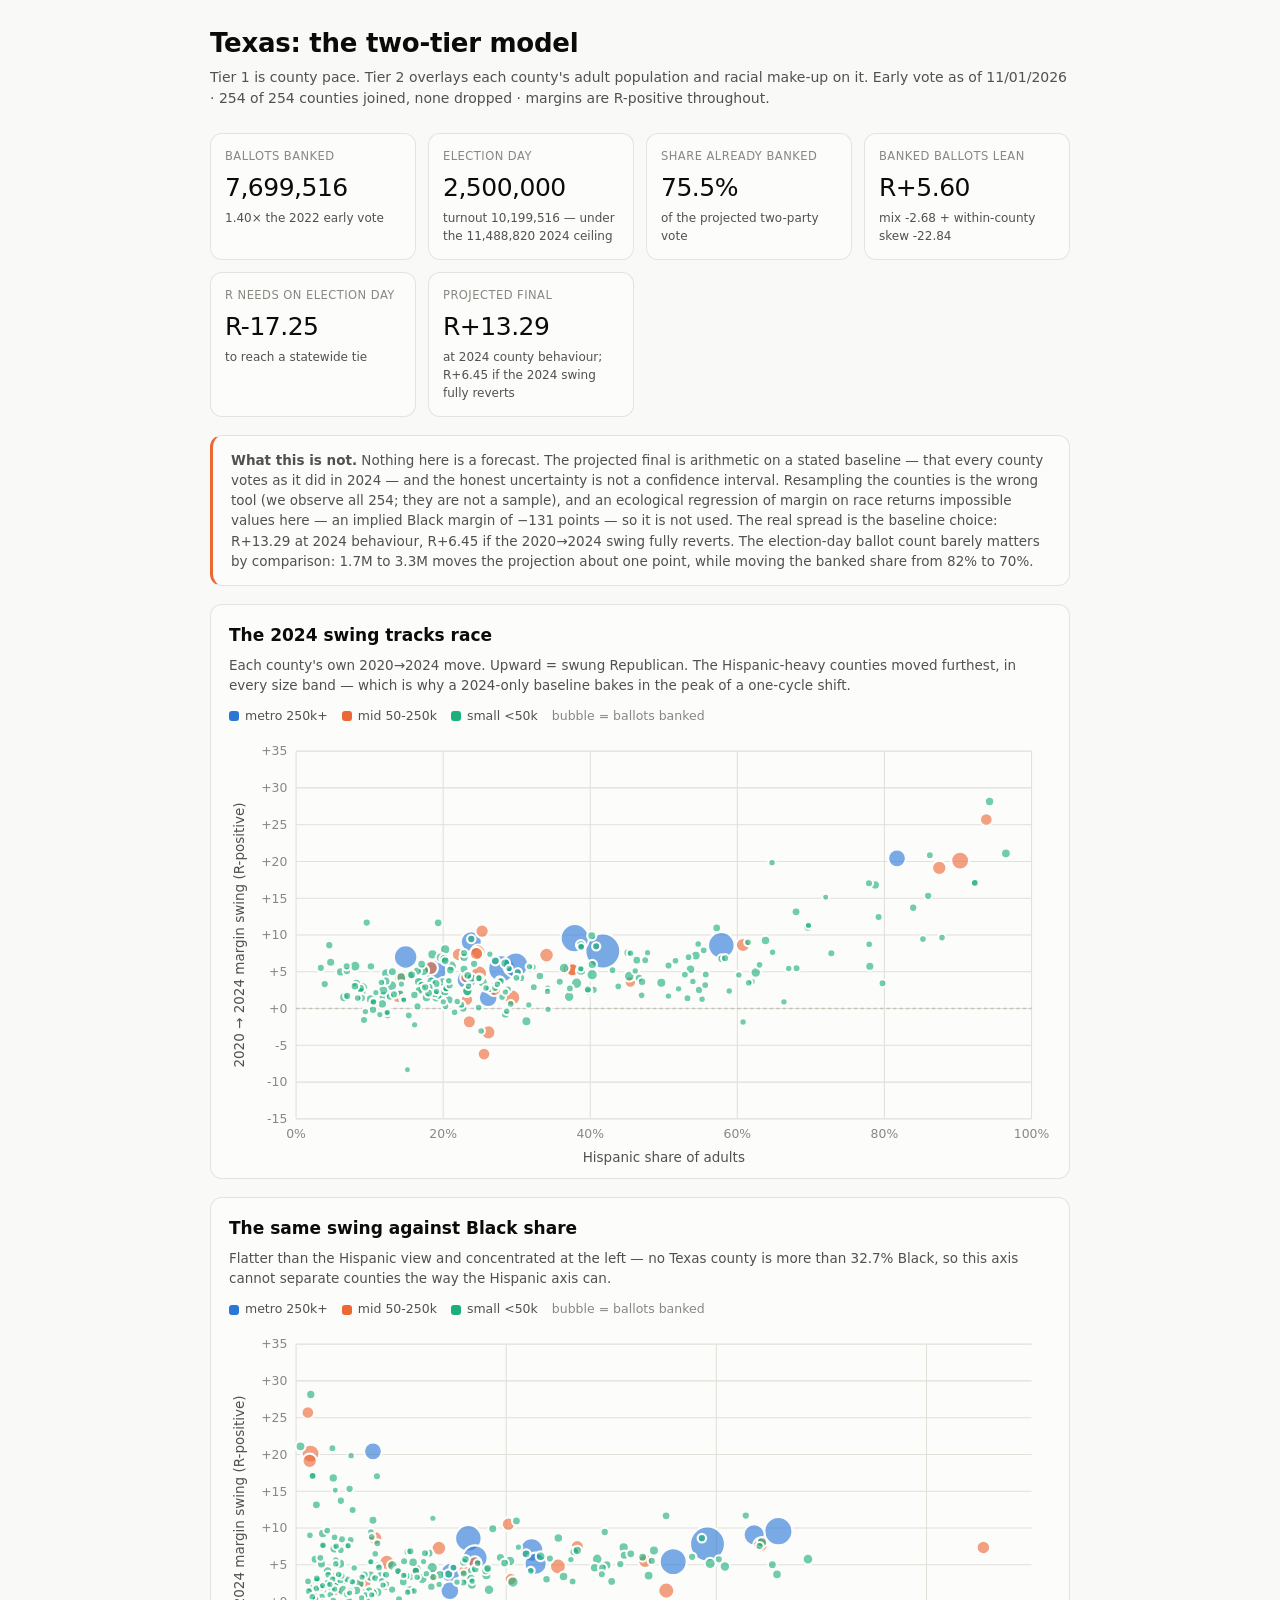
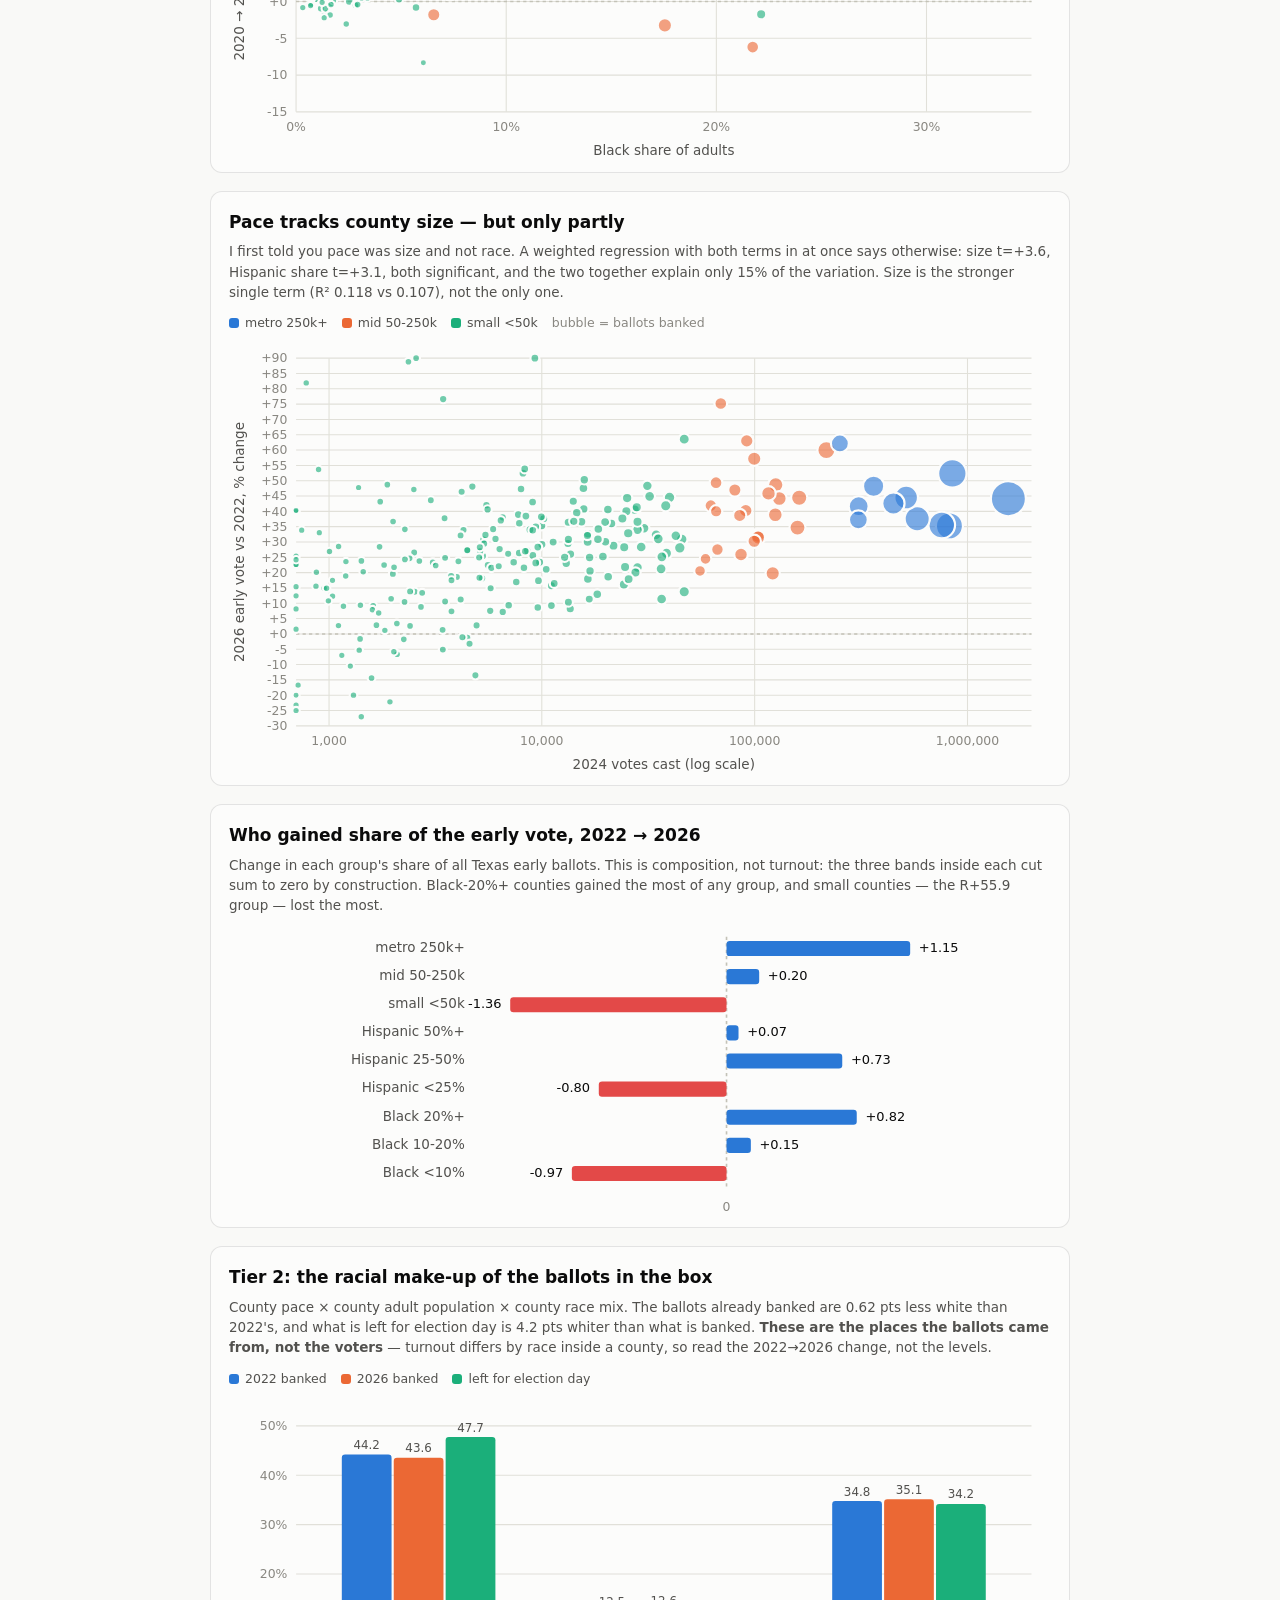
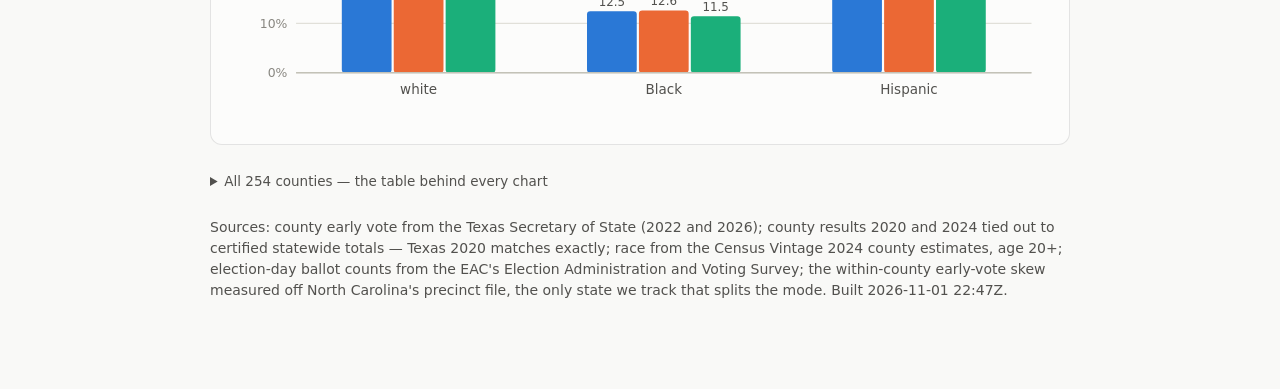
<file: tx-model.html>
<!doctype html>
<html lang="en"><head><meta charset="utf-8">
<meta name="viewport" content="width=device-width, initial-scale=1">
<title>Texas Two-Tier Model</title>
<style>
:root{color-scheme:light;--surface-1:#fcfcfb;--plane:#f9f9f7;--ink:#0b0b0b;
--ink2:#52514e;--muted:#898781;--grid:#e1e0d9;--base:#c3c2b7;
--s1:#2a78d6;--s2:#eb6834;--s3:#1baf7a;--pos:#2a78d6;--neg:#e34948;
--ring:rgba(11,11,11,.10)}
@media (prefers-color-scheme:dark){:root:where(:not([data-theme=light])){color-scheme:dark;
--surface-1:#1a1a19;--plane:#0d0d0d;--ink:#f0efec;--ink2:#c3c2b7;--muted:#898781;
--grid:#2c2c2a;--base:#383835;--s1:#3987e5;--s2:#d95926;--s3:#199e70;
--pos:#3987e5;--neg:#e66767;--ring:rgba(255,255,255,.10)}}
:root[data-theme=dark]{color-scheme:dark;--surface-1:#1a1a19;--plane:#0d0d0d;--ink:#f0efec;
--ink2:#c3c2b7;--muted:#898781;--grid:#2c2c2a;--base:#383835;--s1:#3987e5;--s2:#d95926;
--s3:#199e70;--pos:#3987e5;--neg:#e66767;--ring:rgba(255,255,255,.10)}
*{box-sizing:border-box}
body{margin:0;background:var(--plane);color:var(--ink);
font:15px/1.5 system-ui,-apple-system,"Segoe UI",sans-serif;padding:24px 16px 64px}
.wrap{max-width:860px;margin:0 auto}
h1{font-size:26px;margin:0 0 4px;letter-spacing:-.01em}
.sub{color:var(--ink2);margin:0 0 24px;font-size:14px}
.card{background:var(--surface-1);border:1px solid var(--ring);border-radius:12px;
padding:18px 18px 10px;margin:0 0 18px}
h3{font-size:17px;margin:0 0 6px}
.note{color:var(--ink2);font-size:13.5px;margin:0 0 12px}
svg{width:100%;height:auto;display:block;overflow:visible}
.grid{stroke:var(--grid);stroke-width:1}
.zero{stroke:var(--base);stroke-width:1.5;stroke-dasharray:3 3}
.base{stroke:var(--base);stroke-width:1.5}
.tick{fill:var(--muted);font-size:11.5px;font-variant-numeric:tabular-nums}
.axis{fill:var(--ink2);font-size:12.5px}
.rowlab{fill:var(--ink2);font-size:12.5px}
.val{fill:var(--ink);font-size:12px;font-variant-numeric:tabular-nums}
.val.sm{font-size:11px;fill:var(--ink2)}
.dot{fill-opacity:.62;stroke:var(--surface-1);stroke-width:2}
.dot:hover{fill-opacity:.95}
.s1{fill:var(--s1)} .s2{fill:var(--s2)} .s3{fill:var(--s3)}
.bar.pos{fill:var(--pos)} .bar.neg{fill:var(--neg)}
.legend{display:flex;flex-wrap:wrap;gap:14px;margin:0 0 10px;font-size:12.5px;color:var(--ink2)}
.key{display:inline-flex;align-items:center;gap:6px}
.key i{width:10px;height:10px;border-radius:3px;display:inline-block}
.key i.s1{background:var(--s1)} .key i.s2{background:var(--s2)} .key i.s3{background:var(--s3)}
.key.muted{color:var(--muted)}
.tiles{display:grid;grid-template-columns:repeat(auto-fit,minmax(170px,1fr));gap:12px;margin:0 0 18px}
.tile{background:var(--surface-1);border:1px solid var(--ring);border-radius:12px;padding:14px}
.tl{font-size:11.5px;text-transform:uppercase;letter-spacing:.04em;color:var(--muted)}
.tv{font-size:25px;margin:4px 0 2px;letter-spacing:-.02em}
.ts{font-size:12px;color:var(--ink2)}
#tip{position:fixed;pointer-events:none;opacity:0;transition:opacity .1s;
background:var(--ink);color:var(--surface-1);padding:7px 10px;border-radius:7px;
font-size:12.5px;max-width:300px;z-index:9}
details{margin:0 0 18px}
summary{cursor:pointer;color:var(--ink2);font-size:13.5px;padding:8px 0}
table{width:100%;border-collapse:collapse;font-size:12.5px;
font-variant-numeric:tabular-nums}
th,td{text-align:right;padding:5px 7px;border-bottom:1px solid var(--grid)}
th:first-child,td:first-child{text-align:left}
th{color:var(--muted);font-weight:600;position:sticky;top:0;background:var(--surface-1)}
.scroll{max-height:460px;overflow:auto;border:1px solid var(--ring);border-radius:10px}
.caveat{background:var(--surface-1);border:1px solid var(--ring);border-left:3px solid var(--s2);
border-radius:12px;padding:14px 18px;margin:0 0 18px;font-size:13.5px;color:var(--ink2)}
@media (max-width:640px){body{padding:16px 16px 48px} .tv{font-size:22px}}
</style></head><body><div class="wrap">
<h1>Texas: the two-tier model</h1>
<p class="sub">Tier 1 is county pace. Tier 2 overlays each county's adult population and racial
make-up on it. Early vote as of 11/01/2026 &#183; 254 of 254 counties
joined, none dropped &#183; margins are R-positive throughout.</p>
<div class="tiles"><div class="tile"><div class="tl">ballots banked</div><div class="tv">7,699,516</div><div class="ts">1.40× the 2022 early vote</div></div><div class="tile"><div class="tl">election day</div><div class="tv">2,500,000</div><div class="ts">turnout 10,199,516 — under the 11,488,820 2024 ceiling</div></div><div class="tile"><div class="tl">share already banked</div><div class="tv">75.5%</div><div class="ts">of the projected two-party vote</div></div><div class="tile"><div class="tl">banked ballots lean</div><div class="tv">R+5.60</div><div class="ts">mix -2.68 + within-county skew -22.84</div></div><div class="tile"><div class="tl">R needs on election day</div><div class="tv">R-17.25</div><div class="ts">to reach a statewide tie</div></div><div class="tile"><div class="tl">projected final</div><div class="tv">R+13.29</div><div class="ts">at 2024 county behaviour; R+6.45 if the 2024 swing fully reverts</div></div></div>
<div class="caveat"><strong>What this is not.</strong> Nothing here is a forecast. The projected
final is arithmetic on a stated baseline &mdash; that every county votes as it did in 2024 &mdash;
and the honest uncertainty is not a confidence interval. Resampling the counties is the wrong tool
(we observe all 254; they are not a sample), and an ecological regression of margin on race returns
impossible values here &mdash; an implied Black margin of &minus;131 points &mdash; so it is not
used. The real spread is the baseline choice: R+13.29 at 2024 behaviour, R+6.45 if the 2020&#8594;2024
swing fully reverts. The election-day ballot count barely matters by comparison: 1.7M to 3.3M moves
the projection about one point, while moving the banked share from 82% to 70%.</div>
<figure class="card"><h3>The 2024 swing tracks race</h3><p class="note">Each county's own 2020→2024 move. Upward = swung Republican. The Hispanic-heavy counties moved furthest, in every size band — which is why a 2024-only baseline bakes in the peak of a one-cycle shift.</p><div class="legend"><span class="key"><i class="s1"></i>metro 250k+</span> <span class="key"><i class="s2"></i>mid 50-250k</span> <span class="key"><i class="s3"></i>small &lt;50k</span><span class="key muted">bubble = ballots banked</span></div><svg viewBox="0 0 760 400" role="img" aria-label="The 2024 swing tracks race"><line class="grid" x1="62" x2="742" y1="354.0" y2="354.0"/><text class="tick" x="54" y="358.0" text-anchor="end">-15</text><line class="grid" x1="62" x2="742" y1="320.0" y2="320.0"/><text class="tick" x="54" y="324.0" text-anchor="end">-10</text><line class="grid" x1="62" x2="742" y1="286.0" y2="286.0"/><text class="tick" x="54" y="290.0" text-anchor="end">-5</text><line class="grid" x1="62" x2="742" y1="252.0" y2="252.0"/><text class="tick" x="54" y="256.0" text-anchor="end">+0</text><line class="grid" x1="62" x2="742" y1="218.0" y2="218.0"/><text class="tick" x="54" y="222.0" text-anchor="end">+5</text><line class="grid" x1="62" x2="742" y1="184.0" y2="184.0"/><text class="tick" x="54" y="188.0" text-anchor="end">+10</text><line class="grid" x1="62" x2="742" y1="150.0" y2="150.0"/><text class="tick" x="54" y="154.0" text-anchor="end">+15</text><line class="grid" x1="62" x2="742" y1="116.0" y2="116.0"/><text class="tick" x="54" y="120.0" text-anchor="end">+20</text><line class="grid" x1="62" x2="742" y1="82.0" y2="82.0"/><text class="tick" x="54" y="86.0" text-anchor="end">+25</text><line class="grid" x1="62" x2="742" y1="48.0" y2="48.0"/><text class="tick" x="54" y="52.0" text-anchor="end">+30</text><line class="grid" x1="62" x2="742" y1="14.0" y2="14.0"/><text class="tick" x="54" y="18.0" text-anchor="end">+35</text><line class="grid" x1="62.0" x2="62.0" y1="14" y2="354"/><text class="tick" x="62.0" y="372" text-anchor="middle">0%</text><line class="grid" x1="198.0" x2="198.0" y1="14" y2="354"/><text class="tick" x="198.0" y="372" text-anchor="middle">20%</text><line class="grid" x1="334.0" x2="334.0" y1="14" y2="354"/><text class="tick" x="334.0" y="372" text-anchor="middle">40%</text><line class="grid" x1="470.0" x2="470.0" y1="14" y2="354"/><text class="tick" x="470.0" y="372" text-anchor="middle">60%</text><line class="grid" x1="606.0" x2="606.0" y1="14" y2="354"/><text class="tick" x="606.0" y="372" text-anchor="middle">80%</text><line class="grid" x1="742.0" x2="742.0" y1="14" y2="354"/><text class="tick" x="742.0" y="372" text-anchor="middle">100%</text><line class="zero" x1="62" x2="742" y1="252.0" y2="252.0"/><circle class="dot s1" cx="345.6" cy="198.8" r="16.2" data-t="Harris County &#183; Hispanic share of adults 41.7 &#183; 2020 → 2024 margin swing (R-positive) +7.8 &#183; 1,081,010 banked &#183; pace 1.44"/><circle class="dot s1" cx="319.7" cy="186.9" r="13.1" data-t="Dallas County &#183; Hispanic share of adults 37.9 &#183; 2020 → 2024 margin swing (R-positive) +9.6 &#183; 623,386 banked &#183; pace 1.52"/><circle class="dot s1" cx="252.1" cy="215.1" r="12.5" data-t="Tarrant County &#183; Hispanic share of adults 27.9 &#183; 2020 → 2024 margin swing (R-positive) +5.4 &#183; 555,391 banked &#183; pace 1.35"/><circle class="dot s1" cx="455.2" cy="193.5" r="12.3" data-t="Bexar County &#183; Hispanic share of adults 57.8 &#183; 2020 → 2024 margin swing (R-positive) +8.6 &#183; 525,326 banked &#183; pace 1.36"/><circle class="dot s1" cx="265.1" cy="211.7" r="11.6" data-t="Travis County &#183; Hispanic share of adults 29.9 &#183; 2020 → 2024 margin swing (R-positive) +5.9 &#183; 453,642 banked &#183; pace 1.38"/><circle class="dot s1" cx="163.3" cy="204.3" r="10.9" data-t="Collin County &#183; Hispanic share of adults 14.9 &#183; 2020 → 2024 margin swing (R-positive) +7.0 &#183; 382,559 banked &#183; pace 1.45"/><circle class="dot s1" cx="191.0" cy="217.0" r="10.3" data-t="Denton County &#183; Hispanic share of adults 19.0 &#183; 2020 → 2024 margin swing (R-positive) +5.1 &#183; 324,506 banked &#183; pace 1.43"/><circle class="dot s1" cx="224.0" cy="190.2" r="9.8" data-t="Fort Bend County &#183; Hispanic share of adults 23.8 &#183; 2020 → 2024 margin swing (R-positive) +9.1 &#183; 277,280 banked &#183; pace 1.48"/><circle class="dot s1" cx="219.6" cy="225.3" r="9.2" data-t="Williamson County &#183; Hispanic share of adults 23.2 &#183; 2020 → 2024 margin swing (R-positive) +3.9 &#183; 232,693 banked &#183; pace 1.42"/><circle class="dot s1" cx="239.6" cy="242.0" r="8.7" data-t="Montgomery County &#183; Hispanic share of adults 26.1 &#183; 2020 → 2024 margin swing (R-positive) +1.5 &#183; 192,293 banked &#183; pace 1.37"/><circle class="dot s2" cx="676.0" cy="115.2" r="8.3" data-t="Hidalgo County &#183; Hispanic share of adults 90.3 &#183; 2020 → 2024 margin swing (R-positive) +20.1 &#183; 166,613 banked &#183; pace 1.60"/><circle class="dot s1" cx="617.6" cy="113.1" r="8.3" data-t="El Paso County &#183; Hispanic share of adults 81.7 &#183; 2020 → 2024 margin swing (R-positive) +20.4 &#183; 163,554 banked &#183; pace 1.62"/><circle class="dot s2" cx="261.9" cy="241.9" r="7.5" data-t="Brazoria County &#183; Hispanic share of adults 29.4 &#183; 2020 → 2024 margin swing (R-positive) +1.5 &#183; 117,056 banked &#183; pace 1.44"/><circle class="dot s2" cx="231.2" cy="219.5" r="7.4" data-t="Galveston County &#183; Hispanic share of adults 24.9 &#183; 2020 → 2024 margin swing (R-positive) +4.8 &#183; 110,859 banked &#183; pace 1.35"/><circle class="dot s2" cx="315.6" cy="215.8" r="7.1" data-t="Hays County &#183; Hispanic share of adults 37.3 &#183; 2020 → 2024 margin swing (R-positive) +5.3 &#183; 98,053 banked &#183; pace 1.49"/><circle class="dot s2" cx="230.4" cy="199.6" r="6.8" data-t="Bell County &#183; Hispanic share of adults 24.8 &#183; 2020 → 2024 margin swing (R-positive) +7.7 &#183; 83,393 banked &#183; pace 1.44"/><circle class="dot s2" cx="293.6" cy="202.6" r="6.8" data-t="Lubbock County &#183; Hispanic share of adults 34.1 &#183; 2020 → 2024 margin swing (R-positive) +7.3 &#183; 82,952 banked &#183; pace 1.39"/><circle class="dot s2" cx="656.7" cy="121.9" r="6.7" data-t="Cameron County &#183; Hispanic share of adults 87.5 &#183; 2020 → 2024 margin swing (R-positive) +19.1 &#183; 80,027 banked &#183; pace 1.46"/><circle class="dot s2" cx="475.2" cy="193.2" r="6.6" data-t="Nueces County &#183; Hispanic share of adults 60.8 &#183; 2020 → 2024 margin swing (R-positive) +8.6 &#183; 73,669 banked &#183; pace 1.20"/><circle class="dot s2" cx="239.8" cy="274.0" r="6.6" data-t="Ellis County &#183; Hispanic share of adults 26.1 &#183; 2020 → 2024 margin swing (R-positive) -3.2 &#183; 71,842 banked &#183; pace 1.57"/><circle class="dot s2" cx="245.3" cy="233.9" r="6.5" data-t="Comal County &#183; Hispanic share of adults 26.9 &#183; 2020 → 2024 margin swing (R-positive) +2.7 &#183; 70,334 banked &#183; pace 1.32"/><circle class="dot s2" cx="186.6" cy="214.5" r="6.5" data-t="Smith County &#183; Hispanic share of adults 18.3 &#183; 2020 → 2024 margin swing (R-positive) +5.5 &#183; 67,884 banked &#183; pace 1.31"/><circle class="dot s2" cx="212.3" cy="202.0" r="6.3" data-t="Jefferson County &#183; Hispanic share of adults 22.1 &#183; 2020 → 2024 margin swing (R-positive) +7.4 &#183; 59,938 banked &#183; pace 1.26"/><circle class="dot s2" cx="156.5" cy="240.8" r="6.2" data-t="Parker County &#183; Hispanic share of adults 13.9 &#183; 2020 → 2024 margin swing (R-positive) +1.6 &#183; 59,331 banked &#183; pace 1.40"/><circle class="dot s2" cx="234.0" cy="180.5" r="6.2" data-t="Brazos County &#183; Hispanic share of adults 25.3 &#183; 2020 → 2024 margin swing (R-positive) +10.5 &#183; 58,702 banked &#183; pace 1.63"/><circle class="dot s2" cx="228.8" cy="201.2" r="6.2" data-t="McLennan County &#183; Hispanic share of adults 24.5 &#183; 2020 → 2024 margin swing (R-positive) +7.5 &#183; 58,660 banked &#183; pace 1.30"/><circle class="dot s2" cx="222.2" cy="264.2" r="6.1" data-t="Johnson County &#183; Hispanic share of adults 23.6 &#183; 2020 → 2024 margin swing (R-positive) -1.8 &#183; 54,840 banked &#183; pace 1.47"/><circle class="dot s2" cx="317.7" cy="216.2" r="6.1" data-t="Guadalupe County &#183; Hispanic share of adults 37.6 &#183; 2020 → 2024 margin swing (R-positive) +5.3 &#183; 53,941 banked &#183; pace 1.39"/><circle class="dot s2" cx="235.8" cy="294.1" r="5.9" data-t="Kaufman County &#183; Hispanic share of adults 25.6 &#183; 2020 → 2024 margin swing (R-positive) -6.2 &#183; 47,422 banked &#183; pace 1.75"/><circle class="dot s2" cx="700.2" cy="77.2" r="5.9" data-t="Webb County &#183; Hispanic share of adults 93.9 &#183; 2020 → 2024 margin swing (R-positive) +25.7 &#183; 46,271 banked &#183; pace 1.49"/><circle class="dot s2" cx="196.0" cy="231.2" r="5.8" data-t="Rockwall County &#183; Hispanic share of adults 19.7 &#183; 2020 → 2024 margin swing (R-positive) +3.1 &#183; 43,557 banked &#183; pace 1.42"/><circle class="dot s2" cx="220.0" cy="243.8" r="5.8" data-t="Randall County &#183; Hispanic share of adults 23.2 &#183; 2020 → 2024 margin swing (R-positive) +1.2 &#183; 42,004 banked &#183; pace 1.28"/><circle class="dot s2" cx="158.2" cy="223.7" r="5.7" data-t="Grayson County &#183; Hispanic share of adults 14.2 &#183; 2020 → 2024 margin swing (R-positive) +4.2 &#183; 41,083 banked &#183; pace 1.40"/><circle class="dot s2" cx="219.2" cy="223.5" r="5.4" data-t="Taylor County &#183; Hispanic share of adults 23.1 &#183; 2020 → 2024 margin swing (R-positive) +4.2 &#183; 31,869 banked &#183; pace 1.21"/><circle class="dot s2" cx="371.1" cy="227.5" r="5.4" data-t="Midland County &#183; Hispanic share of adults 45.5 &#183; 2020 → 2024 margin swing (R-positive) +3.6 &#183; 31,740 banked &#183; pace 1.24"/><circle class="dot s3" cx="335.8" cy="220.7" r="5.3" data-t="Bastrop County &#183; Hispanic share of adults 40.3 &#183; 2020 → 2024 margin swing (R-positive) +4.6 &#183; 28,813 banked &#183; pace 1.45"/><circle class="dot s3" cx="321.4" cy="228.6" r="5.3" data-t="Tom Green County &#183; Hispanic share of adults 38.1 &#183; 2020 → 2024 margin swing (R-positive) +3.4 &#183; 27,087 banked &#183; pace 1.31"/><circle class="dot s3" cx="189.4" cy="234.0" r="5.3" data-t="Wichita County &#183; Hispanic share of adults 18.7 &#183; 2020 → 2024 margin swing (R-positive) +2.6 &#183; 26,926 banked &#183; pace 1.28"/><circle class="dot s3" cx="179.8" cy="216.8" r="5.2" data-t="Gregg County &#183; Hispanic share of adults 17.3 &#183; 2020 → 2024 margin swing (R-positive) +5.2 &#183; 26,620 banked &#183; pace 1.14"/><circle class="dot s3" cx="191.8" cy="241.3" r="5.2" data-t="Wise County &#183; Hispanic share of adults 19.1 &#183; 2020 → 2024 margin swing (R-positive) +1.6 &#183; 24,715 banked &#183; pace 1.42"/><circle class="dot s3" cx="195.9" cy="233.5" r="5.1" data-t="Hunt County &#183; Hispanic share of adults 19.7 &#183; 2020 → 2024 margin swing (R-positive) +2.7 &#183; 23,670 banked &#183; pace 1.64"/><circle class="dot s3" cx="150.4" cy="230.8" r="5.1" data-t="Henderson County &#183; Hispanic share of adults 13.0 &#183; 2020 → 2024 margin swing (R-positive) +3.1 &#183; 22,751 banked &#183; pace 1.26"/><circle class="dot s3" cx="205.8" cy="212.6" r="5.0" data-t="Angelina County &#183; Hispanic share of adults 21.1 &#183; 2020 → 2024 margin swing (R-positive) +5.8 &#183; 20,374 banked &#183; pace 1.32"/><circle class="dot s3" cx="219.8" cy="236.2" r="5.0" data-t="Kendall County &#183; Hispanic share of adults 23.2 &#183; 2020 → 2024 margin swing (R-positive) +2.3 &#183; 20,084 banked &#183; pace 1.28"/><circle class="dot s3" cx="143.3" cy="240.8" r="5.0" data-t="Hood County &#183; Hispanic share of adults 11.9 &#183; 2020 → 2024 margin swing (R-positive) +1.6 &#183; 19,977 banked &#183; pace 1.11"/><circle class="dot s3" cx="123.7" cy="232.5" r="5.0" data-t="Orange County &#183; Hispanic share of adults 9.1 &#183; 2020 → 2024 margin swing (R-positive) +2.9 &#183; 19,958 banked &#183; pace 1.21"/><circle class="dot s3" cx="370.1" cy="222.0" r="5.0" data-t="Victoria County &#183; Hispanic share of adults 45.3 &#183; 2020 → 2024 margin swing (R-positive) +4.4 &#183; 19,860 banked &#183; pace 1.31"/><circle class="dot s3" cx="309.8" cy="214.5" r="5.0" data-t="Potter County &#183; Hispanic share of adults 36.4 &#183; 2020 → 2024 margin swing (R-positive) +5.5 &#183; 19,632 banked &#183; pace 1.45"/><circle class="dot s3" cx="116.6" cy="212.8" r="5.0" data-t="Bowie County &#183; Hispanic share of adults 8.0 &#183; 2020 → 2024 margin swing (R-positive) +5.8 &#183; 19,613 banked &#183; pace 1.25"/><circle class="dot s3" cx="314.5" cy="241.1" r="4.9" data-t="Liberty County &#183; Hispanic share of adults 37.1 &#183; 2020 → 2024 margin swing (R-positive) +1.6 &#183; 19,578 banked &#183; pace 1.48"/><circle class="dot s3" cx="487.0" cy="218.7" r="4.9" data-t="Ector County &#183; Hispanic share of adults 62.5 &#183; 2020 → 2024 margin swing (R-positive) +4.9 &#183; 19,483 banked &#183; pace 1.32"/><circle class="dot s3" cx="145.4" cy="219.6" r="4.9" data-t="Harrison County &#183; Hispanic share of adults 12.3 &#183; 2020 → 2024 margin swing (R-positive) +4.8 &#183; 19,376 banked &#183; pace 1.34"/><circle class="dot s3" cx="200.0" cy="235.7" r="4.9" data-t="Burnet County &#183; Hispanic share of adults 20.3 &#183; 2020 → 2024 margin swing (R-positive) +2.4 &#183; 18,930 banked &#183; pace 1.34"/><circle class="dot s3" cx="220.4" cy="235.7" r="4.9" data-t="Kerr County &#183; Hispanic share of adults 23.3 &#183; 2020 → 2024 margin swing (R-positive) +2.4 &#183; 18,909 banked &#183; pace 1.22"/><circle class="dot s3" cx="199.8" cy="197.3" r="4.8" data-t="Walker County &#183; Hispanic share of adults 20.3 &#183; 2020 → 2024 margin swing (R-positive) +8.1 &#183; 16,578 banked &#183; pace 1.44"/><circle class="dot s3" cx="325.5" cy="217.0" r="4.8" data-t="Wilson County &#183; Hispanic share of adults 38.8 &#183; 2020 → 2024 margin swing (R-positive) +5.2 &#183; 16,562 banked &#183; pace 1.41"/><circle class="dot s3" cx="188.1" cy="202.0" r="4.8" data-t="Nacogdoches County &#183; Hispanic share of adults 18.6 &#183; 2020 → 2024 margin swing (R-positive) +7.4 &#183; 15,761 banked &#183; pace 1.33"/><circle class="dot s3" cx="234.5" cy="227.7" r="4.7" data-t="Chambers County &#183; Hispanic share of adults 25.4 &#183; 2020 → 2024 margin swing (R-positive) +3.6 &#183; 15,012 banked &#183; pace 1.40"/><circle class="dot s3" cx="106.5" cy="241.5" r="4.7" data-t="Hardin County &#183; Hispanic share of adults 6.5 &#183; 2020 → 2024 margin swing (R-positive) +1.6 &#183; 14,933 banked &#183; pace 1.37"/><circle class="dot s3" cx="399.7" cy="228.2" r="4.7" data-t="Medina County &#183; Hispanic share of adults 49.7 &#183; 2020 → 2024 margin swing (R-positive) +3.5 &#183; 14,882 banked &#183; pace 1.22"/><circle class="dot s3" cx="142.6" cy="235.3" r="4.7" data-t="Van Zandt County &#183; Hispanic share of adults 11.9 &#183; 2020 → 2024 margin swing (R-positive) +2.5 &#183; 14,317 banked &#183; pace 1.41"/><circle class="dot s3" cx="195.8" cy="204.9" r="4.7" data-t="Coryell County &#183; Hispanic share of adults 19.7 &#183; 2020 → 2024 margin swing (R-positive) +6.9 &#183; 14,167 banked &#183; pace 1.38"/><circle class="dot s3" cx="131.1" cy="243.4" r="4.7" data-t="Wood County &#183; Hispanic share of adults 10.2 &#183; 2020 → 2024 margin swing (R-positive) +1.3 &#183; 13,788 banked &#183; pace 1.28"/><circle class="dot s3" cx="275.0" cy="263.8" r="4.7" data-t="Waller County &#183; Hispanic share of adults 31.3 &#183; 2020 → 2024 margin swing (R-positive) -1.7 &#183; 13,673 banked &#183; pace 1.20"/><circle class="dot s3" cx="159.4" cy="223.0" r="4.7" data-t="Polk County &#183; Hispanic share of adults 14.3 &#183; 2020 → 2024 margin swing (R-positive) +4.3 &#183; 13,528 banked &#183; pace 1.16"/><circle class="dot s3" cx="431.6" cy="203.0" r="4.6" data-t="San Patricio County &#183; Hispanic share of adults 54.4 &#183; 2020 → 2024 margin swing (R-positive) +7.2 &#183; 13,010 banked &#183; pace 1.18"/><circle class="dot s3" cx="177.1" cy="228.0" r="4.6" data-t="Rusk County &#183; Hispanic share of adults 16.9 &#183; 2020 → 2024 margin swing (R-positive) +3.5 &#183; 12,020 banked &#183; pace 1.29"/><circle class="dot s3" cx="718.3" cy="108.5" r="4.6" data-t="Starr County &#183; Hispanic share of adults 96.5 &#183; 2020 → 2024 margin swing (R-positive) +21.1 &#183; 11,866 banked &#183; pace 1.30"/><circle class="dot s3" cx="117.6" cy="228.9" r="4.5" data-t="Lamar County &#183; Hispanic share of adults 8.2 &#183; 2020 → 2024 margin swing (R-positive) +3.4 &#183; 11,505 banked &#183; pace 1.36"/><circle class="dot s3" cx="426.7" cy="215.6" r="4.5" data-t="Caldwell County &#183; Hispanic share of adults 53.6 &#183; 2020 → 2024 margin swing (R-positive) +5.3 &#183; 11,233 banked &#183; pace 1.48"/><circle class="dot s3" cx="167.7" cy="220.8" r="4.5" data-t="Washington County &#183; Hispanic share of adults 15.6 &#183; 2020 → 2024 margin swing (R-positive) +4.6 &#183; 11,204 banked &#183; pace 1.13"/><circle class="dot s3" cx="194.6" cy="239.4" r="4.5" data-t="Gillespie County &#183; Hispanic share of adults 19.5 &#183; 2020 → 2024 margin swing (R-positive) +1.9 &#183; 11,018 banked &#183; pace 1.33"/><circle class="dot s3" cx="187.0" cy="226.9" r="4.5" data-t="Anderson County &#183; Hispanic share of adults 18.4 &#183; 2020 → 2024 margin swing (R-positive) +3.7 &#183; 10,906 banked &#183; pace 1.25"/><circle class="dot s3" cx="182.6" cy="241.8" r="4.5" data-t="Cooke County &#183; Hispanic share of adults 17.7 &#183; 2020 → 2024 margin swing (R-positive) +1.5 &#183; 10,739 banked &#183; pace 1.41"/><circle class="dot s3" cx="122.6" cy="236.7" r="4.5" data-t="Upshur County &#183; Hispanic share of adults 8.9 &#183; 2020 → 2024 margin swing (R-positive) +2.2 &#183; 10,667 banked &#183; pace 1.30"/><circle class="dot s3" cx="255.5" cy="210.1" r="4.5" data-t="Navarro County &#183; Hispanic share of adults 28.5 &#183; 2020 → 2024 margin swing (R-positive) +6.2 &#183; 10,521 banked &#183; pace 1.37"/><circle class="dot s3" cx="325.3" cy="193.2" r="4.5" data-t="Wharton County &#183; Hispanic share of adults 38.7 &#183; 2020 → 2024 margin swing (R-positive) +8.7 &#183; 10,480 banked &#183; pace 1.18"/><circle class="dot s3" cx="199.0" cy="205.9" r="4.5" data-t="Cherokee County &#183; Hispanic share of adults 20.1 &#183; 2020 → 2024 margin swing (R-positive) +6.8 &#183; 10,434 banked &#183; pace 1.19"/><circle class="dot s3" cx="496.0" cy="189.0" r="4.5" data-t="Atascosa County &#183; Hispanic share of adults 63.8 &#183; 2020 → 2024 margin swing (R-positive) +9.3 &#183; 10,381 banked &#183; pace 1.34"/><circle class="dot s3" cx="197.9" cy="227.4" r="4.5" data-t="Erath County &#183; Hispanic share of adults 20.0 &#183; 2020 → 2024 margin swing (R-positive) +3.6 &#183; 10,119 banked &#183; pace 1.31"/><circle class="dot s3" cx="141.8" cy="247.7" r="4.4" data-t="Llano County &#183; Hispanic share of adults 11.7 &#183; 2020 → 2024 margin swing (R-positive) +0.6 &#183; 9,878 banked &#183; pace 1.26"/><circle class="dot s3" cx="703.2" cy="60.6" r="4.4" data-t="Maverick County &#183; Hispanic share of adults 94.3 &#183; 2020 → 2024 margin swing (R-positive) +28.1 &#183; 9,705 banked &#183; pace 1.41"/><circle class="dot s3" cx="175.3" cy="227.2" r="4.4" data-t="Hopkins County &#183; Hispanic share of adults 16.7 &#183; 2020 → 2024 margin swing (R-positive) +3.6 &#183; 9,437 banked &#183; pace 1.25"/><circle class="dot s3" cx="231.5" cy="224.0" r="4.4" data-t="Austin County &#183; Hispanic share of adults 24.9 &#183; 2020 → 2024 margin swing (R-positive) +4.1 &#183; 9,392 banked &#183; pace 1.37"/><circle class="dot s3" cx="597.5" cy="137.7" r="4.4" data-t="Val Verde County &#183; Hispanic share of adults 78.8 &#183; 2020 → 2024 margin swing (R-positive) +16.8 &#183; 9,306 banked &#183; pace 1.40"/><circle class="dot s3" cx="203.3" cy="244.0" r="4.4" data-t="Brown County &#183; Hispanic share of adults 20.8 &#183; 2020 → 2024 margin swing (R-positive) +1.2 &#183; 9,025 banked &#183; pace 1.21"/><circle class="dot s3" cx="103.2" cy="218.1" r="4.4" data-t="Jasper County &#183; Hispanic share of adults 6.1 &#183; 2020 → 2024 margin swing (R-positive) +5.0 &#183; 8,938 banked &#183; pace 1.50"/><circle class="dot s3" cx="224.2" cy="223.7" r="4.4" data-t="Aransas County &#183; Hispanic share of adults 23.9 &#183; 2020 → 2024 margin swing (R-positive) +4.2 &#183; 8,526 banked &#183; pace 1.23"/><circle class="dot s3" cx="145.0" cy="226.6" r="4.3" data-t="Fannin County &#183; Hispanic share of adults 12.2 &#183; 2020 → 2024 margin swing (R-positive) +3.7 &#183; 8,433 banked &#183; pace 1.32"/><circle class="dot s3" cx="335.9" cy="211.3" r="4.3" data-t="Matagorda County &#183; Hispanic share of adults 40.3 &#183; 2020 → 2024 margin swing (R-positive) +6.0 &#183; 8,411 banked &#183; pace 1.36"/><circle class="dot s3" cx="199.6" cy="236.4" r="4.3" data-t="Bandera County &#183; Hispanic share of adults 20.2 &#183; 2020 → 2024 margin swing (R-positive) +2.3 &#183; 7,986 banked &#183; pace 1.08"/><circle class="dot s3" cx="94.0" cy="209.2" r="4.3" data-t="Cass County &#183; Hispanic share of adults 4.7 &#183; 2020 → 2024 margin swing (R-positive) +6.3 &#183; 7,699 banked &#183; pace 1.37"/><circle class="dot s3" cx="592.5" cy="212.9" r="4.3" data-t="Jim Wells County &#183; Hispanic share of adults 78.0 &#183; 2020 → 2024 margin swing (R-positive) +5.8 &#183; 7,674 banked &#183; pace 1.30"/><circle class="dot s3" cx="217.4" cy="204.7" r="4.3" data-t="Grimes County &#183; Hispanic share of adults 22.9 &#183; 2020 → 2024 margin swing (R-positive) +7.0 &#183; 7,330 banked &#183; pace 1.43"/><circle class="dot s3" cx="178.5" cy="230.6" r="4.3" data-t="San Jacinto County &#183; Hispanic share of adults 17.1 &#183; 2020 → 2024 margin swing (R-positive) +3.1 &#183; 7,151 banked &#183; pace 1.25"/><circle class="dot s3" cx="191.3" cy="228.8" r="4.3" data-t="Fayette County &#183; Hispanic share of adults 19.0 &#183; 2020 → 2024 margin swing (R-positive) +3.4 &#183; 7,150 banked &#183; pace 1.31"/><circle class="dot s3" cx="202.8" cy="228.3" r="4.2" data-t="Hill County &#183; Hispanic share of adults 20.7 &#183; 2020 → 2024 margin swing (R-positive) +3.5 &#183; 6,889 banked &#183; pace 1.11"/><circle class="dot s3" cx="190.2" cy="238.2" r="4.2" data-t="Lampasas County &#183; Hispanic share of adults 18.9 &#183; 2020 → 2024 margin swing (R-positive) +2.0 &#183; 6,702 banked &#183; pace 1.30"/><circle class="dot s3" cx="217.3" cy="215.7" r="4.2" data-t="Milam County &#183; Hispanic share of adults 22.8 &#183; 2020 → 2024 margin swing (R-positive) +5.3 &#183; 6,643 banked &#183; pace 1.16"/><circle class="dot s3" cx="246.2" cy="207.9" r="4.2" data-t="Colorado County &#183; Hispanic share of adults 27.1 &#183; 2020 → 2024 margin swing (R-positive) +6.5 &#183; 6,428 banked &#183; pace 1.35"/><circle class="dot s3" cx="335.4" cy="184.7" r="4.2" data-t="Titus County &#183; Hispanic share of adults 40.2 &#183; 2020 → 2024 margin swing (R-positive) +9.9 &#183; 6,418 banked &#183; pace 1.38"/><circle class="dot s3" cx="524.3" cy="162.6" r="4.2" data-t="Uvalde County &#183; Hispanic share of adults 68.0 &#183; 2020 → 2024 margin swing (R-positive) +13.2 &#183; 6,354 banked &#183; pace 1.23"/><circle class="dot s3" cx="535.2" cy="176.9" r="4.2" data-t="Kleberg County &#183; Hispanic share of adults 69.6 &#183; 2020 → 2024 margin swing (R-positive) +11.1 &#183; 6,233 banked &#183; pace 1.29"/><circle class="dot s3" cx="174.2" cy="217.3" r="4.2" data-t="Blanco County &#183; Hispanic share of adults 16.5 &#183; 2020 → 2024 margin swing (R-positive) +5.1 &#183; 6,143 banked &#183; pace 1.27"/><circle class="dot s3" cx="185.0" cy="232.5" r="4.2" data-t="Palo Pinto County &#183; Hispanic share of adults 18.1 &#183; 2020 → 2024 margin swing (R-positive) +2.9 &#183; 5,906 banked &#183; pace 1.10"/><circle class="dot s3" cx="133.9" cy="247.3" r="4.1" data-t="Montague County &#183; Hispanic share of adults 10.6 &#183; 2020 → 2024 margin swing (R-positive) +0.7 &#183; 5,581 banked &#183; pace 1.09"/><circle class="dot s3" cx="178.8" cy="233.9" r="4.1" data-t="Lavaca County &#183; Hispanic share of adults 17.2 &#183; 2020 → 2024 margin swing (R-positive) +2.7 &#183; 5,490 banked &#183; pace 1.21"/><circle class="dot s3" cx="455.5" cy="206.0" r="4.1" data-t="Hale County &#183; Hispanic share of adults 57.9 &#183; 2020 → 2024 margin swing (R-positive) +6.8 &#183; 5,427 banked &#183; pace 9.37"/><circle class="dot s3" cx="193.4" cy="172.7" r="4.1" data-t="Robertson County &#183; Hispanic share of adults 19.3 &#183; 2020 → 2024 margin swing (R-positive) +11.7 &#183; 5,405 banked &#183; pace 1.52"/><circle class="dot s3" cx="168.8" cy="220.8" r="4.1" data-t="Freestone County &#183; Hispanic share of adults 15.7 &#183; 2020 → 2024 margin swing (R-positive) +4.6 &#183; 5,386 banked &#183; pace 1.43"/><circle class="dot s3" cx="204.7" cy="216.4" r="4.1" data-t="Burleson County &#183; Hispanic share of adults 21.0 &#183; 2020 → 2024 margin swing (R-positive) +5.2 &#183; 5,361 banked &#183; pace 1.35"/><circle class="dot s3" cx="450.9" cy="177.5" r="4.1" data-t="Bee County &#183; Hispanic share of adults 57.2 &#183; 2020 → 2024 margin swing (R-positive) +11.0 &#183; 5,315 banked &#183; pace 1.34"/><circle class="dot s3" cx="379.1" cy="223.8" r="4.1" data-t="Howard County &#183; Hispanic share of adults 46.6 &#183; 2020 → 2024 margin swing (R-positive) +4.1 &#183; 5,215 banked &#183; pace 1.17"/><circle class="dot s3" cx="121.6" cy="233.4" r="4.1" data-t="Panola County &#183; Hispanic share of adults 8.8 &#183; 2020 → 2024 margin swing (R-positive) +2.7 &#183; 5,203 banked &#183; pace 1.16"/><circle class="dot s3" cx="377.0" cy="207.3" r="4.1" data-t="Gonzales County &#183; Hispanic share of adults 46.3 &#183; 2020 → 2024 margin swing (R-positive) +6.6 &#183; 5,199 banked &#183; pace 1.39"/><circle class="dot s3" cx="199.9" cy="207.9" r="4.1" data-t="Limestone County &#183; Hispanic share of adults 20.3 &#183; 2020 → 2024 margin swing (R-positive) +6.5 &#183; 5,005 banked &#183; pace 1.26"/><circle class="dot s3" cx="151.1" cy="217.9" r="4.1" data-t="Houston County &#183; Hispanic share of adults 13.1 &#183; 2020 → 2024 margin swing (R-positive) +5.0 &#183; 4,998 banked &#183; pace 1.23"/><circle class="dot s3" cx="184.5" cy="237.7" r="4.1" data-t="Young County &#183; Hispanic share of adults 18.0 &#183; 2020 → 2024 margin swing (R-positive) +2.1 &#183; 4,997 banked &#183; pace 1.54"/><circle class="dot s3" cx="220.8" cy="221.3" r="4.1" data-t="Lee County &#183; Hispanic share of adults 23.4 &#183; 2020 → 2024 margin swing (R-positive) +4.5 &#183; 4,989 banked &#183; pace 1.38"/><circle class="dot s3" cx="175.8" cy="235.2" r="4.1" data-t="Bosque County &#183; Hispanic share of adults 16.7 &#183; 2020 → 2024 margin swing (R-positive) +2.5 &#183; 4,820 banked &#183; pace 1.28"/><circle class="dot s3" cx="178.1" cy="211.0" r="4.1" data-t="Shelby County &#183; Hispanic share of adults 17.1 &#183; 2020 → 2024 margin swing (R-positive) +6.0 &#183; 4,683 banked &#183; pace 1.38"/><circle class="dot s3" cx="381.9" cy="227.2" r="4.0" data-t="Hockley County &#183; Hispanic share of adults 47.0 &#183; 2020 → 2024 margin swing (R-positive) +3.6 &#183; 4,569 banked &#183; pace 1.47"/><circle class="dot s3" cx="216.5" cy="251.9" r="4.0" data-t="Hutchinson County &#183; Hispanic share of adults 22.7 &#183; 2020 → 2024 margin swing (R-positive) +0.0 &#183; 4,449 banked &#183; pace 1.22"/><circle class="dot s3" cx="116.4" cy="231.3" r="4.0" data-t="Tyler County &#183; Hispanic share of adults 8.0 &#183; 2020 → 2024 margin swing (R-positive) +3.0 &#183; 4,345 banked &#183; pace 1.09"/><circle class="dot s3" cx="287.4" cy="221.8" r="4.0" data-t="DeWitt County &#183; Hispanic share of adults 33.1 &#183; 2020 → 2024 margin swing (R-positive) +4.4 &#183; 4,300 banked &#183; pace 1.26"/><circle class="dot s3" cx="368.6" cy="200.4" r="4.0" data-t="Calhoun County &#183; Hispanic share of adults 45.1 &#183; 2020 → 2024 margin swing (R-positive) +7.6 &#183; 4,188 banked &#183; pace 1.36"/><circle class="dot s3" cx="131.2" cy="213.0" r="4.0" data-t="Trinity County &#183; Hispanic share of adults 10.2 &#183; 2020 → 2024 margin swing (R-positive) +5.7 &#183; 4,187 banked &#183; pace 1.23"/><circle class="dot s3" cx="158.3" cy="238.2" r="4.0" data-t="Leon County &#183; Hispanic share of adults 14.2 &#183; 2020 → 2024 margin swing (R-positive) +2.0 &#183; 4,144 banked &#183; pace 1.34"/><circle class="dot s3" cx="255.5" cy="257.5" r="4.0" data-t="Gray County &#183; Hispanic share of adults 28.5 &#183; 2020 → 2024 margin swing (R-positive) -0.8 &#183; 3,930 banked &#183; pace 1.17"/><circle class="dot s3" cx="171.4" cy="239.5" r="4.0" data-t="Eastland County &#183; Hispanic share of adults 16.1 &#183; 2020 → 2024 margin swing (R-positive) +1.8 &#183; 3,873 banked &#183; pace 1.27"/><circle class="dot s3" cx="133.1" cy="253.2" r="4.0" data-t="Callahan County &#183; Hispanic share of adults 10.5 &#183; 2020 → 2024 margin swing (R-positive) -0.2 &#183; 3,631 banked &#183; pace 1.09"/><circle class="dot s3" cx="122.8" cy="242.3" r="3.9" data-t="Rains County &#183; Hispanic share of adults 8.9 &#183; 2020 → 2024 margin swing (R-positive) +1.4 &#183; 3,581 banked &#183; pace 1.07"/><circle class="dot s3" cx="240.6" cy="233.8" r="3.9" data-t="Comanche County &#183; Hispanic share of adults 26.3 &#183; 2020 → 2024 margin swing (R-positive) +2.7 &#183; 3,530 banked &#183; pace 1.38"/><circle class="dot s3" cx="337.1" cy="234.7" r="3.9" data-t="Gaines County &#183; Hispanic share of adults 40.5 &#183; 2020 → 2024 margin swing (R-positive) +2.5 &#183; 3,447 banked &#183; pace 1.37"/><circle class="dot s3" cx="181.3" cy="232.4" r="3.9" data-t="Somervell County &#183; Hispanic share of adults 17.5 &#183; 2020 → 2024 margin swing (R-positive) +2.9 &#183; 3,312 banked &#183; pace 1.25"/><circle class="dot s3" cx="224.0" cy="187.7" r="3.9" data-t="Camp County &#183; Hispanic share of adults 23.8 &#183; 2020 → 2024 margin swing (R-positive) +9.4 &#183; 3,243 banked &#183; pace 1.18"/><circle class="dot s3" cx="270.0" cy="223.7" r="3.9" data-t="Jackson County &#183; Hispanic share of adults 30.6 &#183; 2020 → 2024 margin swing (R-positive) +4.2 &#183; 3,060 banked &#183; pace 1.28"/><circle class="dot s3" cx="88.5" cy="229.4" r="3.9" data-t="Sabine County &#183; Hispanic share of adults 3.9 &#183; 2020 → 2024 margin swing (R-positive) +3.3 &#183; 3,016 banked &#183; pace 1.22"/><circle class="dot s3" cx="226.6" cy="210.6" r="3.9" data-t="Madison County &#183; Hispanic share of adults 24.2 &#183; 2020 → 2024 margin swing (R-positive) +6.1 &#183; 2,982 banked &#183; pace 1.42"/><circle class="dot s3" cx="148.8" cy="240.9" r="3.9" data-t="Franklin County &#183; Hispanic share of adults 12.8 &#183; 2020 → 2024 margin swing (R-positive) +1.6 &#183; 2,948 banked &#183; pace 1.31"/><circle class="dot s3" cx="434.6" cy="234.8" r="3.9" data-t="Andrews County &#183; Hispanic share of adults 54.8 &#183; 2020 → 2024 margin swing (R-positive) +2.5 &#183; 2,924 banked &#183; pace 1.31"/><circle class="dot s3" cx="109.0" cy="217.3" r="3.9" data-t="Red River County &#183; Hispanic share of adults 6.9 &#183; 2020 → 2024 margin swing (R-positive) +5.1 &#183; 2,857 banked &#183; pace 1.22"/><circle class="dot s3" cx="646.4" cy="147.8" r="3.9" data-t="Willacy County &#183; Hispanic share of adults 85.9 &#183; 2020 → 2024 margin swing (R-positive) +15.3 &#183; 2,838 banked &#183; pace 1.41"/><circle class="dot s3" cx="127.3" cy="172.5" r="3.9" data-t="Morris County &#183; Hispanic share of adults 9.6 &#183; 2020 → 2024 margin swing (R-positive) +11.7 &#183; 2,814 banked &#183; pace 1.32"/><circle class="dot s3" cx="332.1" cy="236.0" r="3.9" data-t="Scurry County &#183; Hispanic share of adults 39.7 &#183; 2020 → 2024 margin swing (R-positive) +2.4 &#183; 2,766 banked &#183; pace 1.08"/><circle class="dot s3" cx="92.7" cy="193.4" r="3.9" data-t="Marion County &#183; Hispanic share of adults 4.5 &#183; 2020 → 2024 margin swing (R-positive) +8.6 &#183; 2,712 banked &#183; pace 1.48"/><circle class="dot s3" cx="632.6" cy="158.8" r="3.9" data-t="Reeves County &#183; Hispanic share of adults 83.9 &#183; 2020 → 2024 margin swing (R-positive) +13.7 &#183; 2,708 banked &#183; pace 1.77"/><circle class="dot s3" cx="458.7" cy="205.5" r="3.8" data-t="Moore County &#183; Hispanic share of adults 58.3 &#183; 2020 → 2024 margin swing (R-positive) +6.8 &#183; 2,680 banked &#183; pace 1.29"/><circle class="dot s3" cx="250.2" cy="226.0" r="3.8" data-t="Wilbarger County &#183; Hispanic share of adults 27.7 &#183; 2020 → 2024 margin swing (R-positive) +3.8 &#183; 2,654 banked &#183; pace 1.27"/><circle class="dot s3" cx="124.8" cy="262.5" r="3.8" data-t="Archer County &#183; Hispanic share of adults 9.2 &#183; 2020 → 2024 margin swing (R-positive) -1.6 &#183; 2,650 banked &#183; pace 1.27"/><circle class="dot s3" cx="109.3" cy="240.3" r="3.8" data-t="Clay County &#183; Hispanic share of adults 7.0 &#183; 2020 → 2024 margin swing (R-positive) +1.7 &#183; 2,590 banked &#183; pace 1.34"/><circle class="dot s3" cx="600.6" cy="167.3" r="3.8" data-t="Duval County &#183; Hispanic share of adults 79.2 &#183; 2020 → 2024 margin swing (R-positive) +12.4 &#183; 2,576 banked &#183; pace 0.99"/><circle class="dot s3" cx="339.5" cy="194.5" r="3.8" data-t="Brewster County &#183; Hispanic share of adults 40.8 &#183; 2020 → 2024 margin swing (R-positive) +8.5 &#183; 2,566 banked &#183; pace 0.97"/><circle class="dot s3" cx="161.3" cy="242.7" r="3.8" data-t="Coleman County &#183; Hispanic share of adults 14.6 &#183; 2020 → 2024 margin swing (R-positive) +1.4 &#183; 2,555 banked &#183; pace 1.11"/><circle class="dot s3" cx="524.7" cy="214.8" r="3.8" data-t="Pecos County &#183; Hispanic share of adults 68.0 &#183; 2020 → 2024 margin swing (R-positive) +5.5 &#183; 2,537 banked &#183; pace 0.99"/><circle class="dot s3" cx="556.9" cy="200.8" r="3.8" data-t="Deaf Smith County &#183; Hispanic share of adults 72.8 &#183; 2020 → 2024 margin swing (R-positive) +7.5 &#183; 2,509 banked &#183; pace 1.34"/><circle class="dot s3" cx="217.4" cy="200.7" r="3.8" data-t="Falls County &#183; Hispanic share of adults 22.9 &#183; 2020 → 2024 margin swing (R-positive) +7.5 &#183; 2,429 banked &#183; pace 1.22"/><circle class="dot s3" cx="174.3" cy="250.0" r="3.8" data-t="Jack County &#183; Hispanic share of adults 16.5 &#183; 2020 → 2024 margin swing (R-positive) +0.3 &#183; 2,399 banked &#183; pace 1.46"/><circle class="dot s3" cx="267.0" cy="218.4" r="3.8" data-t="Goliad County &#183; Hispanic share of adults 30.1 &#183; 2020 → 2024 margin swing (R-positive) +4.9 &#183; 2,395 banked &#183; pace 1.19"/><circle class="dot s3" cx="152.6" cy="238.9" r="3.8" data-t="Hamilton County &#183; Hispanic share of adults 13.3 &#183; 2020 → 2024 margin swing (R-positive) +1.9 &#183; 2,384 banked &#183; pace 1.27"/><circle class="dot s3" cx="331.8" cy="234.3" r="3.8" data-t="Live Oak County &#183; Hispanic share of adults 39.7 &#183; 2020 → 2024 margin swing (R-positive) +2.6 &#183; 2,376 banked &#183; pace 1.18"/><circle class="dot s3" cx="251.3" cy="226.8" r="3.8" data-t="Jones County &#183; Hispanic share of adults 27.8 &#183; 2020 → 2024 margin swing (R-positive) +3.7 &#183; 2,372 banked &#183; pace 1.26"/><circle class="dot s3" cx="406.4" cy="212.3" r="3.8" data-t="Karnes County &#183; Hispanic share of adults 50.6 &#183; 2020 → 2024 margin swing (R-positive) +5.8 &#183; 2,368 banked &#183; pace 1.25"/><circle class="dot s3" cx="84.9" cy="214.4" r="3.8" data-t="Newton County &#183; Hispanic share of adults 3.4 &#183; 2020 → 2024 margin swing (R-positive) +5.5 &#183; 2,366 banked &#183; pace 1.15"/><circle class="dot s3" cx="689.0" cy="135.1" r="3.8" data-t="Zapata County &#183; Hispanic share of adults 92.2 &#183; 2020 → 2024 margin swing (R-positive) +17.2 &#183; 2,337 banked &#183; pace 0.86"/><circle class="dot s3" cx="305.8" cy="227.2" r="3.8" data-t="Nolan County &#183; Hispanic share of adults 35.9 &#183; 2020 → 2024 margin swing (R-positive) +3.6 &#183; 2,212 banked &#183; pace 1.28"/><circle class="dot s3" cx="591.7" cy="136.1" r="3.8" data-t="Frio County &#183; Hispanic share of adults 77.9 &#183; 2020 → 2024 margin swing (R-positive) +17.1 &#183; 1,994 banked &#183; pace 1.03"/><circle class="dot s3" cx="108.8" cy="213.0" r="3.8" data-t="San Augustine County &#183; Hispanic share of adults 6.9 &#183; 2020 → 2024 margin swing (R-positive) +5.7 &#183; 1,964 banked &#183; pace 1.19"/><circle class="dot s3" cx="281.8" cy="232.2" r="3.7" data-t="Runnels County &#183; Hispanic share of adults 32.3 &#183; 2020 → 2024 margin swing (R-positive) +2.9 &#183; 1,916 banked &#183; pace 1.24"/><circle class="dot s3" cx="689.6" cy="135.9" r="3.7" data-t="Zavala County &#183; Hispanic share of adults 92.3 &#183; 2020 → 2024 margin swing (R-positive) +17.1 &#183; 1,842 banked &#183; pace 1.38"/><circle class="dot s3" cx="246.0" cy="233.0" r="3.7" data-t="McCulloch County &#183; Hispanic share of adults 27.1 &#183; 2020 → 2024 margin swing (R-positive) +2.8 &#183; 1,835 banked &#183; pace 1.25"/><circle class="dot s3" cx="421.5" cy="220.6" r="3.7" data-t="Dawson County &#183; Hispanic share of adults 52.9 &#183; 2020 → 2024 margin swing (R-positive) +4.6 &#183; 1,767 banked &#183; pace 1.11"/><circle class="dot s3" cx="214.7" cy="248.4" r="3.7" data-t="Stephens County &#183; Hispanic share of adults 22.5 &#183; 2020 → 2024 margin swing (R-positive) +0.5 &#183; 1,761 banked &#183; pace 1.07"/><circle class="dot s3" cx="440.3" cy="230.3" r="3.7" data-t="Lamb County &#183; Hispanic share of adults 55.6 &#183; 2020 → 2024 margin swing (R-positive) +3.2 &#183; 1,673 banked &#183; pace 1.32"/><circle class="dot s3" cx="200.8" cy="233.3" r="3.7" data-t="Mason County &#183; Hispanic share of adults 20.4 &#183; 2020 → 2024 margin swing (R-positive) +2.8 &#183; 1,669 banked &#183; pace 1.14"/><circle class="dot s3" cx="438.9" cy="198.2" r="3.7" data-t="Terry County &#183; Hispanic share of adults 55.4 &#183; 2020 → 2024 margin swing (R-positive) +7.9 &#183; 1,666 banked &#183; pace 1.01"/><circle class="dot s3" cx="440.8" cy="220.4" r="3.7" data-t="Ward County &#183; Hispanic share of adults 55.7 &#183; 2020 → 2024 margin swing (R-positive) +4.6 &#183; 1,652 banked &#183; pace 1.18"/><circle class="dot s3" cx="604.2" cy="228.6" r="3.7" data-t="Presidio County &#183; Hispanic share of adults 79.7 &#183; 2020 → 2024 margin swing (R-positive) +3.4 &#183; 1,605 banked &#183; pace 1.20"/><circle class="dot s3" cx="384.8" cy="207.3" r="3.7" data-t="Refugio County &#183; Hispanic share of adults 47.5 &#183; 2020 → 2024 margin swing (R-positive) +6.6 &#183; 1,597 banked &#183; pace 1.23"/><circle class="dot s3" cx="166.2" cy="258.4" r="3.7" data-t="Mills County &#183; Hispanic share of adults 15.3 &#183; 2020 → 2024 margin swing (R-positive) -0.9 &#183; 1,538 banked &#183; pace 1.13"/><circle class="dot s3" cx="648.0" cy="110.2" r="3.7" data-t="Dimmit County &#183; Hispanic share of adults 86.2 &#183; 2020 → 2024 margin swing (R-positive) +20.9 &#183; 1,502 banked &#183; pace 0.95"/><circle class="dot s3" cx="423.9" cy="242.4" r="3.7" data-t="Ochiltree County &#183; Hispanic share of adults 53.2 &#183; 2020 → 2024 margin swing (R-positive) +1.4 &#183; 1,419 banked &#183; pace 1.44"/><circle class="dot s3" cx="204.0" cy="230.6" r="3.7" data-t="Kimble County &#183; Hispanic share of adults 20.9 &#183; 2020 → 2024 margin swing (R-positive) +3.1 &#183; 1,331 banked &#183; pace 1.14"/><circle class="dot s3" cx="315.2" cy="233.4" r="3.7" data-t="Mitchell County &#183; Hispanic share of adults 37.2 &#183; 2020 → 2024 margin swing (R-positive) +2.7 &#183; 1,301 banked &#183; pace 1.27"/><circle class="dot s3" cx="591.9" cy="192.6" r="3.6" data-t="La Salle County &#183; Hispanic share of adults 77.9 &#183; 2020 → 2024 margin swing (R-positive) +8.7 &#183; 1,284 banked &#183; pace 1.89"/><circle class="dot s3" cx="265.7" cy="223.6" r="3.6" data-t="Childress County &#183; Hispanic share of adults 29.9 &#183; 2020 → 2024 margin swing (R-positive) +4.2 &#183; 1,281 banked &#183; pace 1.34"/><circle class="dot s3" cx="133.5" cy="245.7" r="3.6" data-t="Carson County &#183; Hispanic share of adults 10.5 &#183; 2020 → 2024 margin swing (R-positive) +0.9 &#183; 1,271 banked &#183; pace 1.22"/><circle class="dot s3" cx="119.0" cy="242.3" r="3.6" data-t="Delta County &#183; Hispanic share of adults 8.4 &#183; 2020 → 2024 margin swing (R-positive) +1.4 &#183; 1,270 banked &#183; pace 1.24"/><circle class="dot s3" cx="252.5" cy="241.3" r="3.6" data-t="San Saba County &#183; Hispanic share of adults 28.0 &#183; 2020 → 2024 margin swing (R-positive) +1.6 &#183; 1,246 banked &#183; pace 1.09"/><circle class="dot s3" cx="483.5" cy="227.2" r="3.6" data-t="Yoakum County &#183; Hispanic share of adults 62.0 &#183; 2020 → 2024 margin swing (R-positive) +3.6 &#183; 1,238 banked &#183; pace 1.25"/><circle class="dot s3" cx="641.6" cy="187.8" r="3.6" data-t="Brooks County &#183; Hispanic share of adults 85.2 &#183; 2020 → 2024 margin swing (R-positive) +9.4 &#183; 1,224 banked &#183; pace 1.03"/><circle class="dot s3" cx="208.6" cy="255.4" r="3.6" data-t="Wheeler County &#183; Hispanic share of adults 21.6 &#183; 2020 → 2024 margin swing (R-positive) -0.5 &#183; 1,191 banked &#183; pace 1.24"/><circle class="dot s3" cx="230.8" cy="251.1" r="3.6" data-t="Real County &#183; Hispanic share of adults 24.8 &#183; 2020 → 2024 margin swing (R-positive) +0.1 &#183; 1,117 banked &#183; pace 1.11"/><circle class="dot s3" cx="325.6" cy="195.0" r="3.6" data-t="Lynn County &#183; Hispanic share of adults 38.8 &#183; 2020 → 2024 margin swing (R-positive) +8.4 &#183; 1,049 banked &#183; pace 1.91"/><circle class="dot s3" cx="424.9" cy="204.5" r="3.6" data-t="Kinney County &#183; Hispanic share of adults 53.4 &#183; 2020 → 2024 margin swing (R-positive) +7.0 &#183; 988 banked &#183; pace 1.24"/><circle class="dot s3" cx="354.6" cy="216.5" r="3.6" data-t="Swisher County &#183; Hispanic share of adults 43.0 &#183; 2020 → 2024 margin swing (R-positive) +5.2 &#183; 985 banked &#183; pace 1.10"/><circle class="dot s3" cx="359.9" cy="231.5" r="3.6" data-t="Martin County &#183; Hispanic share of adults 43.8 &#183; 2020 → 2024 margin swing (R-positive) +3.0 &#183; 939 banked &#183; pace 1.03"/><circle class="dot s3" cx="146.6" cy="258.5" r="3.6" data-t="Shackelford County &#183; Hispanic share of adults 12.4 &#183; 2020 → 2024 margin swing (R-positive) -1.0 &#183; 931 banked &#183; pace 1.28"/><circle class="dot s3" cx="200.1" cy="249.9" r="3.6" data-t="Coke County &#183; Hispanic share of adults 20.3 &#183; 2020 → 2024 margin swing (R-positive) +0.3 &#183; 921 banked &#183; pace 1.22"/><circle class="dot s3" cx="490.5" cy="211.6" r="3.6" data-t="Bailey County &#183; Hispanic share of adults 63.0 &#183; 2020 → 2024 margin swing (R-positive) +5.9 &#183; 909 banked &#183; pace 1.43"/><circle class="dot s3" cx="433.8" cy="192.3" r="3.6" data-t="Floyd County &#183; Hispanic share of adults 54.7 &#183; 2020 → 2024 margin swing (R-positive) +8.8 &#183; 900 banked &#183; pace 0.93"/><circle class="dot s3" cx="659.2" cy="186.4" r="3.6" data-t="Jim Hogg County &#183; Hispanic share of adults 87.8 &#183; 2020 → 2024 margin swing (R-positive) +9.7 &#183; 894 banked &#183; pace 0.86"/><circle class="dot s3" cx="381.5" cy="239.8" r="3.6" data-t="Hansford County &#183; Hispanic share of adults 47.0 &#183; 2020 → 2024 margin swing (R-positive) +1.8 &#183; 875 banked &#183; pace 1.37"/><circle class="dot s3" cx="412.8" cy="207.8" r="3.6" data-t="Crosby County &#183; Hispanic share of adults 51.6 &#183; 2020 → 2024 margin swing (R-positive) +6.5 &#183; 849 banked &#183; pace 1.49"/><circle class="dot s3" cx="479.9" cy="190.7" r="3.6" data-t="Sutton County &#183; Hispanic share of adults 61.5 &#183; 2020 → 2024 margin swing (R-positive) +9.0 &#183; 842 banked &#183; pace 0.98"/><circle class="dot s3" cx="480.5" cy="228.1" r="3.6" data-t="Castro County &#183; Hispanic share of adults 61.5 &#183; 2020 → 2024 margin swing (R-positive) +3.5 &#183; 839 banked &#183; pace 1.22"/><circle class="dot s3" cx="231.0" cy="223.9" r="3.6" data-t="Haskell County &#183; Hispanic share of adults 24.9 &#183; 2020 → 2024 margin swing (R-positive) +4.1 &#183; 837 banked &#183; pace 0.98"/><circle class="dot s3" cx="260.4" cy="247.7" r="3.6" data-t="Hemphill County &#183; Hispanic share of adults 29.2 &#183; 2020 → 2024 margin swing (R-positive) +0.6 &#183; 833 banked &#183; pace 1.09"/><circle class="dot s3" cx="146.0" cy="254.8" r="3.6" data-t="Baylor County &#183; Hispanic share of adults 12.3 &#183; 2020 → 2024 margin swing (R-positive) -0.4 &#183; 830 banked &#183; pace 1.03"/><circle class="dot s3" cx="258.1" cy="234.0" r="3.5" data-t="Hartley County &#183; Hispanic share of adults 28.8 &#183; 2020 → 2024 margin swing (R-positive) +2.6 &#183; 783 banked &#183; pace 0.94"/><circle class="dot s3" cx="502.6" cy="199.9" r="3.5" data-t="Parmer County &#183; Hispanic share of adults 64.8 &#183; 2020 → 2024 margin swing (R-positive) +7.7 &#183; 780 banked &#183; pace 1.47"/><circle class="dot s3" cx="237.6" cy="233.0" r="3.5" data-t="Fisher County &#183; Hispanic share of adults 25.8 &#183; 2020 → 2024 margin swing (R-positive) +2.8 &#183; 772 banked &#183; pace 1.01"/><circle class="dot s3" cx="437.4" cy="243.4" r="3.5" data-t="Garza County &#183; Hispanic share of adults 55.2 &#183; 2020 → 2024 margin swing (R-positive) +1.3 &#183; 763 banked &#183; pace 1.08"/><circle class="dot s3" cx="256.8" cy="254.4" r="3.5" data-t="Jeff Davis County &#183; Hispanic share of adults 28.6 &#183; 2020 → 2024 margin swing (R-positive) -0.3 &#183; 760 banked &#183; pace 1.09"/><circle class="dot s3" cx="502.1" cy="117.1" r="3.5" data-t="Culberson County &#183; Hispanic share of adults 64.7 &#183; 2020 → 2024 margin swing (R-positive) +19.8 &#183; 755 banked &#183; pace 1.82"/><circle class="dot s3" cx="140.9" cy="227.8" r="3.5" data-t="Donley County &#183; Hispanic share of adults 11.6 &#183; 2020 → 2024 margin swing (R-positive) +3.6 &#183; 749 banked &#183; pace 1.07"/><circle class="dot s3" cx="406.3" cy="240.5" r="3.5" data-t="Schleicher County &#183; Hispanic share of adults 50.6 &#183; 2020 → 2024 margin swing (R-positive) +1.7 &#183; 715 banked &#183; pace 1.03"/><circle class="dot s3" cx="517.5" cy="214.9" r="3.5" data-t="Crane County &#183; Hispanic share of adults 67.0 &#183; 2020 → 2024 margin swing (R-positive) +5.5 &#183; 678 banked &#183; pace 0.95"/><circle class="dot s3" cx="126.1" cy="254.8" r="3.5" data-t="Armstrong County &#183; Hispanic share of adults 9.4 &#183; 2020 → 2024 margin swing (R-positive) -0.4 &#183; 653 banked &#183; pace 1.29"/><circle class="dot s3" cx="248.1" cy="229.6" r="3.5" data-t="Collingsworth County &#183; Hispanic share of adults 27.4 &#183; 2020 → 2024 margin swing (R-positive) +3.3 &#183; 639 banked &#183; pace 1.24"/><circle class="dot s3" cx="415.7" cy="233.8" r="3.5" data-t="Upton County &#183; Hispanic share of adults 52.0 &#183; 2020 → 2024 margin swing (R-positive) +2.7 &#183; 621 banked &#183; pace 0.80"/><circle class="dot s3" cx="475.3" cy="264.4" r="3.5" data-t="Crockett County &#183; Hispanic share of adults 60.8 &#183; 2020 → 2024 margin swing (R-positive) -1.8 &#183; 618 banked &#183; pace 0.73"/><circle class="dot s3" cx="281.0" cy="213.6" r="3.5" data-t="Menard County &#183; Hispanic share of adults 32.2 &#183; 2020 → 2024 margin swing (R-positive) +5.7 &#183; 593 banked &#183; pace 1.12"/><circle class="dot s3" cx="375.6" cy="217.2" r="3.5" data-t="Edwards County &#183; Hispanic share of adults 46.1 &#183; 2020 → 2024 margin swing (R-positive) +5.1 &#183; 585 banked &#183; pace 1.27"/><circle class="dot s3" cx="428.9" cy="226.9" r="3.5" data-t="Dallam County &#183; Hispanic share of adults 54.0 &#183; 2020 → 2024 margin swing (R-positive) +3.7 &#183; 575 banked &#183; pace 1.20"/><circle class="dot s3" cx="203.3" cy="226.2" r="3.5" data-t="Hardeman County &#183; Hispanic share of adults 20.8 &#183; 2020 → 2024 margin swing (R-positive) +3.8 &#183; 562 banked &#183; pace 1.09"/><circle class="dot s3" cx="471.4" cy="220.9" r="3.5" data-t="Winkler County &#183; Hispanic share of adults 60.2 &#183; 2020 → 2024 margin swing (R-positive) +4.6 &#183; 516 banked &#183; pace 0.78"/><circle class="dot s3" cx="277.8" cy="213.2" r="3.5" data-t="Concho County &#183; Hispanic share of adults 31.7 &#183; 2020 → 2024 margin swing (R-positive) +5.7 &#183; 490 banked &#183; pace 1.19"/><circle class="dot s3" cx="513.1" cy="245.8" r="3.5" data-t="Reagan County &#183; Hispanic share of adults 66.3 &#183; 2020 → 2024 margin swing (R-positive) +0.9 &#183; 486 banked &#183; pace 1.15"/><circle class="dot s3" cx="462.5" cy="235.8" r="3.5" data-t="Cochran County &#183; Hispanic share of adults 58.9 &#183; 2020 → 2024 margin swing (R-positive) +2.4 &#183; 444 banked &#183; pace 1.54"/><circle class="dot s3" cx="233.1" cy="272.7" r="3.5" data-t="Dickens County &#183; Hispanic share of adults 25.2 &#183; 2020 → 2024 margin swing (R-positive) -3.0 &#183; 431 banked &#183; pace 1.11"/><circle class="dot s3" cx="221.4" cy="231.3" r="3.5" data-t="Irion County &#183; Hispanic share of adults 23.4 &#183; 2020 → 2024 margin swing (R-positive) +3.0 &#183; 430 banked &#183; pace 1.16"/><circle class="dot s3" cx="371.2" cy="200.8" r="3.5" data-t="Sherman County &#183; Hispanic share of adults 45.5 &#183; 2020 → 2024 margin swing (R-positive) +7.5 &#183; 418 banked &#183; pace 1.20"/><circle class="dot s3" cx="211.0" cy="245.5" r="3.5" data-t="Oldham County &#183; Hispanic share of adults 21.9 &#183; 2020 → 2024 margin swing (R-positive) +1.0 &#183; 417 banked &#183; pace 1.15"/><circle class="dot s3" cx="241.2" cy="201.7" r="3.4" data-t="Cottle County &#183; Hispanic share of adults 26.4 &#183; 2020 → 2024 margin swing (R-positive) +7.4 &#183; 389 banked &#183; pace 1.23"/><circle class="dot s3" cx="294.6" cy="233.2" r="3.4" data-t="Hall County &#183; Hispanic share of adults 34.2 &#183; 2020 → 2024 margin swing (R-positive) +2.8 &#183; 386 banked &#183; pace 0.93"/><circle class="dot s3" cx="277.2" cy="248.6" r="3.4" data-t="Glasscock County &#183; Hispanic share of adults 31.6 &#183; 2020 → 2024 margin swing (R-positive) +0.5 &#183; 379 banked &#183; pace 1.23"/><circle class="dot s3" cx="259.0" cy="215.0" r="3.4" data-t="Knox County &#183; Hispanic share of adults 29.0 &#183; 2020 → 2024 margin swing (R-positive) +5.4 &#183; 368 banked &#183; pace 1.48"/><circle class="dot s3" cx="255.5" cy="236.7" r="3.4" data-t="Briscoe County &#183; Hispanic share of adults 28.5 &#183; 2020 → 2024 margin swing (R-positive) +2.2 &#183; 360 banked &#183; pace 1.34"/><circle class="dot s3" cx="135.8" cy="237.2" r="3.4" data-t="Throckmorton County &#183; Hispanic share of adults 10.9 &#183; 2020 → 2024 margin swing (R-positive) +2.2 &#183; 314 banked &#183; pace 1.33"/><circle class="dot s3" cx="294.5" cy="236.2" r="3.4" data-t="Sterling County &#183; Hispanic share of adults 34.2 &#183; 2020 → 2024 margin swing (R-positive) +2.3 &#183; 311 banked &#183; pace 1.25"/><circle class="dot s3" cx="159.4" cy="229.4" r="3.4" data-t="Motley County &#183; Hispanic share of adults 14.3 &#183; 2020 → 2024 margin swing (R-positive) +3.3 &#183; 305 banked &#183; pace 1.08"/><circle class="dot s3" cx="191.9" cy="236.2" r="3.4" data-t="Foard County &#183; Hispanic share of adults 19.1 &#183; 2020 → 2024 margin swing (R-positive) +2.3 &#183; 278 banked &#183; pace 0.77"/><circle class="dot s3" cx="295.0" cy="252.7" r="3.4" data-t="Lipscomb County &#183; Hispanic share of adults 34.3 &#183; 2020 → 2024 margin swing (R-positive) -0.1 &#183; 265 banked &#183; pace 0.90"/><circle class="dot s3" cx="139.5" cy="257.6" r="3.4" data-t="Roberts County &#183; Hispanic share of adults 11.4 &#183; 2020 → 2024 margin swing (R-positive) -0.8 &#183; 262 banked &#183; pace 1.15"/><circle class="dot s3" cx="325.3" cy="215.2" r="3.4" data-t="McMullen County &#183; Hispanic share of adults 38.7 &#183; 2020 → 2024 margin swing (R-positive) +5.4 &#183; 251 banked &#183; pace 1.24"/><circle class="dot s3" cx="198.1" cy="245.7" r="3.4" data-t="Stonewall County &#183; Hispanic share of adults 20.0 &#183; 2020 → 2024 margin swing (R-positive) +0.9 &#183; 244 banked &#183; pace 0.83"/><circle class="dot s3" cx="387.0" cy="200.3" r="3.4" data-t="Terrell County &#183; Hispanic share of adults 47.8 &#183; 2020 → 2024 margin swing (R-positive) +7.6 &#183; 228 banked &#183; pace 0.75"/><circle class="dot s3" cx="146.3" cy="255.7" r="3.4" data-t="Borden County &#183; Hispanic share of adults 12.4 &#183; 2020 → 2024 margin swing (R-positive) -0.5 &#183; 226 banked &#183; pace 1.12"/><circle class="dot s3" cx="535.8" cy="175.0" r="3.4" data-t="Hudspeth County &#183; Hispanic share of adults 69.7 &#183; 2020 → 2024 margin swing (R-positive) +11.3 &#183; 215 banked &#183; pace 1.17"/><circle class="dot s3" cx="171.6" cy="267.0" r="3.4" data-t="Kent County &#183; Hispanic share of adults 16.1 &#183; 2020 → 2024 margin swing (R-positive) -2.2 &#183; 194 banked &#183; pace 1.02"/><circle class="dot s3" cx="551.7" cy="149.0" r="3.3" data-t="Kenedy County &#183; Hispanic share of adults 72.0 &#183; 2020 → 2024 margin swing (R-positive) +15.1 &#183; 126 banked &#183; pace 1.40"/><circle class="dot s3" cx="161.6" cy="244.0" r="3.3" data-t="King County &#183; Hispanic share of adults 14.7 &#183; 2020 → 2024 margin swing (R-positive) +1.2 &#183; 87 banked &#183; pace 1.40"/><circle class="dot s3" cx="165.0" cy="308.6" r="3.3" data-t="Loving County &#183; Hispanic share of adults 15.2 &#183; 2020 → 2024 margin swing (R-positive) -8.3 &#183; 40 banked &#183; pace 0.80"/><text class="axis" x="402" y="394" text-anchor="middle">Hispanic share of adults</text><text class="axis" transform="translate(14,184) rotate(-90)" text-anchor="middle">2020 → 2024 margin swing (R-positive)</text></svg></figure><figure class="card"><h3>The same swing against Black share</h3><p class="note">Flatter than the Hispanic view and concentrated at the left — no Texas county is more than 32.7% Black, so this axis cannot separate counties the way the Hispanic axis can.</p><div class="legend"><span class="key"><i class="s1"></i>metro 250k+</span> <span class="key"><i class="s2"></i>mid 50-250k</span> <span class="key"><i class="s3"></i>small &lt;50k</span><span class="key muted">bubble = ballots banked</span></div><svg viewBox="0 0 760 400" role="img" aria-label="The same swing against Black share"><line class="grid" x1="62" x2="742" y1="354.0" y2="354.0"/><text class="tick" x="54" y="358.0" text-anchor="end">-15</text><line class="grid" x1="62" x2="742" y1="320.0" y2="320.0"/><text class="tick" x="54" y="324.0" text-anchor="end">-10</text><line class="grid" x1="62" x2="742" y1="286.0" y2="286.0"/><text class="tick" x="54" y="290.0" text-anchor="end">-5</text><line class="grid" x1="62" x2="742" y1="252.0" y2="252.0"/><text class="tick" x="54" y="256.0" text-anchor="end">+0</text><line class="grid" x1="62" x2="742" y1="218.0" y2="218.0"/><text class="tick" x="54" y="222.0" text-anchor="end">+5</text><line class="grid" x1="62" x2="742" y1="184.0" y2="184.0"/><text class="tick" x="54" y="188.0" text-anchor="end">+10</text><line class="grid" x1="62" x2="742" y1="150.0" y2="150.0"/><text class="tick" x="54" y="154.0" text-anchor="end">+15</text><line class="grid" x1="62" x2="742" y1="116.0" y2="116.0"/><text class="tick" x="54" y="120.0" text-anchor="end">+20</text><line class="grid" x1="62" x2="742" y1="82.0" y2="82.0"/><text class="tick" x="54" y="86.0" text-anchor="end">+25</text><line class="grid" x1="62" x2="742" y1="48.0" y2="48.0"/><text class="tick" x="54" y="52.0" text-anchor="end">+30</text><line class="grid" x1="62" x2="742" y1="14.0" y2="14.0"/><text class="tick" x="54" y="18.0" text-anchor="end">+35</text><line class="grid" x1="62.0" x2="62.0" y1="14" y2="354"/><text class="tick" x="62.0" y="372" text-anchor="middle">0%</text><line class="grid" x1="256.3" x2="256.3" y1="14" y2="354"/><text class="tick" x="256.3" y="372" text-anchor="middle">10%</text><line class="grid" x1="450.6" x2="450.6" y1="14" y2="354"/><text class="tick" x="450.6" y="372" text-anchor="middle">20%</text><line class="grid" x1="644.9" x2="644.9" y1="14" y2="354"/><text class="tick" x="644.9" y="372" text-anchor="middle">30%</text><line class="zero" x1="62" x2="742" y1="252.0" y2="252.0"/><circle class="dot s1" cx="442.4" cy="198.8" r="16.2" data-t="Harris County &#183; Black share of adults 19.6 &#183; 2020 → 2024 margin swing (R-positive) +7.8 &#183; 1,081,010 banked &#183; pace 1.44"/><circle class="dot s1" cx="507.9" cy="186.9" r="13.1" data-t="Dallas County &#183; Black share of adults 22.9 &#183; 2020 → 2024 margin swing (R-positive) +9.6 &#183; 623,386 banked &#183; pace 1.52"/><circle class="dot s1" cx="410.7" cy="215.1" r="12.5" data-t="Tarrant County &#183; Black share of adults 17.9 &#183; 2020 → 2024 margin swing (R-positive) +5.4 &#183; 555,391 banked &#183; pace 1.35"/><circle class="dot s1" cx="221.3" cy="193.5" r="12.3" data-t="Bexar County &#183; Black share of adults 8.2 &#183; 2020 → 2024 margin swing (R-positive) +8.6 &#183; 525,326 banked &#183; pace 1.36"/><circle class="dot s1" cx="227.5" cy="211.7" r="11.6" data-t="Travis County &#183; Black share of adults 8.5 &#183; 2020 → 2024 margin swing (R-positive) +5.9 &#183; 453,642 banked &#183; pace 1.38"/><circle class="dot s1" cx="279.8" cy="204.3" r="10.9" data-t="Collin County &#183; Black share of adults 11.2 &#183; 2020 → 2024 margin swing (R-positive) +7.0 &#183; 382,559 banked &#183; pace 1.45"/><circle class="dot s1" cx="283.5" cy="217.0" r="10.3" data-t="Denton County &#183; Black share of adults 11.4 &#183; 2020 → 2024 margin swing (R-positive) +5.1 &#183; 324,506 banked &#183; pace 1.43"/><circle class="dot s1" cx="485.5" cy="190.2" r="9.8" data-t="Fort Bend County &#183; Black share of adults 21.8 &#183; 2020 → 2024 margin swing (R-positive) +9.1 &#183; 277,280 banked &#183; pace 1.48"/><circle class="dot s1" cx="204.8" cy="225.3" r="9.2" data-t="Williamson County &#183; Black share of adults 7.3 &#183; 2020 → 2024 margin swing (R-positive) +3.9 &#183; 232,693 banked &#183; pace 1.42"/><circle class="dot s1" cx="204.2" cy="242.0" r="8.7" data-t="Montgomery County &#183; Black share of adults 7.3 &#183; 2020 → 2024 margin swing (R-positive) +1.5 &#183; 192,293 banked &#183; pace 1.37"/><circle class="dot s2" cx="75.4" cy="115.2" r="8.3" data-t="Hidalgo County &#183; Black share of adults 0.7 &#183; 2020 → 2024 margin swing (R-positive) +20.1 &#183; 166,613 banked &#183; pace 1.60"/><circle class="dot s1" cx="133.1" cy="113.1" r="8.3" data-t="El Paso County &#183; Black share of adults 3.7 &#183; 2020 → 2024 margin swing (R-positive) +20.4 &#183; 163,554 banked &#183; pace 1.62"/><circle class="dot s2" cx="404.3" cy="241.9" r="7.5" data-t="Brazoria County &#183; Black share of adults 17.6 &#183; 2020 → 2024 margin swing (R-positive) +1.5 &#183; 117,056 banked &#183; pace 1.44"/><circle class="dot s2" cx="304.1" cy="219.5" r="7.4" data-t="Galveston County &#183; Black share of adults 12.5 &#183; 2020 → 2024 margin swing (R-positive) +4.8 &#183; 110,859 banked &#183; pace 1.35"/><circle class="dot s2" cx="145.9" cy="215.8" r="7.1" data-t="Hays County &#183; Black share of adults 4.3 &#183; 2020 → 2024 margin swing (R-positive) +5.3 &#183; 98,053 banked &#183; pace 1.49"/><circle class="dot s2" cx="491.6" cy="199.6" r="6.8" data-t="Bell County &#183; Black share of adults 22.1 &#183; 2020 → 2024 margin swing (R-positive) +7.7 &#183; 83,393 banked &#183; pace 1.44"/><circle class="dot s2" cx="194.1" cy="202.6" r="6.8" data-t="Lubbock County &#183; Black share of adults 6.8 &#183; 2020 → 2024 margin swing (R-positive) +7.3 &#183; 82,952 banked &#183; pace 1.39"/><circle class="dot s2" cx="74.6" cy="121.9" r="6.7" data-t="Cameron County &#183; Black share of adults 0.7 &#183; 2020 → 2024 margin swing (R-positive) +19.1 &#183; 80,027 banked &#183; pace 1.46"/><circle class="dot s2" cx="135.2" cy="193.2" r="6.6" data-t="Nueces County &#183; Black share of adults 3.8 &#183; 2020 → 2024 margin swing (R-positive) +8.6 &#183; 73,669 banked &#183; pace 1.20"/><circle class="dot s2" cx="403.0" cy="274.0" r="6.6" data-t="Ellis County &#183; Black share of adults 17.6 &#183; 2020 → 2024 margin swing (R-positive) -3.2 &#183; 71,842 banked &#183; pace 1.57"/><circle class="dot s2" cx="125.5" cy="233.9" r="6.5" data-t="Comal County &#183; Black share of adults 3.3 &#183; 2020 → 2024 margin swing (R-positive) +2.7 &#183; 70,334 banked &#183; pace 1.32"/><circle class="dot s2" cx="384.7" cy="214.5" r="6.5" data-t="Smith County &#183; Black share of adults 16.6 &#183; 2020 → 2024 margin swing (R-positive) +5.5 &#183; 67,884 banked &#183; pace 1.31"/><circle class="dot s2" cx="697.5" cy="202.0" r="6.3" data-t="Jefferson County &#183; Black share of adults 32.7 &#183; 2020 → 2024 margin swing (R-positive) +7.4 &#183; 59,938 banked &#183; pace 1.26"/><circle class="dot s2" cx="98.3" cy="240.8" r="6.2" data-t="Parker County &#183; Black share of adults 1.9 &#183; 2020 → 2024 margin swing (R-positive) +1.6 &#183; 59,331 banked &#183; pace 1.40"/><circle class="dot s2" cx="258.4" cy="180.5" r="6.2" data-t="Brazos County &#183; Black share of adults 10.1 &#183; 2020 → 2024 margin swing (R-positive) +10.5 &#183; 58,702 banked &#183; pace 1.63"/><circle class="dot s2" cx="322.0" cy="201.2" r="6.2" data-t="McLennan County &#183; Black share of adults 13.4 &#183; 2020 → 2024 margin swing (R-positive) +7.5 &#183; 58,660 banked &#183; pace 1.30"/><circle class="dot s2" cx="189.3" cy="264.2" r="6.1" data-t="Johnson County &#183; Black share of adults 6.5 &#183; 2020 → 2024 margin swing (R-positive) -1.8 &#183; 54,840 banked &#183; pace 1.47"/><circle class="dot s2" cx="227.3" cy="216.2" r="6.1" data-t="Guadalupe County &#183; Black share of adults 8.5 &#183; 2020 → 2024 margin swing (R-positive) +5.3 &#183; 53,941 banked &#183; pace 1.39"/><circle class="dot s2" cx="484.2" cy="294.1" r="5.9" data-t="Kaufman County &#183; Black share of adults 21.7 &#183; 2020 → 2024 margin swing (R-positive) -6.2 &#183; 47,422 banked &#183; pace 1.75"/><circle class="dot s2" cx="72.9" cy="77.2" r="5.9" data-t="Webb County &#183; Black share of adults 0.6 &#183; 2020 → 2024 margin swing (R-positive) +25.7 &#183; 46,271 banked &#183; pace 1.49"/><circle class="dot s2" cx="260.6" cy="231.2" r="5.8" data-t="Rockwall County &#183; Black share of adults 10.2 &#183; 2020 → 2024 margin swing (R-positive) +3.1 &#183; 43,557 banked &#183; pace 1.42"/><circle class="dot s2" cx="132.3" cy="243.8" r="5.8" data-t="Randall County &#183; Black share of adults 3.6 &#183; 2020 → 2024 margin swing (R-positive) +1.2 &#183; 42,004 banked &#183; pace 1.28"/><circle class="dot s2" cx="173.1" cy="223.7" r="5.7" data-t="Grayson County &#183; Black share of adults 5.7 &#183; 2020 → 2024 margin swing (R-positive) +4.2 &#183; 41,083 banked &#183; pace 1.40"/><circle class="dot s2" cx="217.4" cy="223.5" r="5.4" data-t="Taylor County &#183; Black share of adults 8.0 &#183; 2020 → 2024 margin swing (R-positive) +4.2 &#183; 31,869 banked &#183; pace 1.21"/><circle class="dot s2" cx="189.3" cy="227.5" r="5.4" data-t="Midland County &#183; Black share of adults 6.5 &#183; 2020 → 2024 margin swing (R-positive) +3.6 &#183; 31,740 banked &#183; pace 1.24"/><circle class="dot s3" cx="187.9" cy="220.7" r="5.3" data-t="Bastrop County &#183; Black share of adults 6.5 &#183; 2020 → 2024 margin swing (R-positive) +4.6 &#183; 28,813 banked &#183; pace 1.45"/><circle class="dot s3" cx="131.0" cy="228.6" r="5.3" data-t="Tom Green County &#183; Black share of adults 3.5 &#183; 2020 → 2024 margin swing (R-positive) +3.4 &#183; 27,087 banked &#183; pace 1.31"/><circle class="dot s3" cx="262.5" cy="234.0" r="5.3" data-t="Wichita County &#183; Black share of adults 10.3 &#183; 2020 → 2024 margin swing (R-positive) +2.6 &#183; 26,926 banked &#183; pace 1.28"/><circle class="dot s3" cx="444.9" cy="216.8" r="5.2" data-t="Gregg County &#183; Black share of adults 19.7 &#183; 2020 → 2024 margin swing (R-positive) +5.2 &#183; 26,620 banked &#183; pace 1.14"/><circle class="dot s3" cx="104.7" cy="241.3" r="5.2" data-t="Wise County &#183; Black share of adults 2.2 &#183; 2020 → 2024 margin swing (R-positive) +1.6 &#183; 24,715 banked &#183; pace 1.42"/><circle class="dot s3" cx="222.9" cy="233.5" r="5.1" data-t="Hunt County &#183; Black share of adults 8.3 &#183; 2020 → 2024 margin swing (R-positive) +2.7 &#183; 23,670 banked &#183; pace 1.64"/><circle class="dot s3" cx="178.6" cy="230.8" r="5.1" data-t="Henderson County &#183; Black share of adults 6.0 &#183; 2020 → 2024 margin swing (R-positive) +3.1 &#183; 22,751 banked &#183; pace 1.26"/><circle class="dot s3" cx="340.4" cy="212.6" r="5.0" data-t="Angelina County &#183; Black share of adults 14.3 &#183; 2020 → 2024 margin swing (R-positive) +5.8 &#183; 20,374 banked &#183; pace 1.32"/><circle class="dot s3" cx="93.7" cy="236.2" r="5.0" data-t="Kendall County &#183; Black share of adults 1.6 &#183; 2020 → 2024 margin swing (R-positive) +2.3 &#183; 20,084 banked &#183; pace 1.28"/><circle class="dot s3" cx="86.1" cy="240.8" r="5.0" data-t="Hood County &#183; Black share of adults 1.2 &#183; 2020 → 2024 margin swing (R-positive) +1.6 &#183; 19,977 banked &#183; pace 1.11"/><circle class="dot s3" cx="220.9" cy="232.5" r="5.0" data-t="Orange County &#183; Black share of adults 8.2 &#183; 2020 → 2024 margin swing (R-positive) +2.9 &#183; 19,958 banked &#183; pace 1.21"/><circle class="dot s3" cx="173.3" cy="222.0" r="5.0" data-t="Victoria County &#183; Black share of adults 5.7 &#183; 2020 → 2024 margin swing (R-positive) +4.4 &#183; 19,860 banked &#183; pace 1.31"/><circle class="dot s3" cx="259.8" cy="214.5" r="5.0" data-t="Potter County &#183; Black share of adults 10.2 &#183; 2020 → 2024 margin swing (R-positive) +5.5 &#183; 19,632 banked &#183; pace 1.45"/><circle class="dot s3" cx="535.3" cy="212.8" r="5.0" data-t="Bowie County &#183; Black share of adults 24.4 &#183; 2020 → 2024 margin swing (R-positive) +5.8 &#183; 19,613 banked &#183; pace 1.25"/><circle class="dot s3" cx="240.4" cy="241.1" r="4.9" data-t="Liberty County &#183; Black share of adults 9.2 &#183; 2020 → 2024 margin swing (R-positive) +1.6 &#183; 19,578 banked &#183; pace 1.48"/><circle class="dot s3" cx="151.0" cy="218.7" r="4.9" data-t="Ector County &#183; Black share of adults 4.6 &#183; 2020 → 2024 margin swing (R-positive) +4.9 &#183; 19,483 banked &#183; pace 1.32"/><circle class="dot s3" cx="458.5" cy="219.6" r="4.9" data-t="Harrison County &#183; Black share of adults 20.4 &#183; 2020 → 2024 margin swing (R-positive) +4.8 &#183; 19,376 banked &#183; pace 1.34"/><circle class="dot s3" cx="97.6" cy="235.7" r="4.9" data-t="Burnet County &#183; Black share of adults 1.8 &#183; 2020 → 2024 margin swing (R-positive) +2.4 &#183; 18,930 banked &#183; pace 1.34"/><circle class="dot s3" cx="91.9" cy="235.7" r="4.9" data-t="Kerr County &#183; Black share of adults 1.5 &#183; 2020 → 2024 margin swing (R-positive) +2.4 &#183; 18,909 banked &#183; pace 1.22"/><circle class="dot s3" cx="492.7" cy="197.3" r="4.8" data-t="Walker County &#183; Black share of adults 22.2 &#183; 2020 → 2024 margin swing (R-positive) +8.1 &#183; 16,578 banked &#183; pace 1.44"/><circle class="dot s3" cx="102.6" cy="217.0" r="4.8" data-t="Wilson County &#183; Black share of adults 2.1 &#183; 2020 → 2024 margin swing (R-positive) +5.2 &#183; 16,562 banked &#183; pace 1.41"/><circle class="dot s3" cx="364.9" cy="202.0" r="4.8" data-t="Nacogdoches County &#183; Black share of adults 15.6 &#183; 2020 → 2024 margin swing (R-positive) +7.4 &#183; 15,761 banked &#183; pace 1.33"/><circle class="dot s3" cx="238.0" cy="227.7" r="4.7" data-t="Chambers County &#183; Black share of adults 9.1 &#183; 2020 → 2024 margin swing (R-positive) +3.6 &#183; 15,012 banked &#183; pace 1.40"/><circle class="dot s3" cx="167.7" cy="241.5" r="4.7" data-t="Hardin County &#183; Black share of adults 5.4 &#183; 2020 → 2024 margin swing (R-positive) +1.6 &#183; 14,933 banked &#183; pace 1.37"/><circle class="dot s3" cx="140.7" cy="228.2" r="4.7" data-t="Medina County &#183; Black share of adults 4.0 &#183; 2020 → 2024 margin swing (R-positive) +3.5 &#183; 14,882 banked &#183; pace 1.22"/><circle class="dot s3" cx="120.7" cy="235.3" r="4.7" data-t="Van Zandt County &#183; Black share of adults 3.0 &#183; 2020 → 2024 margin swing (R-positive) +2.5 &#183; 14,317 banked &#183; pace 1.41"/><circle class="dot s3" cx="392.9" cy="204.9" r="4.7" data-t="Coryell County &#183; Black share of adults 17.0 &#183; 2020 → 2024 margin swing (R-positive) +6.9 &#183; 14,167 banked &#183; pace 1.38"/><circle class="dot s3" cx="137.2" cy="243.4" r="4.7" data-t="Wood County &#183; Black share of adults 3.9 &#183; 2020 → 2024 margin swing (R-positive) +1.3 &#183; 13,788 banked &#183; pace 1.28"/><circle class="dot s3" cx="492.0" cy="263.8" r="4.7" data-t="Waller County &#183; Black share of adults 22.1 &#183; 2020 → 2024 margin swing (R-positive) -1.7 &#183; 13,673 banked &#183; pace 1.20"/><circle class="dot s3" cx="237.8" cy="223.0" r="4.7" data-t="Polk County &#183; Black share of adults 9.1 &#183; 2020 → 2024 margin swing (R-positive) +4.3 &#183; 13,528 banked &#183; pace 1.16"/><circle class="dot s3" cx="97.4" cy="203.0" r="4.6" data-t="San Patricio County &#183; Black share of adults 1.8 &#183; 2020 → 2024 margin swing (R-positive) +7.2 &#183; 13,010 banked &#183; pace 1.18"/><circle class="dot s3" cx="388.0" cy="228.0" r="4.6" data-t="Rusk County &#183; Black share of adults 16.8 &#183; 2020 → 2024 margin swing (R-positive) +3.5 &#183; 12,020 banked &#183; pace 1.29"/><circle class="dot s3" cx="66.1" cy="108.5" r="4.6" data-t="Starr County &#183; Black share of adults 0.2 &#183; 2020 → 2024 margin swing (R-positive) +21.1 &#183; 11,866 banked &#183; pace 1.30"/><circle class="dot s3" cx="309.3" cy="228.9" r="4.5" data-t="Lamar County &#183; Black share of adults 12.7 &#183; 2020 → 2024 margin swing (R-positive) +3.4 &#183; 11,505 banked &#183; pace 1.36"/><circle class="dot s3" cx="170.2" cy="215.6" r="4.5" data-t="Caldwell County &#183; Black share of adults 5.6 &#183; 2020 → 2024 margin swing (R-positive) +5.3 &#183; 11,233 banked &#183; pace 1.48"/><circle class="dot s3" cx="338.1" cy="220.8" r="4.5" data-t="Washington County &#183; Black share of adults 14.2 &#183; 2020 → 2024 margin swing (R-positive) +4.6 &#183; 11,204 banked &#183; pace 1.13"/><circle class="dot s3" cx="75.8" cy="239.4" r="4.5" data-t="Gillespie County &#183; Black share of adults 0.7 &#183; 2020 → 2024 margin swing (R-positive) +1.9 &#183; 11,018 banked &#183; pace 1.33"/><circle class="dot s3" cx="506.7" cy="226.9" r="4.5" data-t="Anderson County &#183; Black share of adults 22.9 &#183; 2020 → 2024 margin swing (R-positive) +3.7 &#183; 10,906 banked &#183; pace 1.25"/><circle class="dot s3" cx="117.8" cy="241.8" r="4.5" data-t="Cooke County &#183; Black share of adults 2.9 &#183; 2020 → 2024 margin swing (R-positive) +1.5 &#183; 10,739 banked &#183; pace 1.41"/><circle class="dot s3" cx="224.6" cy="236.7" r="4.5" data-t="Upshur County &#183; Black share of adults 8.4 &#183; 2020 → 2024 margin swing (R-positive) +2.2 &#183; 10,667 banked &#183; pace 1.30"/><circle class="dot s3" cx="288.1" cy="210.1" r="4.5" data-t="Navarro County &#183; Black share of adults 11.6 &#183; 2020 → 2024 margin swing (R-positive) +6.2 &#183; 10,521 banked &#183; pace 1.37"/><circle class="dot s3" cx="304.5" cy="193.2" r="4.5" data-t="Wharton County &#183; Black share of adults 12.5 &#183; 2020 → 2024 margin swing (R-positive) +8.7 &#183; 10,480 banked &#183; pace 1.18"/><circle class="dot s3" cx="319.2" cy="205.9" r="4.5" data-t="Cherokee County &#183; Black share of adults 13.2 &#183; 2020 → 2024 margin swing (R-positive) +6.8 &#183; 10,434 banked &#183; pace 1.19"/><circle class="dot s3" cx="86.7" cy="189.0" r="4.5" data-t="Atascosa County &#183; Black share of adults 1.3 &#183; 2020 → 2024 margin swing (R-positive) +9.3 &#183; 10,381 banked &#183; pace 1.34"/><circle class="dot s3" cx="96.0" cy="227.4" r="4.5" data-t="Erath County &#183; Black share of adults 1.8 &#183; 2020 → 2024 margin swing (R-positive) +3.6 &#183; 10,119 banked &#183; pace 1.31"/><circle class="dot s3" cx="85.1" cy="247.7" r="4.4" data-t="Llano County &#183; Black share of adults 1.2 &#183; 2020 → 2024 margin swing (R-positive) +0.6 &#183; 9,878 banked &#183; pace 1.26"/><circle class="dot s3" cx="75.6" cy="60.6" r="4.4" data-t="Maverick County &#183; Black share of adults 0.7 &#183; 2020 → 2024 margin swing (R-positive) +28.1 &#183; 9,705 banked &#183; pace 1.41"/><circle class="dot s3" cx="195.1" cy="227.2" r="4.4" data-t="Hopkins County &#183; Black share of adults 6.8 &#183; 2020 → 2024 margin swing (R-positive) +3.6 &#183; 9,437 banked &#183; pace 1.25"/><circle class="dot s3" cx="224.2" cy="224.0" r="4.4" data-t="Austin County &#183; Black share of adults 8.3 &#183; 2020 → 2024 margin swing (R-positive) +4.1 &#183; 9,392 banked &#183; pace 1.37"/><circle class="dot s3" cx="96.4" cy="137.7" r="4.4" data-t="Val Verde County &#183; Black share of adults 1.8 &#183; 2020 → 2024 margin swing (R-positive) +16.8 &#183; 9,306 banked &#183; pace 1.40"/><circle class="dot s3" cx="133.1" cy="244.0" r="4.4" data-t="Brown County &#183; Black share of adults 3.7 &#183; 2020 → 2024 margin swing (R-positive) +1.2 &#183; 9,025 banked &#183; pace 1.21"/><circle class="dot s3" cx="349.3" cy="218.1" r="4.4" data-t="Jasper County &#183; Black share of adults 14.8 &#183; 2020 → 2024 margin swing (R-positive) +5.0 &#183; 8,938 banked &#183; pace 1.50"/><circle class="dot s3" cx="91.1" cy="223.7" r="4.4" data-t="Aransas County &#183; Black share of adults 1.5 &#183; 2020 → 2024 margin swing (R-positive) +4.2 &#183; 8,526 banked &#183; pace 1.23"/><circle class="dot s3" cx="203.1" cy="226.6" r="4.3" data-t="Fannin County &#183; Black share of adults 7.3 &#183; 2020 → 2024 margin swing (R-positive) +3.7 &#183; 8,433 banked &#183; pace 1.32"/><circle class="dot s3" cx="251.0" cy="211.3" r="4.3" data-t="Matagorda County &#183; Black share of adults 9.7 &#183; 2020 → 2024 margin swing (R-positive) +6.0 &#183; 8,411 banked &#183; pace 1.36"/><circle class="dot s3" cx="88.6" cy="236.4" r="4.3" data-t="Bandera County &#183; Black share of adults 1.4 &#183; 2020 → 2024 margin swing (R-positive) +2.3 &#183; 7,986 banked &#183; pace 1.08"/><circle class="dot s3" cx="365.5" cy="209.2" r="4.3" data-t="Cass County &#183; Black share of adults 15.6 &#183; 2020 → 2024 margin swing (R-positive) +6.3 &#183; 7,699 banked &#183; pace 1.37"/><circle class="dot s3" cx="79.7" cy="212.9" r="4.3" data-t="Jim Wells County &#183; Black share of adults 0.9 &#183; 2020 → 2024 margin swing (R-positive) +5.8 &#183; 7,674 banked &#183; pace 1.30"/><circle class="dot s3" cx="322.0" cy="204.7" r="4.3" data-t="Grimes County &#183; Black share of adults 13.4 &#183; 2020 → 2024 margin swing (R-positive) +7.0 &#183; 7,330 banked &#183; pace 1.43"/><circle class="dot s3" cx="223.8" cy="230.6" r="4.3" data-t="San Jacinto County &#183; Black share of adults 8.3 &#183; 2020 → 2024 margin swing (R-positive) +3.1 &#183; 7,151 banked &#183; pace 1.25"/><circle class="dot s3" cx="167.7" cy="228.8" r="4.3" data-t="Fayette County &#183; Black share of adults 5.4 &#183; 2020 → 2024 margin swing (R-positive) +3.4 &#183; 7,150 banked &#183; pace 1.31"/><circle class="dot s3" cx="163.6" cy="228.3" r="4.2" data-t="Hill County &#183; Black share of adults 5.2 &#183; 2020 → 2024 margin swing (R-positive) +3.5 &#183; 6,889 banked &#183; pace 1.11"/><circle class="dot s3" cx="144.6" cy="238.2" r="4.2" data-t="Lampasas County &#183; Black share of adults 4.2 &#183; 2020 → 2024 margin swing (R-positive) +2.0 &#183; 6,702 banked &#183; pace 1.30"/><circle class="dot s3" cx="217.0" cy="215.7" r="4.2" data-t="Milam County &#183; Black share of adults 8.0 &#183; 2020 → 2024 margin swing (R-positive) +5.3 &#183; 6,643 banked &#183; pace 1.16"/><circle class="dot s3" cx="274.7" cy="207.9" r="4.2" data-t="Colorado County &#183; Black share of adults 10.9 &#183; 2020 → 2024 margin swing (R-positive) +6.5 &#183; 6,428 banked &#183; pace 1.35"/><circle class="dot s3" cx="243.9" cy="184.7" r="4.2" data-t="Titus County &#183; Black share of adults 9.4 &#183; 2020 → 2024 margin swing (R-positive) +9.9 &#183; 6,418 banked &#183; pace 1.38"/><circle class="dot s3" cx="80.8" cy="162.6" r="4.2" data-t="Uvalde County &#183; Black share of adults 1.0 &#183; 2020 → 2024 margin swing (R-positive) +13.2 &#183; 6,354 banked &#183; pace 1.23"/><circle class="dot s3" cx="133.1" cy="176.9" r="4.2" data-t="Kleberg County &#183; Black share of adults 3.7 &#183; 2020 → 2024 margin swing (R-positive) +11.1 &#183; 6,233 banked &#183; pace 1.29"/><circle class="dot s3" cx="85.5" cy="217.3" r="4.2" data-t="Blanco County &#183; Black share of adults 1.2 &#183; 2020 → 2024 margin swing (R-positive) +5.1 &#183; 6,143 banked &#183; pace 1.27"/><circle class="dot s3" cx="106.3" cy="232.5" r="4.2" data-t="Palo Pinto County &#183; Black share of adults 2.3 &#183; 2020 → 2024 margin swing (R-positive) +2.9 &#183; 5,906 banked &#183; pace 1.10"/><circle class="dot s3" cx="78.9" cy="247.3" r="4.1" data-t="Montague County &#183; Black share of adults 0.9 &#183; 2020 → 2024 margin swing (R-positive) +0.7 &#183; 5,581 banked &#183; pace 1.09"/><circle class="dot s3" cx="161.1" cy="233.9" r="4.1" data-t="Lavaca County &#183; Black share of adults 5.1 &#183; 2020 → 2024 margin swing (R-positive) +2.7 &#183; 5,490 banked &#183; pace 1.21"/><circle class="dot s3" cx="165.4" cy="206.0" r="4.1" data-t="Hale County &#183; Black share of adults 5.3 &#183; 2020 → 2024 margin swing (R-positive) +6.8 &#183; 5,427 banked &#183; pace 9.37"/><circle class="dot s3" cx="404.1" cy="172.7" r="4.1" data-t="Robertson County &#183; Black share of adults 17.6 &#183; 2020 → 2024 margin swing (R-positive) +11.7 &#183; 5,405 banked &#183; pace 1.52"/><circle class="dot s3" cx="345.3" cy="220.8" r="4.1" data-t="Freestone County &#183; Black share of adults 14.6 &#183; 2020 → 2024 margin swing (R-positive) +4.6 &#183; 5,386 banked &#183; pace 1.43"/><circle class="dot s3" cx="254.7" cy="216.4" r="4.1" data-t="Burleson County &#183; Black share of adults 9.9 &#183; 2020 → 2024 margin swing (R-positive) +5.2 &#183; 5,361 banked &#183; pace 1.35"/><circle class="dot s3" cx="265.8" cy="177.5" r="4.1" data-t="Bee County &#183; Black share of adults 10.5 &#183; 2020 → 2024 margin swing (R-positive) +11.0 &#183; 5,315 banked &#183; pace 1.34"/><circle class="dot s3" cx="155.6" cy="223.8" r="4.1" data-t="Howard County &#183; Black share of adults 4.8 &#183; 2020 → 2024 margin swing (R-positive) +4.1 &#183; 5,215 banked &#183; pace 1.17"/><circle class="dot s3" cx="353.8" cy="233.4" r="4.1" data-t="Panola County &#183; Black share of adults 15.0 &#183; 2020 → 2024 margin swing (R-positive) +2.7 &#183; 5,203 banked &#183; pace 1.16"/><circle class="dot s3" cx="185.0" cy="207.3" r="4.1" data-t="Gonzales County &#183; Black share of adults 6.3 &#183; 2020 → 2024 margin swing (R-positive) +6.6 &#183; 5,199 banked &#183; pace 1.39"/><circle class="dot s3" cx="371.5" cy="207.9" r="4.1" data-t="Limestone County &#183; Black share of adults 15.9 &#183; 2020 → 2024 margin swing (R-positive) +6.5 &#183; 5,005 banked &#183; pace 1.26"/><circle class="dot s3" cx="502.4" cy="217.9" r="4.1" data-t="Houston County &#183; Black share of adults 22.7 &#183; 2020 → 2024 margin swing (R-positive) +5.0 &#183; 4,998 banked &#183; pace 1.23"/><circle class="dot s3" cx="93.7" cy="237.7" r="4.1" data-t="Young County &#183; Black share of adults 1.6 &#183; 2020 → 2024 margin swing (R-positive) +2.1 &#183; 4,997 banked &#183; pace 1.54"/><circle class="dot s3" cx="239.2" cy="221.3" r="4.1" data-t="Lee County &#183; Black share of adults 9.1 &#183; 2020 → 2024 margin swing (R-positive) +4.5 &#183; 4,989 banked &#183; pace 1.38"/><circle class="dot s3" cx="99.5" cy="235.2" r="4.1" data-t="Bosque County &#183; Black share of adults 1.9 &#183; 2020 → 2024 margin swing (R-positive) +2.5 &#183; 4,820 banked &#183; pace 1.28"/><circle class="dot s3" cx="382.4" cy="211.0" r="4.1" data-t="Shelby County &#183; Black share of adults 16.5 &#183; 2020 → 2024 margin swing (R-positive) +6.0 &#183; 4,683 banked &#183; pace 1.38"/><circle class="dot s3" cx="125.1" cy="227.2" r="4.0" data-t="Hockley County &#183; Black share of adults 3.2 &#183; 2020 → 2024 margin swing (R-positive) +3.6 &#183; 4,569 banked &#183; pace 1.47"/><circle class="dot s3" cx="111.2" cy="251.9" r="4.0" data-t="Hutchinson County &#183; Black share of adults 2.5 &#183; 2020 → 2024 margin swing (R-positive) +0.0 &#183; 4,449 banked &#183; pace 1.22"/><circle class="dot s3" cx="293.6" cy="231.3" r="4.0" data-t="Tyler County &#183; Black share of adults 11.9 &#183; 2020 → 2024 margin swing (R-positive) +3.0 &#183; 4,345 banked &#183; pace 1.09"/><circle class="dot s3" cx="227.7" cy="221.8" r="4.0" data-t="DeWitt County &#183; Black share of adults 8.5 &#183; 2020 → 2024 margin swing (R-positive) +4.4 &#183; 4,300 banked &#183; pace 1.26"/><circle class="dot s3" cx="108.8" cy="200.4" r="4.0" data-t="Calhoun County &#183; Black share of adults 2.4 &#183; 2020 → 2024 margin swing (R-positive) +7.6 &#183; 4,188 banked &#183; pace 1.36"/><circle class="dot s3" cx="218.6" cy="213.0" r="4.0" data-t="Trinity County &#183; Black share of adults 8.1 &#183; 2020 → 2024 margin swing (R-positive) +5.7 &#183; 4,187 banked &#183; pace 1.23"/><circle class="dot s3" cx="187.1" cy="238.2" r="4.0" data-t="Leon County &#183; Black share of adults 6.4 &#183; 2020 → 2024 margin swing (R-positive) +2.0 &#183; 4,144 banked &#183; pace 1.34"/><circle class="dot s3" cx="172.9" cy="257.5" r="4.0" data-t="Gray County &#183; Black share of adults 5.7 &#183; 2020 → 2024 margin swing (R-positive) -0.8 &#183; 3,930 banked &#183; pace 1.17"/><circle class="dot s3" cx="95.0" cy="239.5" r="4.0" data-t="Eastland County &#183; Black share of adults 1.7 &#183; 2020 → 2024 margin swing (R-positive) +1.8 &#183; 3,873 banked &#183; pace 1.27"/><circle class="dot s3" cx="94.4" cy="253.2" r="4.0" data-t="Callahan County &#183; Black share of adults 1.7 &#183; 2020 → 2024 margin swing (R-positive) -0.2 &#183; 3,631 banked &#183; pace 1.09"/><circle class="dot s3" cx="111.9" cy="242.3" r="3.9" data-t="Rains County &#183; Black share of adults 2.6 &#183; 2020 → 2024 margin swing (R-positive) +1.4 &#183; 3,581 banked &#183; pace 1.07"/><circle class="dot s3" cx="80.5" cy="233.8" r="3.9" data-t="Comanche County &#183; Black share of adults 0.9 &#183; 2020 → 2024 margin swing (R-positive) +2.7 &#183; 3,530 banked &#183; pace 1.38"/><circle class="dot s3" cx="98.9" cy="234.7" r="3.9" data-t="Gaines County &#183; Black share of adults 1.9 &#183; 2020 → 2024 margin swing (R-positive) +2.5 &#183; 3,447 banked &#183; pace 1.37"/><circle class="dot s3" cx="82.0" cy="232.4" r="3.9" data-t="Somervell County &#183; Black share of adults 1.0 &#183; 2020 → 2024 margin swing (R-positive) +2.9 &#183; 3,312 banked &#183; pace 1.25"/><circle class="dot s3" cx="347.4" cy="187.7" r="3.9" data-t="Camp County &#183; Black share of adults 14.7 &#183; 2020 → 2024 margin swing (R-positive) +9.4 &#183; 3,243 banked &#183; pace 1.18"/><circle class="dot s3" cx="172.7" cy="223.7" r="3.9" data-t="Jackson County &#183; Black share of adults 5.7 &#183; 2020 → 2024 margin swing (R-positive) +4.2 &#183; 3,060 banked &#183; pace 1.28"/><circle class="dot s3" cx="188.9" cy="229.4" r="3.9" data-t="Sabine County &#183; Black share of adults 6.5 &#183; 2020 → 2024 margin swing (R-positive) +3.3 &#183; 3,016 banked &#183; pace 1.22"/><circle class="dot s3" cx="428.2" cy="210.6" r="3.9" data-t="Madison County &#183; Black share of adults 18.9 &#183; 2020 → 2024 margin swing (R-positive) +6.1 &#183; 2,982 banked &#183; pace 1.42"/><circle class="dot s3" cx="150.8" cy="240.9" r="3.9" data-t="Franklin County &#183; Black share of adults 4.6 &#183; 2020 → 2024 margin swing (R-positive) +1.6 &#183; 2,948 banked &#183; pace 1.31"/><circle class="dot s3" cx="91.3" cy="234.8" r="3.9" data-t="Andrews County &#183; Black share of adults 1.5 &#183; 2020 → 2024 margin swing (R-positive) +2.5 &#183; 2,924 banked &#183; pace 1.31"/><circle class="dot s3" cx="361.8" cy="217.3" r="3.9" data-t="Red River County &#183; Black share of adults 15.4 &#183; 2020 → 2024 margin swing (R-positive) +5.1 &#183; 2,857 banked &#183; pace 1.22"/><circle class="dot s3" cx="111.5" cy="147.8" r="3.9" data-t="Willacy County &#183; Black share of adults 2.5 &#183; 2020 → 2024 margin swing (R-positive) +15.3 &#183; 2,838 banked &#183; pace 1.41"/><circle class="dot s3" cx="477.8" cy="172.5" r="3.9" data-t="Morris County &#183; Black share of adults 21.4 &#183; 2020 → 2024 margin swing (R-positive) +11.7 &#183; 2,814 banked &#183; pace 1.32"/><circle class="dot s3" cx="143.0" cy="236.0" r="3.9" data-t="Scurry County &#183; Black share of adults 4.2 &#183; 2020 → 2024 margin swing (R-positive) +2.4 &#183; 2,766 banked &#183; pace 1.08"/><circle class="dot s3" cx="437.2" cy="193.4" r="3.9" data-t="Marion County &#183; Black share of adults 19.3 &#183; 2020 → 2024 margin swing (R-positive) +8.6 &#183; 2,712 banked &#183; pace 1.48"/><circle class="dot s3" cx="103.4" cy="158.8" r="3.9" data-t="Reeves County &#183; Black share of adults 2.1 &#183; 2020 → 2024 margin swing (R-positive) +13.7 &#183; 2,708 banked &#183; pace 1.77"/><circle class="dot s3" cx="167.7" cy="205.5" r="3.8" data-t="Moore County &#183; Black share of adults 5.4 &#183; 2020 → 2024 margin swing (R-positive) +6.8 &#183; 2,680 banked &#183; pace 1.29"/><circle class="dot s3" cx="217.0" cy="226.0" r="3.8" data-t="Wilbarger County &#183; Black share of adults 8.0 &#183; 2020 → 2024 margin swing (R-positive) +3.8 &#183; 2,654 banked &#183; pace 1.27"/><circle class="dot s3" cx="88.6" cy="262.5" r="3.8" data-t="Archer County &#183; Black share of adults 1.4 &#183; 2020 → 2024 margin swing (R-positive) -1.6 &#183; 2,650 banked &#183; pace 1.27"/><circle class="dot s3" cx="84.5" cy="240.3" r="3.8" data-t="Clay County &#183; Black share of adults 1.2 &#183; 2020 → 2024 margin swing (R-positive) +1.7 &#183; 2,590 banked &#183; pace 1.34"/><circle class="dot s3" cx="114.3" cy="167.3" r="3.8" data-t="Duval County &#183; Black share of adults 2.7 &#183; 2020 → 2024 margin swing (R-positive) +12.4 &#183; 2,576 banked &#183; pace 0.99"/><circle class="dot s3" cx="104.4" cy="194.5" r="3.8" data-t="Brewster County &#183; Black share of adults 2.2 &#183; 2020 → 2024 margin swing (R-positive) +8.5 &#183; 2,566 banked &#183; pace 0.97"/><circle class="dot s3" cx="126.5" cy="242.7" r="3.8" data-t="Coleman County &#183; Black share of adults 3.3 &#183; 2020 → 2024 margin swing (R-positive) +1.4 &#183; 2,555 banked &#183; pace 1.11"/><circle class="dot s3" cx="161.9" cy="214.8" r="3.8" data-t="Pecos County &#183; Black share of adults 5.1 &#183; 2020 → 2024 margin swing (R-positive) +5.5 &#183; 2,537 banked &#183; pace 0.99"/><circle class="dot s3" cx="86.7" cy="200.8" r="3.8" data-t="Deaf Smith County &#183; Black share of adults 1.3 &#183; 2020 → 2024 margin swing (R-positive) +7.5 &#183; 2,509 banked &#183; pace 1.34"/><circle class="dot s3" cx="490.6" cy="200.7" r="3.8" data-t="Falls County &#183; Black share of adults 22.1 &#183; 2020 → 2024 margin swing (R-positive) +7.5 &#183; 2,429 banked &#183; pace 1.22"/><circle class="dot s3" cx="157.2" cy="250.0" r="3.8" data-t="Jack County &#183; Black share of adults 4.9 &#183; 2020 → 2024 margin swing (R-positive) +0.3 &#183; 2,399 banked &#183; pace 1.46"/><circle class="dot s3" cx="137.8" cy="218.4" r="3.8" data-t="Goliad County &#183; Black share of adults 3.9 &#183; 2020 → 2024 margin swing (R-positive) +4.9 &#183; 2,395 banked &#183; pace 1.19"/><circle class="dot s3" cx="84.5" cy="238.9" r="3.8" data-t="Hamilton County &#183; Black share of adults 1.2 &#183; 2020 → 2024 margin swing (R-positive) +1.9 &#183; 2,384 banked &#183; pace 1.27"/><circle class="dot s3" cx="216.7" cy="234.3" r="3.8" data-t="Live Oak County &#183; Black share of adults 8.0 &#183; 2020 → 2024 margin swing (R-positive) +2.6 &#183; 2,376 banked &#183; pace 1.18"/><circle class="dot s3" cx="344.7" cy="226.8" r="3.8" data-t="Jones County &#183; Black share of adults 14.6 &#183; 2020 → 2024 margin swing (R-positive) +3.7 &#183; 2,372 banked &#183; pace 1.26"/><circle class="dot s3" cx="296.7" cy="212.3" r="3.8" data-t="Karnes County &#183; Black share of adults 12.1 &#183; 2020 → 2024 margin swing (R-positive) +5.8 &#183; 2,368 banked &#183; pace 1.25"/><circle class="dot s3" cx="390.9" cy="214.4" r="3.8" data-t="Newton County &#183; Black share of adults 16.9 &#183; 2020 → 2024 margin swing (R-positive) +5.5 &#183; 2,366 banked &#183; pace 1.15"/><circle class="dot s3" cx="77.3" cy="135.1" r="3.8" data-t="Zapata County &#183; Black share of adults 0.8 &#183; 2020 → 2024 margin swing (R-positive) +17.2 &#183; 2,337 banked &#183; pace 0.86"/><circle class="dot s3" cx="145.2" cy="227.2" r="3.8" data-t="Nolan County &#183; Black share of adults 4.3 &#183; 2020 → 2024 margin swing (R-positive) +3.6 &#183; 2,212 banked &#183; pace 1.28"/><circle class="dot s3" cx="136.8" cy="136.1" r="3.8" data-t="Frio County &#183; Black share of adults 3.9 &#183; 2020 → 2024 margin swing (R-positive) +17.1 &#183; 1,994 banked &#183; pace 1.03"/><circle class="dot s3" cx="452.9" cy="213.0" r="3.8" data-t="San Augustine County &#183; Black share of adults 20.1 &#183; 2020 → 2024 margin swing (R-positive) +5.7 &#183; 1,964 banked &#183; pace 1.19"/><circle class="dot s3" cx="103.0" cy="232.2" r="3.7" data-t="Runnels County &#183; Black share of adults 2.1 &#183; 2020 → 2024 margin swing (R-positive) +2.9 &#183; 1,916 banked &#183; pace 1.24"/><circle class="dot s3" cx="77.3" cy="135.9" r="3.7" data-t="Zavala County &#183; Black share of adults 0.8 &#183; 2020 → 2024 margin swing (R-positive) +17.1 &#183; 1,842 banked &#183; pace 1.38"/><circle class="dot s3" cx="113.3" cy="233.0" r="3.7" data-t="McCulloch County &#183; Black share of adults 2.6 &#183; 2020 → 2024 margin swing (R-positive) +2.8 &#183; 1,835 banked &#183; pace 1.25"/><circle class="dot s3" cx="207.5" cy="220.6" r="3.7" data-t="Dawson County &#183; Black share of adults 7.5 &#183; 2020 → 2024 margin swing (R-positive) +4.6 &#183; 1,767 banked &#183; pace 1.11"/><circle class="dot s3" cx="127.9" cy="248.4" r="3.7" data-t="Stephens County &#183; Black share of adults 3.4 &#183; 2020 → 2024 margin swing (R-positive) +0.5 &#183; 1,761 banked &#183; pace 1.07"/><circle class="dot s3" cx="135.1" cy="230.3" r="3.7" data-t="Lamb County &#183; Black share of adults 3.8 &#183; 2020 → 2024 margin swing (R-positive) +3.2 &#183; 1,673 banked &#183; pace 1.32"/><circle class="dot s3" cx="73.1" cy="233.3" r="3.7" data-t="Mason County &#183; Black share of adults 0.6 &#183; 2020 → 2024 margin swing (R-positive) +2.8 &#183; 1,669 banked &#183; pace 1.14"/><circle class="dot s3" cx="137.2" cy="198.2" r="3.7" data-t="Terry County &#183; Black share of adults 3.9 &#183; 2020 → 2024 margin swing (R-positive) +7.9 &#183; 1,666 banked &#183; pace 1.01"/><circle class="dot s3" cx="138.7" cy="220.4" r="3.7" data-t="Ward County &#183; Black share of adults 4.0 &#183; 2020 → 2024 margin swing (R-positive) +4.6 &#183; 1,652 banked &#183; pace 1.18"/><circle class="dot s3" cx="97.7" cy="228.6" r="3.7" data-t="Presidio County &#183; Black share of adults 1.8 &#183; 2020 → 2024 margin swing (R-positive) +3.4 &#183; 1,605 banked &#183; pace 1.20"/><circle class="dot s3" cx="181.1" cy="207.3" r="3.7" data-t="Refugio County &#183; Black share of adults 6.1 &#183; 2020 → 2024 margin swing (R-positive) +6.6 &#183; 1,597 banked &#183; pace 1.23"/><circle class="dot s3" cx="84.9" cy="258.4" r="3.7" data-t="Mills County &#183; Black share of adults 1.2 &#183; 2020 → 2024 margin swing (R-positive) -0.9 &#183; 1,538 banked &#183; pace 1.13"/><circle class="dot s3" cx="95.6" cy="110.2" r="3.7" data-t="Dimmit County &#183; Black share of adults 1.7 &#183; 2020 → 2024 margin swing (R-positive) +20.9 &#183; 1,502 banked &#183; pace 0.95"/><circle class="dot s3" cx="73.9" cy="242.4" r="3.7" data-t="Ochiltree County &#183; Black share of adults 0.6 &#183; 2020 → 2024 margin swing (R-positive) +1.4 &#183; 1,419 banked &#183; pace 1.44"/><circle class="dot s3" cx="81.2" cy="230.6" r="3.7" data-t="Kimble County &#183; Black share of adults 1.0 &#183; 2020 → 2024 margin swing (R-positive) +3.1 &#183; 1,331 banked &#183; pace 1.14"/><circle class="dot s3" cx="317.7" cy="233.4" r="3.7" data-t="Mitchell County &#183; Black share of adults 13.2 &#183; 2020 → 2024 margin swing (R-positive) +2.7 &#183; 1,301 banked &#183; pace 1.27"/><circle class="dot s3" cx="97.6" cy="192.6" r="3.6" data-t="La Salle County &#183; Black share of adults 1.8 &#183; 2020 → 2024 margin swing (R-positive) +8.7 &#183; 1,284 banked &#183; pace 1.89"/><circle class="dot s3" cx="279.0" cy="223.6" r="3.6" data-t="Childress County &#183; Black share of adults 11.2 &#183; 2020 → 2024 margin swing (R-positive) +4.2 &#183; 1,281 banked &#183; pace 1.34"/><circle class="dot s3" cx="93.7" cy="245.7" r="3.6" data-t="Carson County &#183; Black share of adults 1.6 &#183; 2020 → 2024 margin swing (R-positive) +0.9 &#183; 1,271 banked &#183; pace 1.22"/><circle class="dot s3" cx="171.0" cy="242.3" r="3.6" data-t="Delta County &#183; Black share of adults 5.6 &#183; 2020 → 2024 margin swing (R-positive) +1.4 &#183; 1,270 banked &#183; pace 1.24"/><circle class="dot s3" cx="129.6" cy="241.3" r="3.6" data-t="San Saba County &#183; Black share of adults 3.5 &#183; 2020 → 2024 margin swing (R-positive) +1.6 &#183; 1,246 banked &#183; pace 1.09"/><circle class="dot s3" cx="91.7" cy="227.2" r="3.6" data-t="Yoakum County &#183; Black share of adults 1.5 &#183; 2020 → 2024 margin swing (R-positive) +3.6 &#183; 1,238 banked &#183; pace 1.25"/><circle class="dot s3" cx="131.2" cy="187.8" r="3.6" data-t="Brooks County &#183; Black share of adults 3.6 &#183; 2020 → 2024 margin swing (R-positive) +9.4 &#183; 1,224 banked &#183; pace 1.03"/><circle class="dot s3" cx="117.0" cy="255.4" r="3.6" data-t="Wheeler County &#183; Black share of adults 2.8 &#183; 2020 → 2024 margin swing (R-positive) -0.5 &#183; 1,191 banked &#183; pace 1.24"/><circle class="dot s3" cx="96.4" cy="251.1" r="3.6" data-t="Real County &#183; Black share of adults 1.8 &#183; 2020 → 2024 margin swing (R-positive) +0.1 &#183; 1,117 banked &#183; pace 1.11"/><circle class="dot s3" cx="112.5" cy="195.0" r="3.6" data-t="Lynn County &#183; Black share of adults 2.6 &#183; 2020 → 2024 margin swing (R-positive) +8.4 &#183; 1,049 banked &#183; pace 1.91"/><circle class="dot s3" cx="103.4" cy="204.5" r="3.6" data-t="Kinney County &#183; Black share of adults 2.1 &#183; 2020 → 2024 margin swing (R-positive) +7.0 &#183; 988 banked &#183; pace 1.24"/><circle class="dot s3" cx="229.9" cy="216.5" r="3.6" data-t="Swisher County &#183; Black share of adults 8.6 &#183; 2020 → 2024 margin swing (R-positive) +5.2 &#183; 985 banked &#183; pace 1.10"/><circle class="dot s3" cx="109.4" cy="231.5" r="3.6" data-t="Martin County &#183; Black share of adults 2.4 &#183; 2020 → 2024 margin swing (R-positive) +3.0 &#183; 939 banked &#183; pace 1.03"/><circle class="dot s3" cx="89.2" cy="258.5" r="3.6" data-t="Shackelford County &#183; Black share of adults 1.4 &#183; 2020 → 2024 margin swing (R-positive) -1.0 &#183; 931 banked &#183; pace 1.28"/><circle class="dot s3" cx="79.9" cy="249.9" r="3.6" data-t="Coke County &#183; Black share of adults 0.9 &#183; 2020 → 2024 margin swing (R-positive) +0.3 &#183; 921 banked &#183; pace 1.22"/><circle class="dot s3" cx="84.5" cy="211.6" r="3.6" data-t="Bailey County &#183; Black share of adults 1.2 &#183; 2020 → 2024 margin swing (R-positive) +5.9 &#183; 909 banked &#183; pace 1.43"/><circle class="dot s3" cx="131.9" cy="192.3" r="3.6" data-t="Floyd County &#183; Black share of adults 3.6 &#183; 2020 → 2024 margin swing (R-positive) +8.8 &#183; 900 banked &#183; pace 0.93"/><circle class="dot s3" cx="90.9" cy="186.4" r="3.6" data-t="Jim Hogg County &#183; Black share of adults 1.5 &#183; 2020 → 2024 margin swing (R-positive) +9.7 &#183; 894 banked &#183; pace 0.86"/><circle class="dot s3" cx="80.8" cy="239.8" r="3.6" data-t="Hansford County &#183; Black share of adults 1.0 &#183; 2020 → 2024 margin swing (R-positive) +1.8 &#183; 875 banked &#183; pace 1.37"/><circle class="dot s3" cx="135.2" cy="207.8" r="3.6" data-t="Crosby County &#183; Black share of adults 3.8 &#183; 2020 → 2024 margin swing (R-positive) +6.5 &#183; 849 banked &#183; pace 1.49"/><circle class="dot s3" cx="74.8" cy="190.7" r="3.6" data-t="Sutton County &#183; Black share of adults 0.7 &#183; 2020 → 2024 margin swing (R-positive) +9.0 &#183; 842 banked &#183; pace 0.98"/><circle class="dot s3" cx="104.2" cy="228.1" r="3.6" data-t="Castro County &#183; Black share of adults 2.2 &#183; 2020 → 2024 margin swing (R-positive) +3.5 &#183; 839 banked &#183; pace 1.22"/><circle class="dot s3" cx="156.4" cy="223.9" r="3.6" data-t="Haskell County &#183; Black share of adults 4.9 &#183; 2020 → 2024 margin swing (R-positive) +4.1 &#183; 837 banked &#183; pace 0.98"/><circle class="dot s3" cx="77.0" cy="247.7" r="3.6" data-t="Hemphill County &#183; Black share of adults 0.8 &#183; 2020 → 2024 margin swing (R-positive) +0.6 &#183; 833 banked &#183; pace 1.09"/><circle class="dot s3" cx="118.9" cy="254.8" r="3.6" data-t="Baylor County &#183; Black share of adults 2.9 &#183; 2020 → 2024 margin swing (R-positive) -0.4 &#183; 830 banked &#183; pace 1.03"/><circle class="dot s3" cx="210.8" cy="234.0" r="3.5" data-t="Hartley County &#183; Black share of adults 7.7 &#183; 2020 → 2024 margin swing (R-positive) +2.6 &#183; 783 banked &#183; pace 0.94"/><circle class="dot s3" cx="86.9" cy="199.9" r="3.5" data-t="Parmer County &#183; Black share of adults 1.3 &#183; 2020 → 2024 margin swing (R-positive) +7.7 &#183; 780 banked &#183; pace 1.47"/><circle class="dot s3" cx="141.3" cy="233.0" r="3.5" data-t="Fisher County &#183; Black share of adults 4.1 &#183; 2020 → 2024 margin swing (R-positive) +2.8 &#183; 772 banked &#183; pace 1.01"/><circle class="dot s3" cx="165.2" cy="243.4" r="3.5" data-t="Garza County &#183; Black share of adults 5.3 &#183; 2020 → 2024 margin swing (R-positive) +1.3 &#183; 763 banked &#183; pace 1.08"/><circle class="dot s3" cx="76.0" cy="254.4" r="3.5" data-t="Jeff Davis County &#183; Black share of adults 0.7 &#183; 2020 → 2024 margin swing (R-positive) -0.3 &#183; 760 banked &#183; pace 1.09"/><circle class="dot s3" cx="112.9" cy="117.1" r="3.5" data-t="Culberson County &#183; Black share of adults 2.6 &#183; 2020 → 2024 margin swing (R-positive) +19.8 &#183; 755 banked &#183; pace 1.82"/><circle class="dot s3" cx="161.5" cy="227.8" r="3.5" data-t="Donley County &#183; Black share of adults 5.1 &#183; 2020 → 2024 margin swing (R-positive) +3.6 &#183; 749 banked &#183; pace 1.07"/><circle class="dot s3" cx="97.7" cy="240.5" r="3.5" data-t="Schleicher County &#183; Black share of adults 1.8 &#183; 2020 → 2024 margin swing (R-positive) +1.7 &#183; 715 banked &#183; pace 1.03"/><circle class="dot s3" cx="130.2" cy="214.9" r="3.5" data-t="Crane County &#183; Black share of adults 3.5 &#183; 2020 → 2024 margin swing (R-positive) +5.5 &#183; 678 banked &#183; pace 0.95"/><circle class="dot s3" cx="94.3" cy="254.8" r="3.5" data-t="Armstrong County &#183; Black share of adults 1.7 &#183; 2020 → 2024 margin swing (R-positive) -0.4 &#183; 653 banked &#183; pace 1.29"/><circle class="dot s3" cx="173.9" cy="229.6" r="3.5" data-t="Collingsworth County &#183; Black share of adults 5.8 &#183; 2020 → 2024 margin swing (R-positive) +3.3 &#183; 639 banked &#183; pace 1.24"/><circle class="dot s3" cx="114.1" cy="233.8" r="3.5" data-t="Upton County &#183; Black share of adults 2.7 &#183; 2020 → 2024 margin swing (R-positive) +2.7 &#183; 621 banked &#183; pace 0.80"/><circle class="dot s3" cx="93.5" cy="264.4" r="3.5" data-t="Crockett County &#183; Black share of adults 1.6 &#183; 2020 → 2024 margin swing (R-positive) -1.8 &#183; 618 banked &#183; pace 0.73"/><circle class="dot s3" cx="98.7" cy="213.6" r="3.5" data-t="Menard County &#183; Black share of adults 1.9 &#183; 2020 → 2024 margin swing (R-positive) +5.7 &#183; 593 banked &#183; pace 1.12"/><circle class="dot s3" cx="98.7" cy="217.2" r="3.5" data-t="Edwards County &#183; Black share of adults 1.9 &#183; 2020 → 2024 margin swing (R-positive) +5.1 &#183; 585 banked &#183; pace 1.27"/><circle class="dot s3" cx="101.4" cy="226.9" r="3.5" data-t="Dallam County &#183; Black share of adults 2.0 &#183; 2020 → 2024 margin swing (R-positive) +3.7 &#183; 575 banked &#183; pace 1.20"/><circle class="dot s3" cx="182.5" cy="226.2" r="3.5" data-t="Hardeman County &#183; Black share of adults 6.2 &#183; 2020 → 2024 margin swing (R-positive) +3.8 &#183; 562 banked &#183; pace 1.09"/><circle class="dot s3" cx="115.8" cy="220.9" r="3.5" data-t="Winkler County &#183; Black share of adults 2.8 &#183; 2020 → 2024 margin swing (R-positive) +4.6 &#183; 516 banked &#183; pace 0.78"/><circle class="dot s3" cx="316.1" cy="213.2" r="3.5" data-t="Concho County &#183; Black share of adults 13.1 &#183; 2020 → 2024 margin swing (R-positive) +5.7 &#183; 490 banked &#183; pace 1.19"/><circle class="dot s3" cx="126.3" cy="245.8" r="3.5" data-t="Reagan County &#183; Black share of adults 3.3 &#183; 2020 → 2024 margin swing (R-positive) +0.9 &#183; 486 banked &#183; pace 1.15"/><circle class="dot s3" cx="145.5" cy="235.8" r="3.5" data-t="Cochran County &#183; Black share of adults 4.3 &#183; 2020 → 2024 margin swing (R-positive) +2.4 &#183; 444 banked &#183; pace 1.54"/><circle class="dot s3" cx="108.4" cy="272.7" r="3.5" data-t="Dickens County &#183; Black share of adults 2.4 &#183; 2020 → 2024 margin swing (R-positive) -3.0 &#183; 431 banked &#183; pace 1.11"/><circle class="dot s3" cx="95.8" cy="231.3" r="3.5" data-t="Irion County &#183; Black share of adults 1.7 &#183; 2020 → 2024 margin swing (R-positive) +3.0 &#183; 430 banked &#183; pace 1.16"/><circle class="dot s3" cx="99.1" cy="200.8" r="3.5" data-t="Sherman County &#183; Black share of adults 1.9 &#183; 2020 → 2024 margin swing (R-positive) +7.5 &#183; 418 banked &#183; pace 1.20"/><circle class="dot s3" cx="109.0" cy="245.5" r="3.5" data-t="Oldham County &#183; Black share of adults 2.4 &#183; 2020 → 2024 margin swing (R-positive) +1.0 &#183; 417 banked &#183; pace 1.15"/><circle class="dot s3" cx="267.6" cy="201.7" r="3.4" data-t="Cottle County &#183; Black share of adults 10.6 &#183; 2020 → 2024 margin swing (R-positive) +7.4 &#183; 389 banked &#183; pace 1.23"/><circle class="dot s3" cx="224.8" cy="233.2" r="3.4" data-t="Hall County &#183; Black share of adults 8.4 &#183; 2020 → 2024 margin swing (R-positive) +2.8 &#183; 386 banked &#183; pace 0.93"/><circle class="dot s3" cx="122.6" cy="248.6" r="3.4" data-t="Glasscock County &#183; Black share of adults 3.1 &#183; 2020 → 2024 margin swing (R-positive) +0.5 &#183; 379 banked &#183; pace 1.23"/><circle class="dot s3" cx="179.9" cy="215.0" r="3.4" data-t="Knox County &#183; Black share of adults 6.1 &#183; 2020 → 2024 margin swing (R-positive) +5.4 &#183; 368 banked &#183; pace 1.48"/><circle class="dot s3" cx="142.4" cy="236.7" r="3.4" data-t="Briscoe County &#183; Black share of adults 4.1 &#183; 2020 → 2024 margin swing (R-positive) +2.2 &#183; 360 banked &#183; pace 1.34"/><circle class="dot s3" cx="86.5" cy="237.2" r="3.4" data-t="Throckmorton County &#183; Black share of adults 1.3 &#183; 2020 → 2024 margin swing (R-positive) +2.2 &#183; 314 banked &#183; pace 1.33"/><circle class="dot s3" cx="93.3" cy="236.2" r="3.4" data-t="Sterling County &#183; Black share of adults 1.6 &#183; 2020 → 2024 margin swing (R-positive) +2.3 &#183; 311 banked &#183; pace 1.25"/><circle class="dot s3" cx="123.0" cy="229.4" r="3.4" data-t="Motley County &#183; Black share of adults 3.1 &#183; 2020 → 2024 margin swing (R-positive) +3.3 &#183; 305 banked &#183; pace 1.08"/><circle class="dot s3" cx="194.3" cy="236.2" r="3.4" data-t="Foard County &#183; Black share of adults 6.8 &#183; 2020 → 2024 margin swing (R-positive) +2.3 &#183; 278 banked &#183; pace 0.77"/><circle class="dot s3" cx="86.1" cy="252.7" r="3.4" data-t="Lipscomb County &#183; Black share of adults 1.2 &#183; 2020 → 2024 margin swing (R-positive) -0.1 &#183; 265 banked &#183; pace 0.90"/><circle class="dot s3" cx="68.2" cy="257.6" r="3.4" data-t="Roberts County &#183; Black share of adults 0.3 &#183; 2020 → 2024 margin swing (R-positive) -0.8 &#183; 262 banked &#183; pace 1.15"/><circle class="dot s3" cx="131.2" cy="215.2" r="3.4" data-t="McMullen County &#183; Black share of adults 3.6 &#183; 2020 → 2024 margin swing (R-positive) +5.4 &#183; 251 banked &#183; pace 1.24"/><circle class="dot s3" cx="131.9" cy="245.7" r="3.4" data-t="Stonewall County &#183; Black share of adults 3.6 &#183; 2020 → 2024 margin swing (R-positive) +0.9 &#183; 244 banked &#183; pace 0.83"/><circle class="dot s3" cx="110.2" cy="200.3" r="3.4" data-t="Terrell County &#183; Black share of adults 2.5 &#183; 2020 → 2024 margin swing (R-positive) +7.6 &#183; 228 banked &#183; pace 0.75"/><circle class="dot s3" cx="75.4" cy="255.7" r="3.4" data-t="Borden County &#183; Black share of adults 0.7 &#183; 2020 → 2024 margin swing (R-positive) -0.5 &#183; 226 banked &#183; pace 1.12"/><circle class="dot s3" cx="188.5" cy="175.0" r="3.4" data-t="Hudspeth County &#183; Black share of adults 6.5 &#183; 2020 → 2024 margin swing (R-positive) +11.3 &#183; 215 banked &#183; pace 1.17"/><circle class="dot s3" cx="88.0" cy="267.0" r="3.4" data-t="Kent County &#183; Black share of adults 1.3 &#183; 2020 → 2024 margin swing (R-positive) -2.2 &#183; 194 banked &#183; pace 1.02"/><circle class="dot s3" cx="98.3" cy="149.0" r="3.3" data-t="Kenedy County &#183; Black share of adults 1.9 &#183; 2020 → 2024 margin swing (R-positive) +15.1 &#183; 126 banked &#183; pace 1.40"/><circle class="dot s3" cx="111.5" cy="244.0" r="3.3" data-t="King County &#183; Black share of adults 2.5 &#183; 2020 → 2024 margin swing (R-positive) +1.2 &#183; 87 banked &#183; pace 1.40"/><circle class="dot s3" cx="179.7" cy="308.6" r="3.3" data-t="Loving County &#183; Black share of adults 6.1 &#183; 2020 → 2024 margin swing (R-positive) -8.3 &#183; 40 banked &#183; pace 0.80"/><text class="axis" x="402" y="394" text-anchor="middle">Black share of adults</text><text class="axis" transform="translate(14,184) rotate(-90)" text-anchor="middle">2020 → 2024 margin swing (R-positive)</text></svg></figure><figure class="card"><h3>Pace tracks county size — but only partly</h3><p class="note">I first told you pace was size and not race. A weighted regression with both terms in at once says otherwise: size t=+3.6, Hispanic share t=+3.1, both significant, and the two together explain only 15% of the variation. Size is the stronger single term (R² 0.118 vs 0.107), not the only one.</p><div class="legend"><span class="key"><i class="s1"></i>metro 250k+</span> <span class="key"><i class="s2"></i>mid 50-250k</span> <span class="key"><i class="s3"></i>small &lt;50k</span><span class="key muted">bubble = ballots banked</span></div><svg viewBox="0 0 760 400" role="img" aria-label="Pace tracks county size — but only partly"><line class="grid" x1="62" x2="742" y1="354.0" y2="354.0"/><text class="tick" x="54" y="358.0" text-anchor="end">-30</text><line class="grid" x1="62" x2="742" y1="339.8" y2="339.8"/><text class="tick" x="54" y="343.8" text-anchor="end">-25</text><line class="grid" x1="62" x2="742" y1="325.7" y2="325.7"/><text class="tick" x="54" y="329.7" text-anchor="end">-20</text><line class="grid" x1="62" x2="742" y1="311.5" y2="311.5"/><text class="tick" x="54" y="315.5" text-anchor="end">-15</text><line class="grid" x1="62" x2="742" y1="297.3" y2="297.3"/><text class="tick" x="54" y="301.3" text-anchor="end">-10</text><line class="grid" x1="62" x2="742" y1="283.2" y2="283.2"/><text class="tick" x="54" y="287.2" text-anchor="end">-5</text><line class="grid" x1="62" x2="742" y1="269.0" y2="269.0"/><text class="tick" x="54" y="273.0" text-anchor="end">+0</text><line class="grid" x1="62" x2="742" y1="254.8" y2="254.8"/><text class="tick" x="54" y="258.8" text-anchor="end">+5</text><line class="grid" x1="62" x2="742" y1="240.7" y2="240.7"/><text class="tick" x="54" y="244.7" text-anchor="end">+10</text><line class="grid" x1="62" x2="742" y1="226.5" y2="226.5"/><text class="tick" x="54" y="230.5" text-anchor="end">+15</text><line class="grid" x1="62" x2="742" y1="212.3" y2="212.3"/><text class="tick" x="54" y="216.3" text-anchor="end">+20</text><line class="grid" x1="62" x2="742" y1="198.2" y2="198.2"/><text class="tick" x="54" y="202.2" text-anchor="end">+25</text><line class="grid" x1="62" x2="742" y1="184.0" y2="184.0"/><text class="tick" x="54" y="188.0" text-anchor="end">+30</text><line class="grid" x1="62" x2="742" y1="169.8" y2="169.8"/><text class="tick" x="54" y="173.8" text-anchor="end">+35</text><line class="grid" x1="62" x2="742" y1="155.7" y2="155.7"/><text class="tick" x="54" y="159.7" text-anchor="end">+40</text><line class="grid" x1="62" x2="742" y1="141.5" y2="141.5"/><text class="tick" x="54" y="145.5" text-anchor="end">+45</text><line class="grid" x1="62" x2="742" y1="127.3" y2="127.3"/><text class="tick" x="54" y="131.3" text-anchor="end">+50</text><line class="grid" x1="62" x2="742" y1="113.2" y2="113.2"/><text class="tick" x="54" y="117.2" text-anchor="end">+55</text><line class="grid" x1="62" x2="742" y1="99.0" y2="99.0"/><text class="tick" x="54" y="103.0" text-anchor="end">+60</text><line class="grid" x1="62" x2="742" y1="84.8" y2="84.8"/><text class="tick" x="54" y="88.8" text-anchor="end">+65</text><line class="grid" x1="62" x2="742" y1="70.7" y2="70.7"/><text class="tick" x="54" y="74.7" text-anchor="end">+70</text><line class="grid" x1="62" x2="742" y1="56.5" y2="56.5"/><text class="tick" x="54" y="60.5" text-anchor="end">+75</text><line class="grid" x1="62" x2="742" y1="42.3" y2="42.3"/><text class="tick" x="54" y="46.3" text-anchor="end">+80</text><line class="grid" x1="62" x2="742" y1="28.2" y2="28.2"/><text class="tick" x="54" y="32.2" text-anchor="end">+85</text><line class="grid" x1="62" x2="742" y1="14.0" y2="14.0"/><text class="tick" x="54" y="18.0" text-anchor="end">+90</text><line class="grid" x1="92.5" x2="92.5" y1="14" y2="354"/><text class="tick" x="92.5" y="372" text-anchor="middle">1,000</text><line class="grid" x1="289.2" x2="289.2" y1="14" y2="354"/><text class="tick" x="289.2" y="372" text-anchor="middle">10,000</text><line class="grid" x1="486.0" x2="486.0" y1="14" y2="354"/><text class="tick" x="486.0" y="372" text-anchor="middle">100,000</text><line class="grid" x1="682.8" x2="682.8" y1="14" y2="354"/><text class="tick" x="682.8" y="372" text-anchor="middle">1,000,000</text><line class="zero" x1="62" x2="742" y1="269.0" y2="269.0"/><circle class="dot s1" cx="720.6" cy="144.0" r="16.2" data-t="Harris County &#183; 2024 votes cast (log scale) 1556310.0 &#183; 2026 early vote vs 2022, % change +44.1 &#183; 1,081,010 banked &#183; pace 1.44"/><circle class="dot s1" cx="668.8" cy="120.6" r="13.1" data-t="Dallas County &#183; 2024 votes cast (log scale) 848948.0 &#183; 2026 early vote vs 2022, % change +52.4 &#183; 623,386 banked &#183; pace 1.52"/><circle class="dot s1" cx="666.1" cy="169.1" r="12.5" data-t="Tarrant County &#183; 2024 votes cast (log scale) 822680.0 &#183; 2026 early vote vs 2022, % change +35.2 &#183; 555,391 banked &#183; pace 1.35"/><circle class="dot s1" cx="659.0" cy="168.3" r="12.3" data-t="Bexar County &#183; 2024 votes cast (log scale) 757547.0 &#183; 2026 early vote vs 2022, % change +35.5 &#183; 525,326 banked &#183; pace 1.36"/><circle class="dot s1" cx="636.3" cy="162.5" r="11.6" data-t="Travis County &#183; 2024 votes cast (log scale) 580285.0 &#183; 2026 early vote vs 2022, % change +37.6 &#183; 453,642 banked &#183; pace 1.38"/><circle class="dot s1" cx="626.1" cy="142.9" r="10.9" data-t="Collin County &#183; 2024 votes cast (log scale) 515167.0 &#183; 2026 early vote vs 2022, % change +44.5 &#183; 382,559 banked &#183; pace 1.45"/><circle class="dot s1" cx="614.3" cy="148.4" r="10.3" data-t="Denton County &#183; 2024 votes cast (log scale) 448729.0 &#183; 2026 early vote vs 2022, % change +42.6 &#183; 324,506 banked &#183; pace 1.43"/><circle class="dot s1" cx="596.0" cy="132.5" r="9.8" data-t="Fort Bend County &#183; 2024 votes cast (log scale) 362259.0 &#183; 2026 early vote vs 2022, % change +48.2 &#183; 277,280 banked &#183; pace 1.48"/><circle class="dot s1" cx="582.2" cy="150.9" r="9.2" data-t="Williamson County &#183; 2024 votes cast (log scale) 308163.0 &#183; 2026 early vote vs 2022, % change +41.7 &#183; 232,693 banked &#183; pace 1.42"/><circle class="dot s1" cx="581.9" cy="163.5" r="8.7" data-t="Montgomery County &#183; 2024 votes cast (log scale) 307134.0 &#183; 2026 early vote vs 2022, % change +37.2 &#183; 192,293 banked &#183; pace 1.37"/><circle class="dot s2" cx="552.3" cy="99.1" r="8.3" data-t="Hidalgo County &#183; 2024 votes cast (log scale) 217194.0 &#183; 2026 early vote vs 2022, % change +60.0 &#183; 166,613 banked &#183; pace 1.60"/><circle class="dot s1" cx="564.8" cy="92.9" r="8.3" data-t="El Paso County &#183; 2024 votes cast (log scale) 251371.0 &#183; 2026 early vote vs 2022, % change +62.2 &#183; 163,554 banked &#183; pace 1.62"/><circle class="dot s2" cx="527.2" cy="143.1" r="7.5" data-t="Brazoria County &#183; 2024 votes cast (log scale) 161950.0 &#183; 2026 early vote vs 2022, % change +44.4 &#183; 117,056 banked &#183; pace 1.44"/><circle class="dot s2" cx="525.6" cy="170.7" r="7.4" data-t="Galveston County &#183; 2024 votes cast (log scale) 158933.0 &#183; 2026 early vote vs 2022, % change +34.7 &#183; 110,859 banked &#183; pace 1.35"/><circle class="dot s2" cx="505.5" cy="131.1" r="7.1" data-t="Hays County &#183; 2024 votes cast (log scale) 125688.0 &#183; 2026 early vote vs 2022, % change +48.7 &#183; 98,053 banked &#183; pace 1.49"/><circle class="dot s2" cx="508.8" cy="143.8" r="6.8" data-t="Bell County &#183; 2024 votes cast (log scale) 130557.0 &#183; 2026 early vote vs 2022, % change +44.2 &#183; 83,393 banked &#183; pace 1.44"/><circle class="dot s2" cx="505.1" cy="158.8" r="6.8" data-t="Lubbock County &#183; 2024 votes cast (log scale) 124972.0 &#183; 2026 early vote vs 2022, % change +38.9 &#183; 82,952 banked &#183; pace 1.39"/><circle class="dot s2" cx="498.8" cy="139.1" r="6.7" data-t="Cameron County &#183; 2024 votes cast (log scale) 116122.0 &#183; 2026 early vote vs 2022, % change +45.8 &#183; 80,027 banked &#183; pace 1.46"/><circle class="dot s2" cx="502.7" cy="213.0" r="6.6" data-t="Nueces County &#183; 2024 votes cast (log scale) 121614.0 &#183; 2026 early vote vs 2022, % change +19.8 &#183; 73,669 banked &#183; pace 1.20"/><circle class="dot s2" cx="485.6" cy="107.0" r="6.6" data-t="Ellis County &#183; 2024 votes cast (log scale) 99485.0 &#183; 2026 early vote vs 2022, % change +57.2 &#183; 71,842 banked &#183; pace 1.57"/><circle class="dot s2" cx="488.9" cy="178.3" r="6.5" data-t="Comal County &#183; 2024 votes cast (log scale) 103465.0 &#183; 2026 early vote vs 2022, % change +32.0 &#183; 70,334 banked &#183; pace 1.32"/><circle class="dot s2" cx="489.2" cy="179.9" r="6.5" data-t="Smith County &#183; 2024 votes cast (log scale) 103815.0 &#183; 2026 early vote vs 2022, % change +31.4 &#183; 67,884 banked &#183; pace 1.31"/><circle class="dot s2" cx="473.4" cy="195.5" r="6.3" data-t="Jefferson County &#183; 2024 votes cast (log scale) 86272.0 &#183; 2026 early vote vs 2022, % change +26.0 &#183; 59,938 banked &#183; pace 1.26"/><circle class="dot s2" cx="477.8" cy="155.0" r="6.2" data-t="Parker County &#183; 2024 votes cast (log scale) 90802.0 &#183; 2026 early vote vs 2022, % change +40.2 &#183; 59,331 banked &#183; pace 1.40"/><circle class="dot s2" cx="478.7" cy="90.5" r="6.2" data-t="Brazos County &#183; 2024 votes cast (log scale) 91847.0 &#183; 2026 early vote vs 2022, % change +63.0 &#183; 58,702 banked &#183; pace 1.63"/><circle class="dot s2" cx="485.6" cy="183.3" r="6.2" data-t="McLennan County &#183; 2024 votes cast (log scale) 99490.0 &#183; 2026 early vote vs 2022, % change +30.2 &#183; 58,660 banked &#183; pace 1.30"/><circle class="dot s2" cx="467.7" cy="135.9" r="6.1" data-t="Johnson County &#183; 2024 votes cast (log scale) 80691.0 &#183; 2026 early vote vs 2022, % change +47.0 &#183; 54,840 banked &#183; pace 1.47"/><circle class="dot s2" cx="472.2" cy="159.4" r="6.1" data-t="Guadalupe County &#183; 2024 votes cast (log scale) 85097.0 &#183; 2026 early vote vs 2022, % change +38.7 &#183; 53,941 banked &#183; pace 1.39"/><circle class="dot s2" cx="454.7" cy="56.0" r="5.9" data-t="Kaufman County &#183; 2024 votes cast (log scale) 69366.0 &#183; 2026 early vote vs 2022, % change +75.2 &#183; 47,422 banked &#183; pace 1.75"/><circle class="dot s2" cx="450.3" cy="129.1" r="5.9" data-t="Webb County &#183; 2024 votes cast (log scale) 65845.0 &#183; 2026 early vote vs 2022, % change +49.4 &#183; 46,271 banked &#183; pace 1.49"/><circle class="dot s2" cx="445.5" cy="150.3" r="5.8" data-t="Rockwall County &#183; 2024 votes cast (log scale) 62251.0 &#183; 2026 early vote vs 2022, % change +41.9 &#183; 43,557 banked &#183; pace 1.42"/><circle class="dot s2" cx="451.6" cy="190.9" r="5.8" data-t="Randall County &#183; 2024 votes cast (log scale) 66854.0 &#183; 2026 early vote vs 2022, % change +27.6 &#183; 42,004 banked &#183; pace 1.28"/><circle class="dot s2" cx="450.4" cy="155.6" r="5.7" data-t="Grayson County &#183; 2024 votes cast (log scale) 65888.0 &#183; 2026 early vote vs 2022, % change +40.0 &#183; 41,083 banked &#183; pace 1.40"/><circle class="dot s2" cx="435.5" cy="210.7" r="5.4" data-t="Taylor County &#183; 2024 votes cast (log scale) 55386.0 &#183; 2026 early vote vs 2022, % change +20.6 &#183; 31,869 banked &#183; pace 1.21"/><circle class="dot s2" cx="440.6" cy="199.6" r="5.4" data-t="Midland County &#183; 2024 votes cast (log scale) 58800.0 &#183; 2026 early vote vs 2022, % change +24.5 &#183; 31,740 banked &#183; pace 1.24"/><circle class="dot s3" cx="407.3" cy="142.8" r="5.3" data-t="Bastrop County &#183; 2024 votes cast (log scale) 39788.0 &#183; 2026 early vote vs 2022, % change +44.5 &#183; 28,813 banked &#183; pace 1.45"/><circle class="dot s3" cx="418.6" cy="181.5" r="5.3" data-t="Tom Green County &#183; 2024 votes cast (log scale) 45438.0 &#183; 2026 early vote vs 2022, % change +30.9 &#183; 27,087 banked &#183; pace 1.31"/><circle class="dot s3" cx="416.8" cy="189.4" r="5.3" data-t="Wichita County &#183; 2024 votes cast (log scale) 44497.0 &#183; 2026 early vote vs 2022, % change +28.1 &#183; 26,926 banked &#183; pace 1.28"/><circle class="dot s3" cx="420.9" cy="230.0" r="5.2" data-t="Gregg County &#183; 2024 votes cast (log scale) 46699.0 &#183; 2026 early vote vs 2022, % change +13.7 &#183; 26,620 banked &#183; pace 1.14"/><circle class="dot s3" cx="403.8" cy="150.5" r="5.2" data-t="Wise County &#183; 2024 votes cast (log scale) 38230.0 &#183; 2026 early vote vs 2022, % change +41.8 &#183; 24,715 banked &#183; pace 1.42"/><circle class="dot s3" cx="420.9" cy="88.9" r="5.1" data-t="Hunt County &#183; 2024 votes cast (log scale) 46703.0 &#183; 2026 early vote vs 2022, % change +63.6 &#183; 23,670 banked &#183; pace 1.64"/><circle class="dot s3" cx="404.5" cy="194.4" r="5.1" data-t="Henderson County &#183; 2024 votes cast (log scale) 38528.0 &#183; 2026 early vote vs 2022, % change +26.3 &#183; 22,751 banked &#183; pace 1.26"/><circle class="dot s3" cx="394.9" cy="177.3" r="5.0" data-t="Angelina County &#183; 2024 votes cast (log scale) 34419.0 &#183; 2026 early vote vs 2022, % change +32.3 &#183; 20,374 banked &#183; pace 1.32"/><circle class="dot s3" cx="381.1" cy="188.6" r="5.0" data-t="Kendall County &#183; 2024 votes cast (log scale) 29295.0 &#183; 2026 early vote vs 2022, % change +28.4 &#183; 20,084 banked &#183; pace 1.28"/><circle class="dot s3" cx="400.0" cy="236.7" r="5.0" data-t="Hood County &#183; 2024 votes cast (log scale) 36538.0 &#183; 2026 early vote vs 2022, % change +11.4 &#183; 19,977 banked &#183; pace 1.11"/><circle class="dot s3" cx="399.5" cy="208.8" r="5.0" data-t="Orange County &#183; 2024 votes cast (log scale) 36328.0 &#183; 2026 early vote vs 2022, % change +21.2 &#183; 19,958 banked &#183; pace 1.21"/><circle class="dot s3" cx="396.9" cy="181.1" r="5.0" data-t="Victoria County &#183; 2024 votes cast (log scale) 35239.0 &#183; 2026 early vote vs 2022, % change +31.0 &#183; 19,860 banked &#183; pace 1.31"/><circle class="dot s3" cx="388.9" cy="141.8" r="5.0" data-t="Potter County &#183; 2024 votes cast (log scale) 32091.0 &#183; 2026 early vote vs 2022, % change +44.9 &#183; 19,632 banked &#183; pace 1.45"/><circle class="dot s3" cx="400.2" cy="197.7" r="5.0" data-t="Bowie County &#183; 2024 votes cast (log scale) 36629.0 &#183; 2026 early vote vs 2022, % change +25.2 &#183; 19,613 banked &#183; pace 1.25"/><circle class="dot s3" cx="386.8" cy="132.1" r="4.9" data-t="Liberty County &#183; 2024 votes cast (log scale) 31316.0 &#183; 2026 early vote vs 2022, % change +48.3 &#183; 19,578 banked &#183; pace 1.48"/><circle class="dot s3" cx="413.1" cy="178.3" r="4.9" data-t="Ector County &#183; 2024 votes cast (log scale) 42615.0 &#183; 2026 early vote vs 2022, % change +32.0 &#183; 19,483 banked &#183; pace 1.32"/><circle class="dot s3" cx="383.8" cy="171.3" r="4.9" data-t="Harrison County &#183; 2024 votes cast (log scale) 30226.0 &#183; 2026 early vote vs 2022, % change +34.5 &#183; 19,376 banked &#183; pace 1.34"/><circle class="dot s3" cx="377.7" cy="172.7" r="4.9" data-t="Burnet County &#183; 2024 votes cast (log scale) 28147.0 &#183; 2026 early vote vs 2022, % change +34.0 &#183; 18,930 banked &#183; pace 1.34"/><circle class="dot s3" cx="377.7" cy="207.5" r="4.9" data-t="Kerr County &#183; 2024 votes cast (log scale) 28156.0 &#183; 2026 early vote vs 2022, % change +21.7 &#183; 18,909 banked &#183; pace 1.22"/><circle class="dot s3" cx="368.1" cy="143.4" r="4.8" data-t="Walker County &#183; 2024 votes cast (log scale) 25170.0 &#183; 2026 early vote vs 2022, % change +44.3 &#183; 16,578 banked &#183; pace 1.44"/><circle class="dot s3" cx="375.0" cy="154.1" r="4.8" data-t="Wilson County &#183; 2024 votes cast (log scale) 27270.0 &#183; 2026 early vote vs 2022, % change +40.5 &#183; 16,562 banked &#183; pace 1.41"/><circle class="dot s3" cx="369.1" cy="175.9" r="4.8" data-t="Nacogdoches County &#183; 2024 votes cast (log scale) 25470.0 &#183; 2026 early vote vs 2022, % change +32.9 &#183; 15,761 banked &#183; pace 1.33"/><circle class="dot s3" cx="367.4" cy="155.6" r="4.7" data-t="Chambers County &#183; 2024 votes cast (log scale) 24971.0 &#183; 2026 early vote vs 2022, % change +40.0 &#183; 15,012 banked &#183; pace 1.40"/><circle class="dot s3" cx="377.7" cy="165.2" r="4.7" data-t="Hardin County &#183; 2024 votes cast (log scale) 28157.0 &#183; 2026 early vote vs 2022, % change +36.7 &#183; 14,933 banked &#183; pace 1.37"/><circle class="dot s3" cx="366.2" cy="207.2" r="4.7" data-t="Medina County &#183; 2024 votes cast (log scale) 24598.0 &#183; 2026 early vote vs 2022, % change +21.8 &#183; 14,882 banked &#183; pace 1.22"/><circle class="dot s3" cx="377.0" cy="151.9" r="4.7" data-t="Van Zandt County &#183; 2024 votes cast (log scale) 27935.0 &#183; 2026 early vote vs 2022, % change +41.3 &#183; 14,317 banked &#183; pace 1.41"/><circle class="dot s3" cx="363.7" cy="162.3" r="4.7" data-t="Coryell County &#183; 2024 votes cast (log scale) 23911.0 &#183; 2026 early vote vs 2022, % change +37.7 &#183; 14,167 banked &#183; pace 1.38"/><circle class="dot s3" cx="365.4" cy="188.8" r="4.7" data-t="Wood County &#183; 2024 votes cast (log scale) 24381.0 &#183; 2026 early vote vs 2022, % change +28.3 &#183; 13,788 banked &#183; pace 1.28"/><circle class="dot s3" cx="375.8" cy="212.1" r="4.7" data-t="Waller County &#183; 2024 votes cast (log scale) 27545.0 &#183; 2026 early vote vs 2022, % change +20.1 &#183; 13,673 banked &#183; pace 1.20"/><circle class="dot s3" cx="365.1" cy="223.4" r="4.7" data-t="Polk County &#183; 2024 votes cast (log scale) 24285.0 &#183; 2026 early vote vs 2022, % change +16.1 &#183; 13,528 banked &#183; pace 1.16"/><circle class="dot s3" cx="369.5" cy="218.3" r="4.6" data-t="San Patricio County &#183; 2024 votes cast (log scale) 25572.0 &#183; 2026 early vote vs 2022, % change +17.9 &#183; 13,010 banked &#183; pace 1.18"/><circle class="dot s3" cx="355.5" cy="187.4" r="4.6" data-t="Rusk County &#183; 2024 votes cast (log scale) 21702.0 &#183; 2026 early vote vs 2022, % change +28.8 &#183; 12,020 banked &#183; pace 1.29"/><circle class="dot s3" cx="331.6" cy="183.8" r="4.6" data-t="Starr County &#183; 2024 votes cast (log scale) 16419.0 &#183; 2026 early vote vs 2022, % change +30.1 &#183; 11,866 banked &#183; pace 1.30"/><circle class="dot s3" cx="353.6" cy="166.9" r="4.5" data-t="Lamar County &#183; 2024 votes cast (log scale) 21236.0 &#183; 2026 early vote vs 2022, % change +36.0 &#183; 11,505 banked &#183; pace 1.36"/><circle class="dot s3" cx="327.7" cy="134.3" r="4.5" data-t="Caldwell County &#183; 2024 votes cast (log scale) 15686.0 &#183; 2026 early vote vs 2022, % change +47.6 &#183; 11,233 banked &#183; pace 1.48"/><circle class="dot s3" cx="340.5" cy="232.3" r="4.5" data-t="Washington County &#183; 2024 votes cast (log scale) 18208.0 &#183; 2026 early vote vs 2022, % change +13.0 &#183; 11,204 banked &#183; pace 1.13"/><circle class="dot s3" cx="331.9" cy="176.4" r="4.5" data-t="Gillespie County &#183; 2024 votes cast (log scale) 16482.0 &#183; 2026 early vote vs 2022, % change +32.7 &#183; 11,018 banked &#183; pace 1.33"/><circle class="dot s3" cx="345.7" cy="197.4" r="4.5" data-t="Anderson County &#183; 2024 votes cast (log scale) 19353.0 &#183; 2026 early vote vs 2022, % change +25.3 &#183; 10,906 banked &#183; pace 1.25"/><circle class="dot s3" cx="350.3" cy="153.9" r="4.5" data-t="Cooke County &#183; 2024 votes cast (log scale) 20432.0 &#183; 2026 early vote vs 2022, % change +40.6 &#183; 10,739 banked &#183; pace 1.41"/><circle class="dot s3" cx="348.0" cy="183.7" r="4.5" data-t="Upshur County &#183; 2024 votes cast (log scale) 19882.0 &#183; 2026 early vote vs 2022, % change +30.1 &#183; 10,667 banked &#183; pace 1.30"/><circle class="dot s3" cx="347.7" cy="165.6" r="4.5" data-t="Navarro County &#183; 2024 votes cast (log scale) 19829.0 &#183; 2026 early vote vs 2022, % change +36.5 &#183; 10,521 banked &#183; pace 1.37"/><circle class="dot s3" cx="331.8" cy="218.1" r="4.5" data-t="Wharton County &#183; 2024 votes cast (log scale) 16452.0 &#183; 2026 early vote vs 2022, % change +17.9 &#183; 10,480 banked &#183; pace 1.18"/><circle class="dot s3" cx="350.6" cy="216.1" r="4.5" data-t="Cherokee County &#183; 2024 votes cast (log scale) 20502.0 &#183; 2026 early vote vs 2022, % change +18.7 &#183; 10,434 banked &#183; pace 1.19"/><circle class="dot s3" cx="341.5" cy="171.9" r="4.5" data-t="Atascosa County &#183; 2024 votes cast (log scale) 18442.0 &#183; 2026 early vote vs 2022, % change +34.3 &#183; 10,381 banked &#183; pace 1.34"/><circle class="dot s3" cx="341.1" cy="181.4" r="4.5" data-t="Erath County &#183; 2024 votes cast (log scale) 18350.0 &#183; 2026 early vote vs 2022, % change +30.9 &#183; 10,119 banked &#183; pace 1.31"/><circle class="dot s3" cx="315.7" cy="195.2" r="4.4" data-t="Llano County &#183; 2024 votes cast (log scale) 13622.0 &#183; 2026 early vote vs 2022, % change +26.0 &#183; 9,878 banked &#183; pace 1.26"/><circle class="dot s3" cx="328.0" cy="153.4" r="4.4" data-t="Maverick County &#183; 2024 votes cast (log scale) 15743.0 &#183; 2026 early vote vs 2022, % change +40.8 &#183; 9,705 banked &#183; pace 1.41"/><circle class="dot s3" cx="333.4" cy="198.3" r="4.4" data-t="Hopkins County &#183; 2024 votes cast (log scale) 16773.0 &#183; 2026 early vote vs 2022, % change +24.9 &#183; 9,437 banked &#183; pace 1.25"/><circle class="dot s3" cx="326.0" cy="165.3" r="4.4" data-t="Austin County &#183; 2024 votes cast (log scale) 15379.0 &#183; 2026 early vote vs 2022, % change +36.6 &#183; 9,392 banked &#183; pace 1.37"/><circle class="dot s3" cx="321.5" cy="156.9" r="4.4" data-t="Val Verde County &#183; 2024 votes cast (log scale) 14578.0 &#183; 2026 early vote vs 2022, % change +39.6 &#183; 9,306 banked &#183; pace 1.40"/><circle class="dot s3" cx="333.8" cy="210.7" r="4.4" data-t="Brown County &#183; 2024 votes cast (log scale) 16853.0 &#183; 2026 early vote vs 2022, % change +20.6 &#183; 9,025 banked &#183; pace 1.21"/><circle class="dot s3" cx="328.5" cy="126.4" r="4.4" data-t="Jasper County &#183; 2024 votes cast (log scale) 15839.0 &#183; 2026 early vote vs 2022, % change +50.3 &#183; 8,938 banked &#183; pace 1.50"/><circle class="dot s3" cx="311.8" cy="203.6" r="4.4" data-t="Aransas County &#183; 2024 votes cast (log scale) 13028.0 &#183; 2026 early vote vs 2022, % change +23.1 &#183; 8,526 banked &#183; pace 1.23"/><circle class="dot s3" cx="331.4" cy="178.0" r="4.3" data-t="Fannin County &#183; 2024 votes cast (log scale) 16385.0 &#183; 2026 early vote vs 2022, % change +32.1 &#183; 8,433 banked &#183; pace 1.32"/><circle class="dot s3" cx="313.7" cy="165.7" r="4.3" data-t="Matagorda County &#183; 2024 votes cast (log scale) 13308.0 &#183; 2026 early vote vs 2022, % change +36.5 &#183; 8,411 banked &#183; pace 1.36"/><circle class="dot s3" cx="315.5" cy="245.7" r="4.3" data-t="Bandera County &#183; 2024 votes cast (log scale) 13592.0 &#183; 2026 early vote vs 2022, % change +8.2 &#183; 7,986 banked &#183; pace 1.08"/><circle class="dot s3" cx="318.8" cy="164.9" r="4.3" data-t="Cass County &#183; 2024 votes cast (log scale) 14140.0 &#183; 2026 early vote vs 2022, % change +36.7 &#183; 7,699 banked &#183; pace 1.37"/><circle class="dot s3" cx="313.4" cy="185.4" r="4.3" data-t="Jim Wells County &#183; 2024 votes cast (log scale) 13268.0 &#183; 2026 early vote vs 2022, % change +29.5 &#183; 7,674 banked &#183; pace 1.30"/><circle class="dot s3" cx="318.3" cy="146.3" r="4.3" data-t="Grimes County &#183; 2024 votes cast (log scale) 14043.0 &#183; 2026 early vote vs 2022, % change +43.3 &#183; 7,330 banked &#183; pace 1.43"/><circle class="dot s3" cx="310.3" cy="198.1" r="4.3" data-t="San Jacinto County &#183; 2024 votes cast (log scale) 12789.0 &#183; 2026 early vote vs 2022, % change +25.0 &#183; 7,151 banked &#183; pace 1.25"/><circle class="dot s3" cx="313.8" cy="181.6" r="4.3" data-t="Fayette County &#183; 2024 votes cast (log scale) 13327.0 &#183; 2026 early vote vs 2022, % change +30.9 &#183; 7,150 banked &#183; pace 1.31"/><circle class="dot s3" cx="333.1" cy="236.8" r="4.2" data-t="Hill County &#183; 2024 votes cast (log scale) 16703.0 &#183; 2026 early vote vs 2022, % change +11.4 &#183; 6,889 banked &#183; pace 1.11"/><circle class="dot s3" cx="299.7" cy="184.1" r="4.2" data-t="Lampasas County &#183; 2024 votes cast (log scale) 11296.0 &#183; 2026 early vote vs 2022, % change +30.0 &#183; 6,702 banked &#183; pace 1.30"/><circle class="dot s3" cx="298.1" cy="224.5" r="4.2" data-t="Milam County &#183; 2024 votes cast (log scale) 11093.0 &#183; 2026 early vote vs 2022, % change +15.7 &#183; 6,643 banked &#183; pace 1.16"/><circle class="dot s3" cx="289.2" cy="169.0" r="4.2" data-t="Colorado County &#183; 2024 votes cast (log scale) 9994.0 &#183; 2026 early vote vs 2022, % change +35.3 &#183; 6,428 banked &#183; pace 1.35"/><circle class="dot s3" cx="291.0" cy="162.4" r="4.2" data-t="Titus County &#183; 2024 votes cast (log scale) 10208.0 &#183; 2026 early vote vs 2022, % change +37.6 &#183; 6,418 banked &#183; pace 1.38"/><circle class="dot s3" cx="287.2" cy="202.7" r="4.2" data-t="Uvalde County &#183; 2024 votes cast (log scale) 9769.0 &#183; 2026 early vote vs 2022, % change +23.4 &#183; 6,354 banked &#183; pace 1.23"/><circle class="dot s3" cx="289.3" cy="186.2" r="4.2" data-t="Kleberg County &#183; 2024 votes cast (log scale) 10010.0 &#183; 2026 early vote vs 2022, % change +29.2 &#183; 6,233 banked &#183; pace 1.29"/><circle class="dot s3" cx="275.5" cy="192.1" r="4.2" data-t="Blanco County &#183; 2024 votes cast (log scale) 8518.0 &#183; 2026 early vote vs 2022, % change +27.1 &#183; 6,143 banked &#183; pace 1.27"/><circle class="dot s3" cx="313.8" cy="239.6" r="4.2" data-t="Palo Pinto County &#183; 2024 votes cast (log scale) 13333.0 &#183; 2026 early vote vs 2022, % change +10.4 &#183; 5,906 banked &#183; pace 1.10"/><circle class="dot s3" cx="298.1" cy="242.8" r="4.1" data-t="Montague County &#183; 2024 votes cast (log scale) 11097.0 &#183; 2026 early vote vs 2022, % change +9.2 &#183; 5,581 banked &#183; pace 1.09"/><circle class="dot s3" cx="293.3" cy="209.2" r="4.1" data-t="Lavaca County &#183; 2024 votes cast (log scale) 10486.0 &#183; 2026 early vote vs 2022, % change +21.1 &#183; 5,490 banked &#183; pace 1.21"/><circle class="dot s3" cx="282.8" cy="14.0" r="4.1" data-t="Hale County &#183; 2024 votes cast (log scale) 9278.0 &#183; 2026 early vote vs 2022, % change +837.3 &#183; 5,427 banked &#183; pace 9.37"/><circle class="dot s3" cx="271.8" cy="120.4" r="4.1" data-t="Robertson County &#183; 2024 votes cast (log scale) 8154.0 &#183; 2026 early vote vs 2022, % change +52.4 &#183; 5,405 banked &#183; pace 1.52"/><circle class="dot s3" cx="280.7" cy="147.0" r="4.1" data-t="Freestone County &#183; 2024 votes cast (log scale) 9045.0 &#183; 2026 early vote vs 2022, % change +43.1 &#183; 5,386 banked &#183; pace 1.43"/><circle class="dot s3" cx="283.6" cy="169.9" r="4.1" data-t="Burleson County &#183; 2024 votes cast (log scale) 9365.0 &#183; 2026 early vote vs 2022, % change +35.0 &#183; 5,361 banked &#183; pace 1.35"/><circle class="dot s3" cx="278.2" cy="172.6" r="4.1" data-t="Bee County &#183; 2024 votes cast (log scale) 8789.0 &#183; 2026 early vote vs 2022, % change +34.0 &#183; 5,315 banked &#183; pace 1.34"/><circle class="dot s3" cx="286.1" cy="219.8" r="4.1" data-t="Howard County &#183; 2024 votes cast (log scale) 9640.0 &#183; 2026 early vote vs 2022, % change +17.4 &#183; 5,215 banked &#183; pace 1.17"/><circle class="dot s3" cx="300.7" cy="222.3" r="4.1" data-t="Panola County &#183; 2024 votes cast (log scale) 11437.0 &#183; 2026 early vote vs 2022, % change +16.5 &#183; 5,203 banked &#183; pace 1.16"/><circle class="dot s3" cx="267.5" cy="158.6" r="4.1" data-t="Gonzales County &#183; 2024 votes cast (log scale) 7755.0 &#183; 2026 early vote vs 2022, % change +39.0 &#183; 5,199 banked &#183; pace 1.39"/><circle class="dot s3" cx="280.9" cy="196.4" r="4.1" data-t="Limestone County &#183; 2024 votes cast (log scale) 9069.0 &#183; 2026 early vote vs 2022, % change +25.6 &#183; 5,005 banked &#183; pace 1.26"/><circle class="dot s3" cx="283.6" cy="203.3" r="4.1" data-t="Houston County &#183; 2024 votes cast (log scale) 9362.0 &#183; 2026 early vote vs 2022, % change +23.2 &#183; 4,998 banked &#183; pace 1.23"/><circle class="dot s3" cx="273.4" cy="116.4" r="4.1" data-t="Young County &#183; 2024 votes cast (log scale) 8309.0 &#183; 2026 early vote vs 2022, % change +53.8 &#183; 4,997 banked &#183; pace 1.54"/><circle class="dot s3" cx="274.5" cy="160.0" r="4.1" data-t="Lee County &#183; 2024 votes cast (log scale) 8413.0 &#183; 2026 early vote vs 2022, % change +38.5 &#183; 4,989 banked &#183; pace 1.38"/><circle class="dot s3" cx="285.5" cy="188.7" r="4.1" data-t="Bosque County &#183; 2024 votes cast (log scale) 9571.0 &#183; 2026 early vote vs 2022, % change +28.3 &#183; 4,820 banked &#183; pace 1.28"/><circle class="dot s3" cx="288.8" cy="160.7" r="4.1" data-t="Shelby County &#183; 2024 votes cast (log scale) 9948.0 &#183; 2026 early vote vs 2022, % change +38.2 &#183; 4,683 banked &#183; pace 1.38"/><circle class="dot s3" cx="270.0" cy="134.9" r="4.0" data-t="Hockley County &#183; 2024 votes cast (log scale) 7987.0 &#183; 2026 early vote vs 2022, % change +47.3 &#183; 4,569 banked &#183; pace 1.47"/><circle class="dot s3" cx="272.7" cy="207.7" r="4.0" data-t="Hutchinson County &#183; 2024 votes cast (log scale) 8241.0 &#183; 2026 early vote vs 2022, % change +21.6 &#183; 4,449 banked &#183; pace 1.22"/><circle class="dot s3" cx="285.5" cy="244.6" r="4.0" data-t="Tyler County &#183; 2024 votes cast (log scale) 9577.0 &#183; 2026 early vote vs 2022, % change +8.6 &#183; 4,345 banked &#183; pace 1.09"/><circle class="dot s3" cx="268.3" cy="194.2" r="4.0" data-t="DeWitt County &#183; 2024 votes cast (log scale) 7824.0 &#183; 2026 early vote vs 2022, % change +26.4 &#183; 4,300 banked &#183; pace 1.26"/><circle class="dot s3" cx="268.4" cy="166.6" r="4.0" data-t="Calhoun County &#183; 2024 votes cast (log scale) 7832.0 &#183; 2026 early vote vs 2022, % change +36.1 &#183; 4,188 banked &#183; pace 1.36"/><circle class="dot s3" cx="263.2" cy="202.8" r="4.0" data-t="Trinity County &#183; 2024 votes cast (log scale) 7374.0 &#183; 2026 early vote vs 2022, % change +23.4 &#183; 4,187 banked &#183; pace 1.23"/><circle class="dot s3" cx="280.8" cy="173.2" r="4.0" data-t="Leon County &#183; 2024 votes cast (log scale) 9060.0 &#183; 2026 early vote vs 2022, % change +33.8 &#183; 4,144 banked &#183; pace 1.34"/><circle class="dot s3" cx="265.6" cy="220.9" r="4.0" data-t="Gray County &#183; 2024 votes cast (log scale) 7580.0 &#183; 2026 early vote vs 2022, % change +17.0 &#183; 3,930 banked &#183; pace 1.17"/><circle class="dot s3" cx="274.0" cy="192.6" r="4.0" data-t="Eastland County &#183; 2024 votes cast (log scale) 8363.0 &#183; 2026 early vote vs 2022, % change +27.0 &#183; 3,873 banked &#183; pace 1.27"/><circle class="dot s3" cx="258.6" cy="242.5" r="4.0" data-t="Callahan County &#183; 2024 votes cast (log scale) 6985.0 &#183; 2026 early vote vs 2022, % change +9.4 &#183; 3,631 banked &#183; pace 1.09"/><circle class="dot s3" cx="253.1" cy="248.7" r="3.9" data-t="Rains County &#183; 2024 votes cast (log scale) 6554.0 &#183; 2026 early vote vs 2022, % change +7.2 &#183; 3,581 banked &#183; pace 1.07"/><circle class="dot s3" cx="253.0" cy="161.2" r="3.9" data-t="Comanche County &#183; 2024 votes cast (log scale) 6544.0 &#183; 2026 early vote vs 2022, % change +38.1 &#183; 3,530 banked &#183; pace 1.38"/><circle class="dot s3" cx="251.3" cy="164.0" r="3.9" data-t="Gaines County &#183; 2024 votes cast (log scale) 6416.0 &#183; 2026 early vote vs 2022, % change +37.1 &#183; 3,447 banked &#183; pace 1.37"/><circle class="dot s3" cx="234.7" cy="196.9" r="3.9" data-t="Somervell County &#183; 2024 votes cast (log scale) 5285.0 &#183; 2026 early vote vs 2022, % change +25.4 &#183; 3,312 banked &#183; pace 1.25"/><circle class="dot s3" cx="234.0" cy="217.6" r="3.9" data-t="Camp County &#183; 2024 votes cast (log scale) 5242.0 &#183; 2026 early vote vs 2022, % change +18.1 &#183; 3,243 banked &#183; pace 1.18"/><circle class="dot s3" cx="250.2" cy="190.5" r="3.9" data-t="Jackson County &#183; 2024 votes cast (log scale) 6329.0 &#183; 2026 early vote vs 2022, % change +27.7 &#183; 3,060 banked &#183; pace 1.28"/><circle class="dot s3" cx="239.4" cy="205.5" r="3.9" data-t="Sabine County &#183; 2024 votes cast (log scale) 5581.0 &#183; 2026 early vote vs 2022, % change +22.4 &#183; 3,016 banked &#183; pace 1.22"/><circle class="dot s3" cx="238.0" cy="150.0" r="3.9" data-t="Madison County &#183; 2024 votes cast (log scale) 5489.0 &#183; 2026 early vote vs 2022, % change +42.0 &#183; 2,982 banked &#183; pace 1.42"/><circle class="dot s3" cx="235.2" cy="181.9" r="3.9" data-t="Franklin County &#183; 2024 votes cast (log scale) 5310.0 &#183; 2026 early vote vs 2022, % change +30.7 &#183; 2,948 banked &#183; pace 1.31"/><circle class="dot s3" cx="246.4" cy="181.2" r="3.9" data-t="Andrews County &#183; 2024 votes cast (log scale) 6059.0 &#183; 2026 early vote vs 2022, % change +31.0 &#183; 2,924 banked &#183; pace 1.31"/><circle class="dot s3" cx="242.6" cy="207.9" r="3.9" data-t="Red River County &#183; 2024 votes cast (log scale) 5796.0 &#183; 2026 early vote vs 2022, % change +21.6 &#183; 2,857 banked &#183; pace 1.22"/><circle class="dot s3" cx="239.1" cy="153.9" r="3.9" data-t="Willacy County &#183; 2024 votes cast (log scale) 5563.0 &#183; 2026 early vote vs 2022, % change +40.6 &#183; 2,838 banked &#183; pace 1.41"/><circle class="dot s3" cx="237.1" cy="177.5" r="3.9" data-t="Morris County &#183; 2024 votes cast (log scale) 5433.0 &#183; 2026 early vote vs 2022, % change +32.3 &#183; 2,814 banked &#183; pace 1.32"/><circle class="dot s3" cx="241.5" cy="247.6" r="3.9" data-t="Scurry County &#183; 2024 votes cast (log scale) 5720.0 &#183; 2026 early vote vs 2022, % change +7.5 &#183; 2,766 banked &#183; pace 1.08"/><circle class="dot s3" cx="225.0" cy="132.7" r="3.9" data-t="Marion County &#183; 2024 votes cast (log scale) 4714.0 &#183; 2026 early vote vs 2022, % change +48.1 &#183; 2,712 banked &#183; pace 1.48"/><circle class="dot s3" cx="198.0" cy="51.8" r="3.9" data-t="Reeves County &#183; 2024 votes cast (log scale) 3439.0 &#183; 2026 early vote vs 2022, % change +76.6 &#183; 2,708 banked &#183; pace 1.77"/><circle class="dot s3" cx="235.9" cy="185.5" r="3.8" data-t="Moore County &#183; 2024 votes cast (log scale) 5359.0 &#183; 2026 early vote vs 2022, % change +29.5 &#183; 2,680 banked &#183; pace 1.29"/><circle class="dot s3" cx="220.3" cy="191.3" r="3.8" data-t="Wilbarger County &#183; 2024 votes cast (log scale) 4463.0 &#183; 2026 early vote vs 2022, % change +27.4 &#183; 2,654 banked &#183; pace 1.27"/><circle class="dot s3" cx="232.2" cy="192.6" r="3.8" data-t="Archer County &#183; 2024 votes cast (log scale) 5132.0 &#183; 2026 early vote vs 2022, % change +27.0 &#183; 2,650 banked &#183; pace 1.27"/><circle class="dot s3" cx="244.2" cy="172.1" r="3.8" data-t="Clay County &#183; 2024 votes cast (log scale) 5906.0 &#183; 2026 early vote vs 2022, % change +34.2 &#183; 2,590 banked &#183; pace 1.34"/><circle class="dot s3" cx="220.3" cy="272.6" r="3.8" data-t="Duval County &#183; 2024 votes cast (log scale) 4461.0 &#183; 2026 early vote vs 2022, % change -1.3 &#183; 2,576 banked &#183; pace 0.99"/><circle class="dot s3" cx="222.4" cy="278.0" r="3.8" data-t="Brewster County &#183; 2024 votes cast (log scale) 4576.0 &#183; 2026 early vote vs 2022, % change -3.2 &#183; 2,566 banked &#183; pace 0.97"/><circle class="dot s3" cx="214.2" cy="237.2" r="3.8" data-t="Coleman County &#183; 2024 votes cast (log scale) 4155.0 &#183; 2026 early vote vs 2022, % change +11.2 &#183; 2,555 banked &#183; pace 1.11"/><circle class="dot s3" cx="215.8" cy="272.1" r="3.8" data-t="Pecos County &#183; 2024 votes cast (log scale) 4233.0 &#183; 2026 early vote vs 2022, % change -1.1 &#183; 2,537 banked &#183; pace 0.99"/><circle class="dot s3" cx="216.8" cy="173.0" r="3.8" data-t="Deaf Smith County &#183; 2024 votes cast (log scale) 4286.0 &#183; 2026 early vote vs 2022, % change +33.9 &#183; 2,509 banked &#183; pace 1.34"/><circle class="dot s3" cx="249.4" cy="206.5" r="3.8" data-t="Falls County &#183; 2024 votes cast (log scale) 6276.0 &#183; 2026 early vote vs 2022, % change +22.1 &#183; 2,429 banked &#183; pace 1.22"/><circle class="dot s3" cx="215.1" cy="137.6" r="3.8" data-t="Jack County &#183; 2024 votes cast (log scale) 4201.0 &#183; 2026 early vote vs 2022, % change +46.4 &#183; 2,399 banked &#183; pace 1.46"/><circle class="dot s3" cx="210.6" cy="216.4" r="3.8" data-t="Goliad County &#183; 2024 votes cast (log scale) 3984.0 &#183; 2026 early vote vs 2022, % change +18.6 &#183; 2,395 banked &#183; pace 1.19"/><circle class="dot s3" cx="220.3" cy="191.7" r="3.8" data-t="Hamilton County &#183; 2024 votes cast (log scale) 4464.0 &#183; 2026 early vote vs 2022, % change +27.3 &#183; 2,384 banked &#183; pace 1.27"/><circle class="dot s3" cx="231.6" cy="217.1" r="3.8" data-t="Live Oak County &#183; 2024 votes cast (log scale) 5092.0 &#183; 2026 early vote vs 2022, % change +18.3 &#183; 2,376 banked &#183; pace 1.18"/><circle class="dot s3" cx="258.1" cy="194.9" r="3.8" data-t="Jones County &#183; 2024 votes cast (log scale) 6946.0 &#183; 2026 early vote vs 2022, % change +26.2 &#183; 2,372 banked &#183; pace 1.26"/><circle class="dot s3" cx="231.3" cy="198.3" r="3.8" data-t="Karnes County &#183; 2024 votes cast (log scale) 5075.0 &#183; 2026 early vote vs 2022, % change +25.0 &#183; 2,368 banked &#183; pace 1.25"/><circle class="dot s3" cx="241.9" cy="226.8" r="3.8" data-t="Newton County &#183; 2024 votes cast (log scale) 5749.0 &#183; 2026 early vote vs 2022, % change +14.9 &#183; 2,366 banked &#183; pace 1.15"/><circle class="dot s3" cx="227.8" cy="307.3" r="3.8" data-t="Zapata County &#183; 2024 votes cast (log scale) 4871.0 &#183; 2026 early vote vs 2022, % change -13.5 &#183; 2,337 banked &#183; pace 0.86"/><circle class="dot s3" cx="231.9" cy="188.8" r="3.8" data-t="Nolan County &#183; 2024 votes cast (log scale) 5114.0 &#183; 2026 early vote vs 2022, % change +28.3 &#183; 2,212 banked &#183; pace 1.28"/><circle class="dot s3" cx="228.9" cy="261.1" r="3.8" data-t="Frio County &#183; 2024 votes cast (log scale) 4933.0 &#183; 2026 early vote vs 2022, % change +2.8 &#183; 1,994 banked &#183; pace 1.03"/><circle class="dot s3" cx="205.4" cy="215.5" r="3.8" data-t="San Augustine County &#183; 2024 votes cast (log scale) 3747.0 &#183; 2026 early vote vs 2022, % change +18.9 &#183; 1,964 banked &#183; pace 1.19"/><circle class="dot s3" cx="212.1" cy="201.9" r="3.7" data-t="Runnels County &#183; 2024 votes cast (log scale) 4056.0 &#183; 2026 early vote vs 2022, % change +23.7 &#183; 1,916 banked &#183; pace 1.24"/><circle class="dot s3" cx="199.3" cy="162.0" r="3.7" data-t="Zavala County &#183; 2024 votes cast (log scale) 3492.0 &#183; 2026 early vote vs 2022, % change +37.8 &#183; 1,842 banked &#183; pace 1.38"/><circle class="dot s3" cx="199.8" cy="198.6" r="3.7" data-t="McCulloch County &#183; 2024 votes cast (log scale) 3513.0 &#183; 2026 early vote vs 2022, % change +24.8 &#183; 1,835 banked &#183; pace 1.25"/><circle class="dot s3" cx="199.8" cy="239.0" r="3.7" data-t="Dawson County &#183; 2024 votes cast (log scale) 3511.0 &#183; 2026 early vote vs 2022, % change +10.6 &#183; 1,767 banked &#183; pace 1.11"/><circle class="dot s3" cx="205.7" cy="248.1" r="3.7" data-t="Stephens County &#183; 2024 votes cast (log scale) 3761.0 &#183; 2026 early vote vs 2022, % change +7.4 &#183; 1,761 banked &#183; pace 1.07"/><circle class="dot s3" cx="214.1" cy="177.9" r="3.7" data-t="Lamb County &#183; 2024 votes cast (log scale) 4151.0 &#183; 2026 early vote vs 2022, % change +32.1 &#183; 1,673 banked &#183; pace 1.32"/><circle class="dot s3" cx="171.7" cy="230.0" r="3.7" data-t="Mason County &#183; 2024 votes cast (log scale) 2526.0 &#183; 2026 early vote vs 2022, % change +13.8 &#183; 1,669 banked &#183; pace 1.14"/><circle class="dot s3" cx="197.5" cy="265.2" r="3.7" data-t="Terry County &#183; 2024 votes cast (log scale) 3419.0 &#183; 2026 early vote vs 2022, % change +1.3 &#183; 1,666 banked &#183; pace 1.01"/><circle class="dot s3" cx="205.7" cy="219.4" r="3.7" data-t="Ward County &#183; 2024 votes cast (log scale) 3764.0 &#183; 2026 early vote vs 2022, % change +17.5 &#183; 1,652 banked &#183; pace 1.18"/><circle class="dot s3" cx="151.5" cy="213.5" r="3.7" data-t="Presidio County &#183; 2024 votes cast (log scale) 1994.0 &#183; 2026 early vote vs 2022, % change +19.6 &#183; 1,605 banked &#183; pace 1.20"/><circle class="dot s3" cx="188.4" cy="202.9" r="3.7" data-t="Refugio County &#183; 2024 votes cast (log scale) 3072.0 &#183; 2026 early vote vs 2022, % change +23.3 &#183; 1,597 banked &#183; pace 1.23"/><circle class="dot s3" cx="178.6" cy="231.0" r="3.7" data-t="Mills County &#183; 2024 votes cast (log scale) 2741.0 &#183; 2026 early vote vs 2022, % change +13.4 &#183; 1,538 banked &#183; pace 1.13"/><circle class="dot s3" cx="197.7" cy="283.5" r="3.7" data-t="Dimmit County &#183; 2024 votes cast (log scale) 3427.0 &#183; 2026 early vote vs 2022, % change -5.1 &#183; 1,502 banked &#183; pace 0.95"/><circle class="dot s3" cx="186.6" cy="145.4" r="3.7" data-t="Ochiltree County &#183; 2024 votes cast (log scale) 3008.0 &#183; 2026 early vote vs 2022, % change +43.6 &#183; 1,419 banked &#183; pace 1.44"/><circle class="dot s3" cx="167.4" cy="229.7" r="3.7" data-t="Kimble County &#183; 2024 votes cast (log scale) 2402.0 &#183; 2026 early vote vs 2022, % change +13.9 &#183; 1,331 banked &#183; pace 1.14"/><circle class="dot s3" cx="171.2" cy="193.7" r="3.7" data-t="Mitchell County &#183; 2024 votes cast (log scale) 2513.0 &#183; 2026 early vote vs 2022, % change +26.6 &#183; 1,301 banked &#183; pace 1.27"/><circle class="dot s3" cx="165.9" cy="17.3" r="3.6" data-t="La Salle County &#183; 2024 votes cast (log scale) 2360.0 &#183; 2026 early vote vs 2022, % change +88.8 &#183; 1,284 banked &#183; pace 1.89"/><circle class="dot s3" cx="162.6" cy="172.3" r="3.6" data-t="Childress County &#183; 2024 votes cast (log scale) 2272.0 &#183; 2026 early vote vs 2022, % change +34.1 &#183; 1,281 banked &#183; pace 1.34"/><circle class="dot s3" cx="191.1" cy="205.7" r="3.6" data-t="Carson County &#183; 2024 votes cast (log scale) 3172.0 &#183; 2026 early vote vs 2022, % change +22.3 &#183; 1,271 banked &#183; pace 1.22"/><circle class="dot s3" cx="176.0" cy="201.6" r="3.6" data-t="Delta County &#183; 2024 votes cast (log scale) 2658.0 &#183; 2026 early vote vs 2022, % change +23.8 &#183; 1,270 banked &#183; pace 1.24"/><circle class="dot s3" cx="177.5" cy="244.0" r="3.6" data-t="San Saba County &#183; 2024 votes cast (log scale) 2703.0 &#183; 2026 early vote vs 2022, % change +8.8 &#183; 1,246 banked &#183; pace 1.09"/><circle class="dot s3" cx="167.0" cy="199.1" r="3.6" data-t="Yoakum County &#183; 2024 votes cast (log scale) 2393.0 &#183; 2026 early vote vs 2022, % change +24.7 &#183; 1,238 banked &#183; pace 1.25"/><circle class="dot s3" cx="167.4" cy="261.6" r="3.6" data-t="Brooks County &#183; 2024 votes cast (log scale) 2402.0 &#183; 2026 early vote vs 2022, % change +2.6 &#183; 1,224 banked &#183; pace 1.03"/><circle class="dot s3" cx="162.6" cy="200.1" r="3.6" data-t="Wheeler County &#183; 2024 votes cast (log scale) 2272.0 &#183; 2026 early vote vs 2022, % change +24.3 &#183; 1,191 banked &#183; pace 1.24"/><circle class="dot s3" cx="149.9" cy="236.5" r="3.6" data-t="Real County &#183; 2024 votes cast (log scale) 1958.0 &#183; 2026 early vote vs 2022, % change +11.5 &#183; 1,117 banked &#183; pace 1.11"/><circle class="dot s3" cx="173.0" cy="14.0" r="3.6" data-t="Lynn County &#183; 2024 votes cast (log scale) 2567.0 &#183; 2026 early vote vs 2022, % change +90.7 &#183; 1,049 banked &#183; pace 1.91"/><circle class="dot s3" cx="122.4" cy="201.5" r="3.6" data-t="Kinney County &#183; 2024 votes cast (log scale) 1419.0 &#183; 2026 early vote vs 2022, % change +23.8 &#183; 988 banked &#183; pace 1.24"/><circle class="dot s3" cx="162.3" cy="239.4" r="3.6" data-t="Swisher County &#183; 2024 votes cast (log scale) 2265.0 &#183; 2026 early vote vs 2022, % change +10.4 &#183; 985 banked &#183; pace 1.10"/><circle class="dot s3" cx="155.2" cy="259.3" r="3.6" data-t="Martin County &#183; 2024 votes cast (log scale) 2083.0 &#183; 2026 early vote vs 2022, % change +3.4 &#183; 939 banked &#183; pace 1.03"/><circle class="dot s3" cx="139.2" cy="188.5" r="3.6" data-t="Shackelford County &#183; 2024 votes cast (log scale) 1727.0 &#183; 2026 early vote vs 2022, % change +28.4 &#183; 931 banked &#183; pace 1.28"/><circle class="dot s3" cx="143.4" cy="205.3" r="3.6" data-t="Coke County &#183; 2024 votes cast (log scale) 1814.0 &#183; 2026 early vote vs 2022, % change +22.5 &#183; 921 banked &#183; pace 1.22"/><circle class="dot s3" cx="139.8" cy="146.7" r="3.6" data-t="Bailey County &#183; 2024 votes cast (log scale) 1740.0 &#183; 2026 early vote vs 2022, % change +43.1 &#183; 909 banked &#183; pace 1.43"/><circle class="dot s3" cx="155.4" cy="287.8" r="3.6" data-t="Floyd County &#183; 2024 votes cast (log scale) 2089.0 &#183; 2026 early vote vs 2022, % change -6.6 &#183; 900 banked &#183; pace 0.93"/><circle class="dot s3" cx="131.8" cy="309.7" r="3.6" data-t="Jim Hogg County &#183; 2024 votes cast (log scale) 1585.0 &#183; 2026 early vote vs 2022, % change -14.4 &#183; 894 banked &#183; pace 0.86"/><circle class="dot s3" cx="151.7" cy="165.0" r="3.6" data-t="Hansford County &#183; 2024 votes cast (log scale) 1999.0 &#183; 2026 early vote vs 2022, % change +36.7 &#183; 875 banked &#183; pace 1.37"/><circle class="dot s3" cx="146.4" cy="131.0" r="3.6" data-t="Crosby County &#183; 2024 votes cast (log scale) 1880.0 &#183; 2026 early vote vs 2022, % change +48.7 &#183; 849 banked &#183; pace 1.49"/><circle class="dot s3" cx="121.2" cy="273.6" r="3.6" data-t="Sutton County &#183; 2024 votes cast (log scale) 1400.0 &#183; 2026 early vote vs 2022, % change -1.6 &#183; 842 banked &#183; pace 0.98"/><circle class="dot s3" cx="152.6" cy="207.3" r="3.6" data-t="Castro County &#183; 2024 votes cast (log scale) 2021.0 &#183; 2026 early vote vs 2022, % change +21.8 &#183; 839 banked &#183; pace 1.22"/><circle class="dot s3" cx="161.6" cy="274.0" r="3.6" data-t="Haskell County &#183; 2024 votes cast (log scale) 2246.0 &#183; 2026 early vote vs 2022, % change -1.8 &#183; 837 banked &#183; pace 0.98"/><circle class="dot s3" cx="133.3" cy="243.0" r="3.6" data-t="Hemphill County &#183; 2024 votes cast (log scale) 1612.0 &#183; 2026 early vote vs 2022, % change +9.2 &#183; 833 banked &#183; pace 1.09"/><circle class="dot s3" cx="136.3" cy="260.9" r="3.6" data-t="Baylor County &#183; 2024 votes cast (log scale) 1670.0 &#183; 2026 early vote vs 2022, % change +2.8 &#183; 830 banked &#183; pace 1.03"/><circle class="dot s3" cx="152.4" cy="285.4" r="3.5" data-t="Hartley County &#183; 2024 votes cast (log scale) 2016.0 &#183; 2026 early vote vs 2022, % change -5.8 &#183; 783 banked &#183; pace 0.94"/><circle class="dot s3" cx="170.9" cy="135.4" r="3.5" data-t="Parmer County &#183; 2024 votes cast (log scale) 2504.0 &#183; 2026 early vote vs 2022, % change +47.2 &#183; 780 banked &#183; pace 1.47"/><circle class="dot s3" cx="144.1" cy="265.7" r="3.5" data-t="Fisher County &#183; 2024 votes cast (log scale) 1829.0 &#183; 2026 early vote vs 2022, % change +1.2 &#183; 772 banked &#183; pace 1.01"/><circle class="dot s3" cx="132.6" cy="246.6" r="3.5" data-t="Garza County &#183; 2024 votes cast (log scale) 1599.0 &#183; 2026 early vote vs 2022, % change +7.9 &#183; 763 banked &#183; pace 1.08"/><circle class="dot s3" cx="105.8" cy="243.4" r="3.5" data-t="Jeff Davis County &#183; 2024 votes cast (log scale) 1169.0 &#183; 2026 early vote vs 2022, % change +9.0 &#183; 760 banked &#183; pace 1.09"/><circle class="dot s3" cx="71.4" cy="36.9" r="3.5" data-t="Culberson County &#183; 2024 votes cast (log scale) 781.0 &#183; 2026 early vote vs 2022, % change +81.9 &#183; 755 banked &#183; pace 1.82"/><circle class="dot s3" cx="138.4" cy="249.6" r="3.5" data-t="Donley County &#183; 2024 votes cast (log scale) 1712.0 &#183; 2026 early vote vs 2022, % change +6.9 &#183; 749 banked &#183; pace 1.07"/><circle class="dot s3" cx="101.2" cy="261.3" r="3.5" data-t="Schleicher County &#183; 2024 votes cast (log scale) 1108.0 &#183; 2026 early vote vs 2022, % change +2.7 &#183; 715 banked &#183; pace 1.03"/><circle class="dot s3" cx="120.4" cy="284.0" r="3.5" data-t="Crane County &#183; 2024 votes cast (log scale) 1387.0 &#183; 2026 early vote vs 2022, % change -5.3 &#183; 678 banked &#183; pace 0.95"/><circle class="dot s3" cx="101.3" cy="188.1" r="3.5" data-t="Armstrong County &#183; 2024 votes cast (log scale) 1109.0 &#183; 2026 early vote vs 2022, % change +28.5 &#183; 653 banked &#183; pace 1.29"/><circle class="dot s3" cx="108.1" cy="202.1" r="3.5" data-t="Collingsworth County &#183; 2024 votes cast (log scale) 1201.0 &#183; 2026 early vote vs 2022, % change +23.6 &#183; 639 banked &#183; pace 1.24"/><circle class="dot s3" cx="115.1" cy="325.6" r="3.5" data-t="Upton County &#183; 2024 votes cast (log scale) 1303.0 &#183; 2026 early vote vs 2022, % change -20.0 &#183; 621 banked &#183; pace 0.80"/><circle class="dot s3" cx="122.3" cy="345.6" r="3.5" data-t="Crockett County &#183; 2024 votes cast (log scale) 1417.0 &#183; 2026 early vote vs 2022, % change -27.0 &#183; 618 banked &#183; pace 0.73"/><circle class="dot s3" cx="95.7" cy="234.1" r="3.5" data-t="Menard County &#183; 2024 votes cast (log scale) 1039.0 &#183; 2026 early vote vs 2022, % change +12.3 &#183; 593 banked &#183; pace 1.12"/><circle class="dot s3" cx="92.9" cy="192.8" r="3.5" data-t="Edwards County &#183; 2024 votes cast (log scale) 1005.0 &#183; 2026 early vote vs 2022, % change +26.9 &#183; 585 banked &#183; pace 1.27"/><circle class="dot s3" cx="124.1" cy="211.5" r="3.5" data-t="Dallam County &#183; 2024 votes cast (log scale) 1447.0 &#183; 2026 early vote vs 2022, % change +20.3 &#183; 575 banked &#183; pace 1.20"/><circle class="dot s3" cx="121.5" cy="242.5" r="3.5" data-t="Hardeman County &#183; 2024 votes cast (log scale) 1405.0 &#183; 2026 early vote vs 2022, % change +9.3 &#183; 562 banked &#183; pace 1.09"/><circle class="dot s3" cx="148.8" cy="331.8" r="3.5" data-t="Winkler County &#183; 2024 votes cast (log scale) 1932.0 &#183; 2026 early vote vs 2022, % change -22.2 &#183; 516 banked &#183; pace 0.78"/><circle class="dot s3" cx="107.9" cy="215.4" r="3.5" data-t="Concho County &#183; 2024 votes cast (log scale) 1198.0 &#183; 2026 early vote vs 2022, % change +18.9 &#183; 490 banked &#183; pace 1.19"/><circle class="dot s3" cx="88.0" cy="226.8" r="3.5" data-t="Reagan County &#183; 2024 votes cast (log scale) 949.0 &#183; 2026 early vote vs 2022, % change +14.9 &#183; 486 banked &#183; pace 1.15"/><circle class="dot s3" cx="82.8" cy="117.0" r="3.5" data-t="Cochran County &#183; 2024 votes cast (log scale) 893.0 &#183; 2026 early vote vs 2022, % change +53.6 &#183; 444 banked &#183; pace 1.54"/><circle class="dot s3" cx="91.9" cy="238.4" r="3.5" data-t="Dickens County &#183; 2024 votes cast (log scale) 993.0 &#183; 2026 early vote vs 2022, % change +10.8 &#183; 431 banked &#183; pace 1.11"/><circle class="dot s3" cx="80.4" cy="224.8" r="3.5" data-t="Irion County &#183; 2024 votes cast (log scale) 868.0 &#183; 2026 early vote vs 2022, % change +15.6 &#183; 430 banked &#183; pace 1.16"/><circle class="dot s3" cx="80.8" cy="212.0" r="3.5" data-t="Sherman County &#183; 2024 votes cast (log scale) 872.0 &#183; 2026 early vote vs 2022, % change +20.1 &#183; 418 banked &#183; pace 1.20"/><circle class="dot s3" cx="90.2" cy="226.8" r="3.5" data-t="Oldham County &#183; 2024 votes cast (log scale) 974.0 &#183; 2026 early vote vs 2022, % change +14.9 &#183; 417 banked &#183; pace 1.15"/><circle class="dot s3" cx="62.0" cy="204.7" r="3.4" data-t="Cottle County &#183; 2024 votes cast (log scale) 657.0 &#183; 2026 early vote vs 2022, % change +22.7 &#183; 389 banked &#183; pace 1.23"/><circle class="dot s3" cx="104.3" cy="288.8" r="3.4" data-t="Hall County &#183; 2024 votes cast (log scale) 1149.0 &#183; 2026 early vote vs 2022, % change -7.0 &#183; 386 banked &#183; pace 0.93"/><circle class="dot s3" cx="62.0" cy="204.8" r="3.4" data-t="Glasscock County &#183; 2024 votes cast (log scale) 663.0 &#183; 2026 early vote vs 2022, % change +22.6 &#183; 379 banked &#183; pace 1.23"/><circle class="dot s3" cx="119.8" cy="133.6" r="3.4" data-t="Knox County &#183; 2024 votes cast (log scale) 1376.0 &#183; 2026 early vote vs 2022, % change +47.8 &#183; 368 banked &#183; pace 1.48"/><circle class="dot s3" cx="67.2" cy="173.1" r="3.4" data-t="Briscoe County &#183; 2024 votes cast (log scale) 744.0 &#183; 2026 early vote vs 2022, % change +33.8 &#183; 360 banked &#183; pace 1.34"/><circle class="dot s3" cx="83.5" cy="175.4" r="3.4" data-t="Throckmorton County &#183; 2024 votes cast (log scale) 900.0 &#183; 2026 early vote vs 2022, % change +33.1 &#183; 314 banked &#183; pace 1.33"/><circle class="dot s3" cx="62.0" cy="197.0" r="3.4" data-t="Sterling County &#183; 2024 votes cast (log scale) 629.0 &#183; 2026 early vote vs 2022, % change +25.4 &#183; 311 banked &#183; pace 1.25"/><circle class="dot s3" cx="62.0" cy="245.9" r="3.4" data-t="Motley County &#183; 2024 votes cast (log scale) 650.0 &#183; 2026 early vote vs 2022, % change +8.2 &#183; 305 banked &#183; pace 1.08"/><circle class="dot s3" cx="62.0" cy="334.7" r="3.4" data-t="Foard County &#183; 2024 votes cast (log scale) 545.0 &#183; 2026 early vote vs 2022, % change -23.2 &#183; 278 banked &#183; pace 0.77"/><circle class="dot s3" cx="112.2" cy="298.7" r="3.4" data-t="Lipscomb County &#183; 2024 votes cast (log scale) 1259.0 &#183; 2026 early vote vs 2022, % change -10.5 &#183; 265 banked &#183; pace 0.90"/><circle class="dot s3" cx="62.0" cy="225.3" r="3.4" data-t="Roberts County &#183; 2024 votes cast (log scale) 570.0 &#183; 2026 early vote vs 2022, % change +15.4 &#183; 262 banked &#183; pace 1.15"/><circle class="dot s3" cx="62.0" cy="200.3" r="3.4" data-t="McMullen County &#183; 2024 votes cast (log scale) 487.0 &#183; 2026 early vote vs 2022, % change +24.3 &#183; 251 banked &#183; pace 1.24"/><circle class="dot s3" cx="63.9" cy="316.4" r="3.4" data-t="Stonewall County &#183; 2024 votes cast (log scale) 716.0 &#183; 2026 early vote vs 2022, % change -16.7 &#183; 244 banked &#183; pace 0.83"/><circle class="dot s3" cx="62.0" cy="339.8" r="3.4" data-t="Terrell County &#183; 2024 votes cast (log scale) 405.0 &#183; 2026 early vote vs 2022, % change -25.0 &#183; 228 banked &#183; pace 0.75"/><circle class="dot s3" cx="62.0" cy="233.8" r="3.4" data-t="Borden County &#183; 2024 votes cast (log scale) 387.0 &#183; 2026 early vote vs 2022, % change +12.4 &#183; 226 banked &#183; pace 1.12"/><circle class="dot s3" cx="95.7" cy="219.4" r="3.4" data-t="Hudspeth County &#183; 2024 votes cast (log scale) 1038.0 &#183; 2026 early vote vs 2022, % change +17.5 &#183; 215 banked &#183; pace 1.17"/><circle class="dot s3" cx="62.0" cy="264.6" r="3.4" data-t="Kent County &#183; 2024 votes cast (log scale) 445.0 &#183; 2026 early vote vs 2022, % change +1.6 &#183; 194 banked &#183; pace 1.02"/><circle class="dot s3" cx="62.0" cy="155.7" r="3.3" data-t="Kenedy County &#183; 2024 votes cast (log scale) 158.0 &#183; 2026 early vote vs 2022, % change +40.0 &#183; 126 banked &#183; pace 1.40"/><circle class="dot s3" cx="62.0" cy="154.8" r="3.3" data-t="King County &#183; 2024 votes cast (log scale) 135.0 &#183; 2026 early vote vs 2022, % change +40.3 &#183; 87 banked &#183; pace 1.40"/><circle class="dot s3" cx="62.0" cy="325.7" r="3.3" data-t="Loving County &#183; 2024 votes cast (log scale) 97.0 &#183; 2026 early vote vs 2022, % change -20.0 &#183; 40 banked &#183; pace 0.80"/><text class="axis" x="402" y="394" text-anchor="middle">2024 votes cast (log scale)</text><text class="axis" transform="translate(14,184) rotate(-90)" text-anchor="middle">2026 early vote vs 2022, % change</text></svg></figure><figure class="card"><h3>Who gained share of the early vote, 2022 → 2026</h3><p class="note">Change in each group's share of all Texas early ballots. This is composition, not turnout: the three bands inside each cut sum to zero by construction. Black-20%+ counties gained the most of any group, and small counties — the R+55.9 group — lost the most.</p><svg viewBox="0 0 760 268" role="img" aria-label="Who gained share of the early vote, 2022 → 2026"><line class="zero" x1="460.0" x2="460.0" y1="8" y2="242"/><rect class="bar pos" x="460.0" y="12" width="169.8" height="14" rx="3" data-t="metro 250k+ &#183; +1.15 pts &#183; pace 1.43 · 2024 margin R-4.7"/><text class="rowlab" x="218" y="22.0" text-anchor="end">metro 250k+</text><text class="val" x="637.8" y="22.0" text-anchor="start">+1.15</text><rect class="bar pos" x="460.0" y="38" width="30.2" height="14" rx="3" data-t="mid 50-250k &#183; +0.20 pts &#183; pace 1.41 · 2024 margin R+27.5"/><text class="rowlab" x="218" y="48.0" text-anchor="end">mid 50-250k</text><text class="val" x="498.2" y="48.0" text-anchor="start">+0.20</text><rect class="bar neg" x="260.0" y="64" width="200.0" height="14" rx="3" data-t="small &lt;50k &#183; -1.36 pts &#183; pace 1.29 · 2024 margin R+55.9"/><text class="rowlab" x="218" y="74.0" text-anchor="end">small &lt;50k</text><text class="val" x="252.0" y="74.0" text-anchor="end">-1.36</text><rect class="bar pos" x="460.0" y="90" width="11.1" height="14" rx="3" data-t="Hispanic 50%+ &#183; +0.07 pts &#183; pace 1.41 · 2024 margin R+1.8"/><text class="rowlab" x="218" y="100.0" text-anchor="end">Hispanic 50%+</text><text class="val" x="479.1" y="100.0" text-anchor="start">+0.07</text><rect class="bar pos" x="460.0" y="116" width="107.0" height="14" rx="3" data-t="Hispanic 25-50% &#183; +0.73 pts &#183; pace 1.42 · 2024 margin R+3.6"/><text class="rowlab" x="218" y="126.0" text-anchor="end">Hispanic 25-50%</text><text class="val" x="575.0" y="126.0" text-anchor="start">+0.73</text><rect class="bar neg" x="341.9" y="142" width="118.1" height="14" rx="3" data-t="Hispanic &lt;25% &#183; -0.80 pts &#183; pace 1.37 · 2024 margin R+33.7"/><text class="rowlab" x="218" y="152.0" text-anchor="end">Hispanic &lt;25%</text><text class="val" x="333.9" y="152.0" text-anchor="end">-0.80</text><rect class="bar pos" x="460.0" y="168" width="120.4" height="14" rx="3" data-t="Black 20%+ &#183; +0.82 pts &#183; pace 1.48 · 2024 margin R-4.4"/><text class="rowlab" x="218" y="178.0" text-anchor="end">Black 20%+</text><text class="val" x="588.4" y="178.0" text-anchor="start">+0.82</text><rect class="bar pos" x="460.0" y="194" width="22.5" height="14" rx="3" data-t="Black 10-20% &#183; +0.15 pts &#183; pace 1.41 · 2024 margin R+12.5"/><text class="rowlab" x="218" y="204.0" text-anchor="end">Black 10-20%</text><text class="val" x="490.5" y="204.0" text-anchor="start">+0.15</text><rect class="bar neg" x="317.0" y="220" width="143.0" height="14" rx="3" data-t="Black &lt;10% &#183; -0.97 pts &#183; pace 1.37 · 2024 margin R+21.0"/><text class="rowlab" x="218" y="230.0" text-anchor="end">Black &lt;10%</text><text class="val" x="309.0" y="230.0" text-anchor="end">-0.97</text><text class="tick" x="460.0" y="262" text-anchor="middle">0</text></svg></figure><figure class="card"><h3>Tier 2: the racial make-up of the ballots in the box</h3><p class="note">County pace × county adult population × county race mix. The ballots already banked are 0.62 pts less white than 2022's, and what is left for election day is 4.2 pts whiter than what is banked. <strong>These are the places the ballots came from, not the voters</strong> — turnout differs by race inside a county, so read the 2022→2026 change, not the levels.</p><div class="legend"><span class="key"><i class="s1"></i>2022 banked</span> <span class="key"><i class="s2"></i>2026 banked</span> <span class="key"><i class="s3"></i>left for election day</span></div><svg viewBox="0 0 760 310" role="img" aria-label="Tier 2: the racial make-up of the ballots in the box"><line class="grid" x1="62" x2="742" y1="254.0" y2="254.0"/><text class="tick" x="54" y="258.0" text-anchor="end">0%</text><line class="grid" x1="62" x2="742" y1="208.4" y2="208.4"/><text class="tick" x="54" y="212.4" text-anchor="end">10%</text><line class="grid" x1="62" x2="742" y1="162.7" y2="162.7"/><text class="tick" x="54" y="166.7" text-anchor="end">20%</text><line class="grid" x1="62" x2="742" y1="117.1" y2="117.1"/><text class="tick" x="54" y="121.1" text-anchor="end">30%</text><line class="grid" x1="62" x2="742" y1="71.4" y2="71.4"/><text class="tick" x="54" y="75.4" text-anchor="end">40%</text><line class="grid" x1="62" x2="742" y1="25.8" y2="25.8"/><text class="tick" x="54" y="29.8" text-anchor="end">50%</text><rect class="bar s1" x="104.3" y="52.3" width="46.0" height="201.7" rx="3" data-t="2022 banked &#183; white &#183; 44.18%"/><text class="val sm" x="127.3" y="47.3" text-anchor="middle">44.2</text><rect class="bar s2" x="152.3" y="55.2" width="46.0" height="198.8" rx="3" data-t="2026 banked &#183; white &#183; 43.56%"/><text class="val sm" x="175.3" y="50.2" text-anchor="middle">43.6</text><rect class="bar s3" x="200.3" y="36.1" width="46.0" height="217.9" rx="3" data-t="left for election day &#183; white &#183; 47.73%"/><text class="val sm" x="223.3" y="31.1" text-anchor="middle">47.7</text><text class="rowlab" x="175.3" y="274" text-anchor="middle">white</text><rect class="bar s1" x="331.0" y="197.1" width="46.0" height="56.9" rx="3" data-t="2022 banked &#183; Black &#183; 12.46%"/><text class="val sm" x="354.0" y="192.1" text-anchor="middle">12.5</text><rect class="bar s2" x="379.0" y="196.5" width="46.0" height="57.5" rx="3" data-t="2026 banked &#183; Black &#183; 12.60%"/><text class="val sm" x="402.0" y="191.5" text-anchor="middle">12.6</text><rect class="bar s3" x="427.0" y="201.7" width="46.0" height="52.3" rx="3" data-t="left for election day &#183; Black &#183; 11.47%"/><text class="val sm" x="450.0" y="196.7" text-anchor="middle">11.5</text><text class="rowlab" x="402.0" y="274" text-anchor="middle">Black</text><rect class="bar s1" x="557.7" y="95.2" width="46.0" height="158.8" rx="3" data-t="2022 banked &#183; Hispanic &#183; 34.78%"/><text class="val sm" x="580.7" y="90.2" text-anchor="middle">34.8</text><rect class="bar s2" x="605.7" y="93.6" width="46.0" height="160.4" rx="3" data-t="2026 banked &#183; Hispanic &#183; 35.14%"/><text class="val sm" x="628.7" y="88.6" text-anchor="middle">35.1</text><rect class="bar s3" x="653.7" y="97.9" width="46.0" height="156.1" rx="3" data-t="left for election day &#183; Hispanic &#183; 34.19%"/><text class="val sm" x="676.7" y="92.9" text-anchor="middle">34.2</text><text class="rowlab" x="628.7" y="274" text-anchor="middle">Hispanic</text><line class="base" x1="62" x2="742" y1="254" y2="254"/></svg></figure>
<details><summary>All 254 counties &mdash; the table behind every chart</summary>
<div class="scroll"><table><thead><tr><th>county</th><th>EV 2026</th><th>EV 2022</th>
<th>pace</th><th>votes 2024</th><th>2020</th><th>2024</th><th>swing</th>
<th>white %</th><th>Black %</th><th>Hisp %</th></tr></thead><tbody><tr><td>Harris County</td><td>1,081,010</td><td>750,116</td><td>1.44</td><td>1,556,310</td><td>-13.4</td><td>-5.6</td><td>+7.8</td><td>28.8</td><td>19.6</td><td>41.7</td></tr><tr><td>Dallas County</td><td>623,386</td><td>409,146</td><td>1.52</td><td>848,948</td><td>-32.2</td><td>-22.6</td><td>+9.6</td><td>29.4</td><td>22.9</td><td>37.9</td></tr><tr><td>Tarrant County</td><td>555,391</td><td>410,655</td><td>1.35</td><td>822,680</td><td>-0.2</td><td>+5.2</td><td>+5.4</td><td>44.9</td><td>17.9</td><td>27.9</td></tr><tr><td>Bexar County</td><td>525,326</td><td>387,596</td><td>1.36</td><td>757,547</td><td>-18.5</td><td>-9.9</td><td>+8.6</td><td>28.4</td><td>8.2</td><td>57.8</td></tr><tr><td>Travis County</td><td>453,642</td><td>329,731</td><td>1.38</td><td>580,285</td><td>-46.0</td><td>-40.0</td><td>+5.9</td><td>50.0</td><td>8.5</td><td>29.9</td></tr><tr><td>Collin County</td><td>382,559</td><td>264,741</td><td>1.45</td><td>515,167</td><td>+4.4</td><td>+11.4</td><td>+7.0</td><td>50.7</td><td>11.2</td><td>14.9</td></tr><tr><td>Denton County</td><td>324,506</td><td>227,616</td><td>1.43</td><td>448,729</td><td>+8.2</td><td>+13.3</td><td>+5.1</td><td>54.2</td><td>11.4</td><td>19.0</td></tr><tr><td>Fort Bend County</td><td>277,280</td><td>187,129</td><td>1.48</td><td>362,259</td><td>-10.7</td><td>-1.6</td><td>+9.1</td><td>29.2</td><td>21.8</td><td>23.8</td></tr><tr><td>Williamson County</td><td>232,693</td><td>164,236</td><td>1.42</td><td>308,163</td><td>-1.4</td><td>+2.5</td><td>+3.9</td><td>54.7</td><td>7.3</td><td>23.2</td></tr><tr><td>Montgomery County</td><td>192,293</td><td>140,110</td><td>1.37</td><td>307,134</td><td>+44.4</td><td>+45.9</td><td>+1.5</td><td>60.8</td><td>7.3</td><td>26.1</td></tr><tr><td>Hidalgo County</td><td>166,613</td><td>104,160</td><td>1.60</td><td>217,194</td><td>-17.2</td><td>+2.9</td><td>+20.1</td><td>7.4</td><td>0.7</td><td>90.3</td></tr><tr><td>El Paso County</td><td>163,554</td><td>100,854</td><td>1.62</td><td>251,371</td><td>-35.7</td><td>-15.3</td><td>+20.4</td><td>12.1</td><td>3.7</td><td>81.7</td></tr><tr><td>Brazoria County</td><td>117,056</td><td>81,054</td><td>1.44</td><td>161,950</td><td>+18.5</td><td>+19.9</td><td>+1.5</td><td>42.9</td><td>17.6</td><td>29.4</td></tr><tr><td>Galveston County</td><td>110,859</td><td>82,305</td><td>1.35</td><td>158,933</td><td>+23.0</td><td>+27.7</td><td>+4.8</td><td>57.0</td><td>12.5</td><td>24.9</td></tr><tr><td>Hays County</td><td>98,053</td><td>65,956</td><td>1.49</td><td>125,688</td><td>-11.1</td><td>-5.7</td><td>+5.3</td><td>53.8</td><td>4.3</td><td>37.3</td></tr><tr><td>Bell County</td><td>83,393</td><td>57,836</td><td>1.44</td><td>130,557</td><td>+8.7</td><td>+16.4</td><td>+7.7</td><td>45.9</td><td>22.1</td><td>24.8</td></tr><tr><td>Lubbock County</td><td>82,952</td><td>59,720</td><td>1.39</td><td>124,972</td><td>+32.7</td><td>+39.9</td><td>+7.3</td><td>54.7</td><td>6.8</td><td>34.1</td></tr><tr><td>Cameron County</td><td>80,027</td><td>54,876</td><td>1.46</td><td>116,122</td><td>-13.3</td><td>+5.8</td><td>+19.1</td><td>10.5</td><td>0.7</td><td>87.5</td></tr><tr><td>Nueces County</td><td>73,669</td><td>61,521</td><td>1.20</td><td>121,614</td><td>+2.9</td><td>+11.6</td><td>+8.6</td><td>31.6</td><td>3.8</td><td>60.8</td></tr><tr><td>Ellis County</td><td>71,842</td><td>45,710</td><td>1.57</td><td>99,485</td><td>+34.6</td><td>+31.4</td><td>-3.2</td><td>53.5</td><td>17.6</td><td>26.1</td></tr><tr><td>Comal County</td><td>70,334</td><td>53,277</td><td>1.32</td><td>103,465</td><td>+43.3</td><td>+46.0</td><td>+2.7</td><td>66.3</td><td>3.3</td><td>26.9</td></tr><tr><td>Smith County</td><td>67,884</td><td>51,642</td><td>1.31</td><td>103,815</td><td>+40.0</td><td>+45.5</td><td>+5.5</td><td>61.6</td><td>16.6</td><td>18.3</td></tr><tr><td>Jefferson County</td><td>59,938</td><td>47,588</td><td>1.26</td><td>86,272</td><td>+1.6</td><td>+9.0</td><td>+7.4</td><td>39.7</td><td>32.7</td><td>22.1</td></tr><tr><td>Parker County</td><td>59,331</td><td>42,312</td><td>1.40</td><td>90,802</td><td>+65.3</td><td>+67.0</td><td>+1.6</td><td>81.1</td><td>1.9</td><td>13.9</td></tr><tr><td>Brazos County</td><td>58,702</td><td>36,016</td><td>1.63</td><td>91,847</td><td>+14.7</td><td>+25.2</td><td>+10.5</td><td>56.3</td><td>10.1</td><td>25.3</td></tr><tr><td>McLennan County</td><td>58,660</td><td>45,041</td><td>1.30</td><td>99,490</td><td>+23.8</td><td>+31.2</td><td>+7.5</td><td>58.3</td><td>13.4</td><td>24.5</td></tr><tr><td>Johnson County</td><td>54,840</td><td>37,314</td><td>1.47</td><td>80,691</td><td>+53.7</td><td>+51.9</td><td>-1.8</td><td>66.2</td><td>6.5</td><td>23.6</td></tr><tr><td>Guadalupe County</td><td>53,941</td><td>38,897</td><td>1.39</td><td>85,097</td><td>+24.6</td><td>+29.8</td><td>+5.3</td><td>49.5</td><td>8.5</td><td>37.6</td></tr><tr><td>Kaufman County</td><td>47,422</td><td>27,073</td><td>1.75</td><td>69,366</td><td>+34.3</td><td>+28.1</td><td>-6.2</td><td>48.4</td><td>21.7</td><td>25.6</td></tr><tr><td>Webb County</td><td>46,271</td><td>30,980</td><td>1.49</td><td>65,845</td><td>-23.5</td><td>+2.2</td><td>+25.7</td><td>4.7</td><td>0.6</td><td>93.9</td></tr><tr><td>Rockwall County</td><td>43,557</td><td>30,700</td><td>1.42</td><td>62,251</td><td>+38.2</td><td>+41.3</td><td>+3.1</td><td>63.6</td><td>10.2</td><td>19.7</td></tr><tr><td>Randall County</td><td>42,004</td><td>32,926</td><td>1.28</td><td>66,854</td><td>+59.7</td><td>+61.0</td><td>+1.2</td><td>69.2</td><td>3.6</td><td>23.2</td></tr><tr><td>Grayson County</td><td>41,083</td><td>29,338</td><td>1.40</td><td>65,888</td><td>+50.5</td><td>+54.7</td><td>+4.2</td><td>75.2</td><td>5.7</td><td>14.2</td></tr><tr><td>Taylor County</td><td>31,869</td><td>26,431</td><td>1.21</td><td>55,386</td><td>+46.1</td><td>+50.3</td><td>+4.2</td><td>64.1</td><td>8.0</td><td>23.1</td></tr><tr><td>Midland County</td><td>31,740</td><td>25,499</td><td>1.24</td><td>58,800</td><td>+57.5</td><td>+61.1</td><td>+3.6</td><td>44.1</td><td>6.5</td><td>45.5</td></tr><tr><td>Bastrop County</td><td>28,813</td><td>19,934</td><td>1.45</td><td>39,788</td><td>+14.0</td><td>+18.6</td><td>+4.6</td><td>50.4</td><td>6.5</td><td>40.3</td></tr><tr><td>Tom Green County</td><td>27,087</td><td>20,697</td><td>1.31</td><td>45,438</td><td>+45.1</td><td>+48.5</td><td>+3.4</td><td>55.0</td><td>3.5</td><td>38.1</td></tr><tr><td>Wichita County</td><td>26,926</td><td>21,018</td><td>1.28</td><td>44,497</td><td>+41.8</td><td>+44.5</td><td>+2.6</td><td>65.8</td><td>10.3</td><td>18.7</td></tr><tr><td>Gregg County</td><td>26,620</td><td>23,402</td><td>1.14</td><td>46,699</td><td>+37.4</td><td>+42.6</td><td>+5.2</td><td>59.5</td><td>19.7</td><td>17.3</td></tr><tr><td>Wise County</td><td>24,715</td><td>17,428</td><td>1.42</td><td>38,230</td><td>+68.9</td><td>+70.5</td><td>+1.6</td><td>75.8</td><td>2.2</td><td>19.1</td></tr><tr><td>Hunt County</td><td>23,670</td><td>14,472</td><td>1.64</td><td>46,703</td><td>+53.2</td><td>+55.9</td><td>+2.7</td><td>67.9</td><td>8.3</td><td>19.7</td></tr><tr><td>Henderson County</td><td>22,751</td><td>18,008</td><td>1.26</td><td>38,528</td><td>+60.8</td><td>+63.9</td><td>+3.1</td><td>77.9</td><td>6.0</td><td>13.0</td></tr><tr><td>Angelina County</td><td>20,374</td><td>15,394</td><td>1.32</td><td>34,419</td><td>+46.6</td><td>+52.4</td><td>+5.8</td><td>61.9</td><td>14.3</td><td>21.1</td></tr><tr><td>Kendall County</td><td>20,084</td><td>15,643</td><td>1.28</td><td>29,295</td><td>+53.9</td><td>+56.2</td><td>+2.3</td><td>71.6</td><td>1.6</td><td>23.2</td></tr><tr><td>Hood County</td><td>19,977</td><td>17,932</td><td>1.11</td><td>36,538</td><td>+64.9</td><td>+66.5</td><td>+1.6</td><td>84.1</td><td>1.2</td><td>11.9</td></tr><tr><td>Orange County</td><td>19,958</td><td>16,460</td><td>1.21</td><td>36,328</td><td>+64.2</td><td>+67.1</td><td>+2.9</td><td>79.7</td><td>8.2</td><td>9.1</td></tr><tr><td>Victoria County</td><td>19,860</td><td>15,157</td><td>1.31</td><td>35,239</td><td>+38.5</td><td>+42.9</td><td>+4.4</td><td>46.4</td><td>5.7</td><td>45.3</td></tr><tr><td>Potter County</td><td>19,632</td><td>13,548</td><td>1.45</td><td>32,091</td><td>+39.4</td><td>+44.9</td><td>+5.5</td><td>47.3</td><td>10.2</td><td>36.4</td></tr><tr><td>Bowie County</td><td>19,613</td><td>15,670</td><td>1.25</td><td>36,629</td><td>+43.2</td><td>+49.0</td><td>+5.8</td><td>63.9</td><td>24.4</td><td>8.0</td></tr><tr><td>Liberty County</td><td>19,578</td><td>13,199</td><td>1.48</td><td>31,316</td><td>+60.2</td><td>+61.8</td><td>+1.6</td><td>51.5</td><td>9.2</td><td>37.1</td></tr><tr><td>Ector County</td><td>19,483</td><td>14,760</td><td>1.32</td><td>42,615</td><td>+48.4</td><td>+53.3</td><td>+4.9</td><td>30.1</td><td>4.6</td><td>62.5</td></tr><tr><td>Harrison County</td><td>19,376</td><td>14,408</td><td>1.34</td><td>30,226</td><td>+46.2</td><td>+50.9</td><td>+4.8</td><td>64.8</td><td>20.4</td><td>12.3</td></tr><tr><td>Burnet County</td><td>18,930</td><td>14,127</td><td>1.34</td><td>28,147</td><td>+53.8</td><td>+56.2</td><td>+2.4</td><td>74.9</td><td>1.8</td><td>20.3</td></tr><tr><td>Kerr County</td><td>18,909</td><td>15,535</td><td>1.22</td><td>28,156</td><td>+52.4</td><td>+54.8</td><td>+2.4</td><td>72.1</td><td>1.5</td><td>23.3</td></tr><tr><td>Walker County</td><td>16,578</td><td>11,487</td><td>1.44</td><td>25,170</td><td>+32.2</td><td>+40.2</td><td>+8.1</td><td>55.2</td><td>22.2</td><td>20.3</td></tr><tr><td>Wilson County</td><td>16,562</td><td>11,784</td><td>1.41</td><td>27,270</td><td>+48.8</td><td>+54.0</td><td>+5.2</td><td>56.8</td><td>2.1</td><td>38.8</td></tr><tr><td>Nacogdoches County</td><td>15,761</td><td>11,864</td><td>1.33</td><td>25,470</td><td>+31.8</td><td>+39.1</td><td>+7.4</td><td>62.9</td><td>15.6</td><td>18.6</td></tr><tr><td>Chambers County</td><td>15,012</td><td>10,722</td><td>1.40</td><td>24,971</td><td>+62.6</td><td>+66.1</td><td>+3.6</td><td>62.6</td><td>9.1</td><td>25.4</td></tr><tr><td>Hardin County</td><td>14,933</td><td>10,928</td><td>1.37</td><td>28,157</td><td>+74.6</td><td>+76.1</td><td>+1.6</td><td>85.5</td><td>5.4</td><td>6.5</td></tr><tr><td>Medina County</td><td>14,882</td><td>12,216</td><td>1.22</td><td>24,598</td><td>+39.6</td><td>+43.1</td><td>+3.5</td><td>44.0</td><td>4.0</td><td>49.7</td></tr><tr><td>Van Zandt County</td><td>14,317</td><td>10,130</td><td>1.41</td><td>27,935</td><td>+72.7</td><td>+75.2</td><td>+2.5</td><td>82.6</td><td>3.0</td><td>11.9</td></tr><tr><td>Coryell County</td><td>14,167</td><td>10,292</td><td>1.38</td><td>23,911</td><td>+34.2</td><td>+41.1</td><td>+6.9</td><td>57.0</td><td>17.0</td><td>19.7</td></tr><tr><td>Wood County</td><td>13,788</td><td>10,745</td><td>1.28</td><td>24,381</td><td>+68.9</td><td>+70.2</td><td>+1.3</td><td>83.4</td><td>3.9</td><td>10.2</td></tr><tr><td>Waller County</td><td>13,673</td><td>11,386</td><td>1.20</td><td>27,545</td><td>+27.0</td><td>+25.3</td><td>-1.7</td><td>42.3</td><td>22.1</td><td>31.3</td></tr><tr><td>Polk County</td><td>13,528</td><td>11,653</td><td>1.16</td><td>24,285</td><td>+55.0</td><td>+59.3</td><td>+4.3</td><td>72.9</td><td>9.1</td><td>14.3</td></tr><tr><td>San Patricio County</td><td>13,010</td><td>11,034</td><td>1.18</td><td>25,572</td><td>+29.5</td><td>+36.7</td><td>+7.2</td><td>41.1</td><td>1.8</td><td>54.4</td></tr><tr><td>Rusk County</td><td>12,020</td><td>9,332</td><td>1.29</td><td>21,702</td><td>+56.2</td><td>+59.8</td><td>+3.5</td><td>64.0</td><td>16.8</td><td>16.9</td></tr><tr><td>Starr County</td><td>11,866</td><td>9,122</td><td>1.30</td><td>16,419</td><td>-5.0</td><td>+16.1</td><td>+21.1</td><td>2.9</td><td>0.2</td><td>96.5</td></tr><tr><td>Lamar County</td><td>11,505</td><td>8,457</td><td>1.36</td><td>21,236</td><td>+58.0</td><td>+61.4</td><td>+3.4</td><td>74.9</td><td>12.7</td><td>8.2</td></tr><tr><td>Caldwell County</td><td>11,233</td><td>7,613</td><td>1.48</td><td>15,686</td><td>+9.2</td><td>+14.6</td><td>+5.3</td><td>38.8</td><td>5.6</td><td>53.6</td></tr><tr><td>Washington County</td><td>11,204</td><td>9,918</td><td>1.13</td><td>18,208</td><td>+50.5</td><td>+55.1</td><td>+4.6</td><td>67.5</td><td>14.2</td><td>15.6</td></tr><tr><td>Gillespie County</td><td>11,018</td><td>8,304</td><td>1.33</td><td>16,482</td><td>+59.5</td><td>+61.4</td><td>+1.9</td><td>77.8</td><td>0.7</td><td>19.5</td></tr><tr><td>Anderson County</td><td>10,906</td><td>8,705</td><td>1.25</td><td>19,353</td><td>+58.5</td><td>+62.2</td><td>+3.7</td><td>56.5</td><td>22.9</td><td>18.4</td></tr><tr><td>Cooke County</td><td>10,739</td><td>7,637</td><td>1.41</td><td>20,432</td><td>+65.9</td><td>+67.4</td><td>+1.5</td><td>76.1</td><td>2.9</td><td>17.7</td></tr><tr><td>Upshur County</td><td>10,667</td><td>8,198</td><td>1.30</td><td>19,882</td><td>+69.2</td><td>+71.5</td><td>+2.2</td><td>79.7</td><td>8.4</td><td>8.9</td></tr><tr><td>Navarro County</td><td>10,521</td><td>7,707</td><td>1.37</td><td>19,829</td><td>+46.0</td><td>+52.2</td><td>+6.2</td><td>56.5</td><td>11.6</td><td>28.5</td></tr><tr><td>Wharton County</td><td>10,480</td><td>8,885</td><td>1.18</td><td>16,452</td><td>+43.5</td><td>+52.2</td><td>+8.7</td><td>47.3</td><td>12.5</td><td>38.7</td></tr><tr><td>Cherokee County</td><td>10,434</td><td>8,793</td><td>1.19</td><td>20,502</td><td>+56.4</td><td>+63.2</td><td>+6.8</td><td>64.2</td><td>13.2</td><td>20.1</td></tr><tr><td>Atascosa County</td><td>10,381</td><td>7,731</td><td>1.34</td><td>18,442</td><td>+34.4</td><td>+43.7</td><td>+9.3</td><td>33.0</td><td>1.3</td><td>63.8</td></tr><tr><td>Erath County</td><td>10,119</td><td>7,730</td><td>1.31</td><td>18,350</td><td>+64.9</td><td>+68.5</td><td>+3.6</td><td>75.2</td><td>1.8</td><td>20.0</td></tr><tr><td>Llano County</td><td>9,878</td><td>7,837</td><td>1.26</td><td>13,622</td><td>+60.7</td><td>+61.3</td><td>+0.6</td><td>84.6</td><td>1.2</td><td>11.7</td></tr><tr><td>Maverick County</td><td>9,705</td><td>6,893</td><td>1.41</td><td>15,743</td><td>-9.5</td><td>+18.6</td><td>+28.1</td><td>3.2</td><td>0.7</td><td>94.3</td></tr><tr><td>Hopkins County</td><td>9,437</td><td>7,553</td><td>1.25</td><td>16,773</td><td>+61.4</td><td>+65.0</td><td>+3.6</td><td>73.8</td><td>6.8</td><td>16.7</td></tr><tr><td>Austin County</td><td>9,392</td><td>6,876</td><td>1.37</td><td>15,379</td><td>+59.0</td><td>+63.1</td><td>+4.1</td><td>64.4</td><td>8.3</td><td>24.9</td></tr><tr><td>Val Verde County</td><td>9,306</td><td>6,667</td><td>1.40</td><td>14,578</td><td>+10.1</td><td>+26.9</td><td>+16.8</td><td>17.6</td><td>1.8</td><td>78.8</td></tr><tr><td>Brown County</td><td>9,025</td><td>7,485</td><td>1.21</td><td>16,853</td><td>+73.3</td><td>+74.5</td><td>+1.2</td><td>73.0</td><td>3.7</td><td>20.8</td></tr><tr><td>Jasper County</td><td>8,938</td><td>5,946</td><td>1.50</td><td>15,839</td><td>+61.9</td><td>+66.8</td><td>+5.0</td><td>76.6</td><td>14.8</td><td>6.1</td></tr><tr><td>Aransas County</td><td>8,526</td><td>6,927</td><td>1.23</td><td>13,028</td><td>+52.0</td><td>+56.2</td><td>+4.2</td><td>71.0</td><td>1.5</td><td>23.9</td></tr><tr><td>Fannin County</td><td>8,433</td><td>6,383</td><td>1.32</td><td>16,385</td><td>+64.2</td><td>+67.9</td><td>+3.7</td><td>77.3</td><td>7.3</td><td>12.2</td></tr><tr><td>Matagorda County</td><td>8,411</td><td>6,164</td><td>1.36</td><td>13,308</td><td>+45.0</td><td>+51.0</td><td>+6.0</td><td>46.2</td><td>9.7</td><td>40.3</td></tr><tr><td>Bandera County</td><td>7,986</td><td>7,379</td><td>1.08</td><td>13,592</td><td>+60.1</td><td>+62.4</td><td>+2.3</td><td>75.6</td><td>1.4</td><td>20.2</td></tr><tr><td>Cass County</td><td>7,699</td><td>5,630</td><td>1.37</td><td>14,140</td><td>+59.6</td><td>+65.9</td><td>+6.3</td><td>77.0</td><td>15.6</td><td>4.7</td></tr><tr><td>Jim Wells County</td><td>7,674</td><td>5,925</td><td>1.30</td><td>13,268</td><td>+9.8</td><td>+15.6</td><td>+5.8</td><td>19.7</td><td>0.9</td><td>78.0</td></tr><tr><td>Grimes County</td><td>7,330</td><td>5,115</td><td>1.43</td><td>14,043</td><td>+53.8</td><td>+60.8</td><td>+7.0</td><td>61.6</td><td>13.4</td><td>22.9</td></tr><tr><td>San Jacinto County</td><td>7,151</td><td>5,719</td><td>1.25</td><td>12,789</td><td>+62.6</td><td>+65.8</td><td>+3.1</td><td>71.7</td><td>8.3</td><td>17.1</td></tr><tr><td>Fayette County</td><td>7,150</td><td>5,464</td><td>1.31</td><td>13,327</td><td>+58.5</td><td>+61.9</td><td>+3.4</td><td>73.8</td><td>5.4</td><td>19.0</td></tr><tr><td>Hill County</td><td>6,889</td><td>6,185</td><td>1.11</td><td>16,703</td><td>+61.3</td><td>+64.8</td><td>+3.5</td><td>71.5</td><td>5.2</td><td>20.7</td></tr><tr><td>Lampasas County</td><td>6,702</td><td>5,156</td><td>1.30</td><td>11,296</td><td>+58.1</td><td>+60.1</td><td>+2.0</td><td>72.3</td><td>4.2</td><td>18.9</td></tr><tr><td>Milam County</td><td>6,643</td><td>5,742</td><td>1.16</td><td>11,093</td><td>+52.4</td><td>+57.7</td><td>+5.3</td><td>66.7</td><td>8.0</td><td>22.8</td></tr><tr><td>Colorado County</td><td>6,428</td><td>4,751</td><td>1.35</td><td>9,994</td><td>+51.1</td><td>+57.5</td><td>+6.5</td><td>60.1</td><td>10.9</td><td>27.1</td></tr><tr><td>Titus County</td><td>6,418</td><td>4,663</td><td>1.38</td><td>10,208</td><td>+45.2</td><td>+55.1</td><td>+9.9</td><td>47.6</td><td>9.4</td><td>40.2</td></tr><tr><td>Uvalde County</td><td>6,354</td><td>5,149</td><td>1.23</td><td>9,769</td><td>+20.5</td><td>+33.6</td><td>+13.2</td><td>29.0</td><td>1.0</td><td>68.0</td></tr><tr><td>Kleberg County</td><td>6,233</td><td>4,824</td><td>1.29</td><td>10,010</td><td>+1.8</td><td>+12.8</td><td>+11.1</td><td>22.3</td><td>3.7</td><td>69.6</td></tr><tr><td>Blanco County</td><td>6,143</td><td>4,832</td><td>1.27</td><td>8,518</td><td>+48.0</td><td>+53.1</td><td>+5.1</td><td>79.1</td><td>1.2</td><td>16.5</td></tr><tr><td>Palo Pinto County</td><td>5,906</td><td>5,351</td><td>1.10</td><td>13,333</td><td>+64.8</td><td>+67.6</td><td>+2.9</td><td>76.7</td><td>2.3</td><td>18.1</td></tr><tr><td>Montague County</td><td>5,581</td><td>5,109</td><td>1.09</td><td>11,097</td><td>+77.4</td><td>+78.1</td><td>+0.7</td><td>85.6</td><td>0.9</td><td>10.6</td></tr><tr><td>Lavaca County</td><td>5,490</td><td>4,533</td><td>1.21</td><td>10,486</td><td>+73.7</td><td>+76.4</td><td>+2.7</td><td>75.8</td><td>5.1</td><td>17.2</td></tr><tr><td>Hale County</td><td>5,427</td><td>579</td><td>9.37</td><td>9,278</td><td>+51.8</td><td>+58.6</td><td>+6.8</td><td>35.0</td><td>5.3</td><td>57.9</td></tr><tr><td>Robertson County</td><td>5,405</td><td>3,546</td><td>1.52</td><td>8,154</td><td>+40.8</td><td>+52.5</td><td>+11.7</td><td>60.7</td><td>17.6</td><td>19.3</td></tr><tr><td>Freestone County</td><td>5,386</td><td>3,765</td><td>1.43</td><td>9,045</td><td>+62.1</td><td>+66.7</td><td>+4.6</td><td>67.5</td><td>14.6</td><td>15.7</td></tr><tr><td>Burleson County</td><td>5,361</td><td>3,972</td><td>1.35</td><td>9,365</td><td>+58.1</td><td>+63.3</td><td>+5.2</td><td>66.7</td><td>9.9</td><td>21.0</td></tr><tr><td>Bee County</td><td>5,315</td><td>3,966</td><td>1.34</td><td>8,789</td><td>+29.2</td><td>+40.2</td><td>+11.0</td><td>30.6</td><td>10.5</td><td>57.2</td></tr><tr><td>Howard County</td><td>5,215</td><td>4,443</td><td>1.17</td><td>9,640</td><td>+59.1</td><td>+63.3</td><td>+4.1</td><td>45.5</td><td>4.8</td><td>46.6</td></tr><tr><td>Panola County</td><td>5,203</td><td>4,467</td><td>1.16</td><td>11,437</td><td>+63.9</td><td>+66.6</td><td>+2.7</td><td>74.0</td><td>15.0</td><td>8.8</td></tr><tr><td>Gonzales County</td><td>5,199</td><td>3,741</td><td>1.39</td><td>7,755</td><td>+48.6</td><td>+55.1</td><td>+6.6</td><td>45.5</td><td>6.3</td><td>46.3</td></tr><tr><td>Limestone County</td><td>5,005</td><td>3,984</td><td>1.26</td><td>9,069</td><td>+50.8</td><td>+57.3</td><td>+6.5</td><td>60.9</td><td>15.9</td><td>20.3</td></tr><tr><td>Houston County</td><td>4,998</td><td>4,057</td><td>1.23</td><td>9,362</td><td>+50.6</td><td>+55.6</td><td>+5.0</td><td>62.0</td><td>22.7</td><td>13.1</td></tr><tr><td>Young County</td><td>4,997</td><td>3,248</td><td>1.54</td><td>8,309</td><td>+74.6</td><td>+76.7</td><td>+2.1</td><td>77.8</td><td>1.6</td><td>18.0</td></tr><tr><td>Lee County</td><td>4,989</td><td>3,603</td><td>1.38</td><td>8,413</td><td>+56.3</td><td>+60.8</td><td>+4.5</td><td>65.5</td><td>9.1</td><td>23.4</td></tr><tr><td>Bosque County</td><td>4,820</td><td>3,756</td><td>1.28</td><td>9,571</td><td>+65.4</td><td>+67.9</td><td>+2.5</td><td>79.0</td><td>1.9</td><td>16.7</td></tr><tr><td>Shelby County</td><td>4,683</td><td>3,388</td><td>1.38</td><td>9,948</td><td>+58.8</td><td>+64.8</td><td>+6.0</td><td>63.6</td><td>16.5</td><td>17.1</td></tr><tr><td>Hockley County</td><td>4,569</td><td>3,101</td><td>1.47</td><td>7,987</td><td>+63.0</td><td>+66.7</td><td>+3.6</td><td>47.7</td><td>3.2</td><td>47.0</td></tr><tr><td>Hutchinson County</td><td>4,449</td><td>3,658</td><td>1.22</td><td>8,241</td><td>+77.7</td><td>+77.7</td><td>+0.0</td><td>70.9</td><td>2.5</td><td>22.7</td></tr><tr><td>Tyler County</td><td>4,345</td><td>4,001</td><td>1.09</td><td>9,577</td><td>+70.8</td><td>+73.8</td><td>+3.0</td><td>77.5</td><td>11.9</td><td>8.0</td></tr><tr><td>DeWitt County</td><td>4,300</td><td>3,402</td><td>1.26</td><td>7,824</td><td>+62.9</td><td>+67.4</td><td>+4.4</td><td>56.8</td><td>8.5</td><td>33.1</td></tr><tr><td>Calhoun County</td><td>4,188</td><td>3,076</td><td>1.36</td><td>7,832</td><td>+44.9</td><td>+52.4</td><td>+7.6</td><td>45.6</td><td>2.4</td><td>45.1</td></tr><tr><td>Trinity County</td><td>4,187</td><td>3,394</td><td>1.23</td><td>7,374</td><td>+61.7</td><td>+67.4</td><td>+5.7</td><td>79.2</td><td>8.1</td><td>10.2</td></tr><tr><td>Leon County</td><td>4,144</td><td>3,097</td><td>1.34</td><td>9,060</td><td>+75.1</td><td>+77.1</td><td>+2.0</td><td>76.6</td><td>6.4</td><td>14.2</td></tr><tr><td>Gray County</td><td>3,930</td><td>3,360</td><td>1.17</td><td>7,580</td><td>+78.4</td><td>+77.6</td><td>-0.8</td><td>62.9</td><td>5.7</td><td>28.5</td></tr><tr><td>Eastland County</td><td>3,873</td><td>3,050</td><td>1.27</td><td>8,363</td><td>+76.1</td><td>+77.9</td><td>+1.8</td><td>79.2</td><td>1.7</td><td>16.1</td></tr><tr><td>Callahan County</td><td>3,631</td><td>3,320</td><td>1.09</td><td>6,985</td><td>+78.2</td><td>+78.1</td><td>-0.2</td><td>84.6</td><td>1.7</td><td>10.5</td></tr><tr><td>Rains County</td><td>3,581</td><td>3,341</td><td>1.07</td><td>6,554</td><td>+71.9</td><td>+73.3</td><td>+1.4</td><td>84.4</td><td>2.6</td><td>8.9</td></tr><tr><td>Comanche County</td><td>3,530</td><td>2,557</td><td>1.38</td><td>6,544</td><td>+71.7</td><td>+74.4</td><td>+2.7</td><td>70.5</td><td>0.9</td><td>26.3</td></tr><tr><td>Gaines County</td><td>3,447</td><td>2,515</td><td>1.37</td><td>6,416</td><td>+80.6</td><td>+83.1</td><td>+2.5</td><td>55.7</td><td>1.9</td><td>40.5</td></tr><tr><td>Somervell County</td><td>3,312</td><td>2,640</td><td>1.25</td><td>5,285</td><td>+68.5</td><td>+71.4</td><td>+2.9</td><td>78.5</td><td>1.0</td><td>17.5</td></tr><tr><td>Camp County</td><td>3,243</td><td>2,745</td><td>1.18</td><td>5,242</td><td>+44.5</td><td>+53.9</td><td>+9.4</td><td>57.6</td><td>14.7</td><td>23.8</td></tr><tr><td>Jackson County</td><td>3,060</td><td>2,396</td><td>1.28</td><td>6,329</td><td>+67.0</td><td>+71.2</td><td>+4.2</td><td>61.2</td><td>5.7</td><td>30.6</td></tr><tr><td>Sabine County</td><td>3,016</td><td>2,464</td><td>1.22</td><td>5,581</td><td>+75.5</td><td>+78.8</td><td>+3.3</td><td>86.3</td><td>6.5</td><td>3.9</td></tr><tr><td>Madison County</td><td>2,982</td><td>2,100</td><td>1.42</td><td>5,489</td><td>+58.6</td><td>+64.7</td><td>+6.1</td><td>54.1</td><td>18.9</td><td>24.2</td></tr><tr><td>Franklin County</td><td>2,948</td><td>2,255</td><td>1.31</td><td>5,310</td><td>+67.6</td><td>+69.2</td><td>+1.6</td><td>79.2</td><td>4.6</td><td>12.8</td></tr><tr><td>Andrews County</td><td>2,924</td><td>2,232</td><td>1.31</td><td>6,059</td><td>+70.7</td><td>+73.2</td><td>+2.5</td><td>41.4</td><td>1.5</td><td>54.8</td></tr><tr><td>Red River County</td><td>2,857</td><td>2,350</td><td>1.22</td><td>5,796</td><td>+56.8</td><td>+61.9</td><td>+5.1</td><td>74.2</td><td>15.4</td><td>6.9</td></tr><tr><td>Willacy County</td><td>2,838</td><td>2,018</td><td>1.41</td><td>5,563</td><td>-12.0</td><td>+3.3</td><td>+15.3</td><td>10.3</td><td>2.5</td><td>85.9</td></tr><tr><td>Morris County</td><td>2,814</td><td>2,127</td><td>1.32</td><td>5,433</td><td>+39.8</td><td>+51.4</td><td>+11.7</td><td>65.0</td><td>21.4</td><td>9.6</td></tr><tr><td>Scurry County</td><td>2,766</td><td>2,572</td><td>1.08</td><td>5,720</td><td>+71.8</td><td>+74.2</td><td>+2.4</td><td>53.7</td><td>4.2</td><td>39.7</td></tr><tr><td>Marion County</td><td>2,712</td><td>1,831</td><td>1.48</td><td>4,714</td><td>+44.3</td><td>+52.9</td><td>+8.6</td><td>72.3</td><td>19.3</td><td>4.5</td></tr><tr><td>Reeves County</td><td>2,708</td><td>1,533</td><td>1.77</td><td>3,439</td><td>+23.5</td><td>+37.2</td><td>+13.7</td><td>11.6</td><td>2.1</td><td>83.9</td></tr><tr><td>Moore County</td><td>2,680</td><td>2,070</td><td>1.29</td><td>5,359</td><td>+60.8</td><td>+67.7</td><td>+6.8</td><td>31.2</td><td>5.4</td><td>58.3</td></tr><tr><td>Wilbarger County</td><td>2,654</td><td>2,083</td><td>1.27</td><td>4,463</td><td>+57.3</td><td>+61.1</td><td>+3.8</td><td>58.8</td><td>8.0</td><td>27.7</td></tr><tr><td>Archer County</td><td>2,650</td><td>2,087</td><td>1.27</td><td>5,132</td><td>+81.2</td><td>+79.7</td><td>-1.6</td><td>86.4</td><td>1.4</td><td>9.2</td></tr><tr><td>Clay County</td><td>2,590</td><td>1,930</td><td>1.34</td><td>5,906</td><td>+78.4</td><td>+80.1</td><td>+1.7</td><td>87.8</td><td>1.2</td><td>7.0</td></tr><tr><td>Duval County</td><td>2,576</td><td>2,609</td><td>0.99</td><td>4,461</td><td>-2.6</td><td>+9.8</td><td>+12.4</td><td>16.8</td><td>2.7</td><td>79.2</td></tr><tr><td>Brewster County</td><td>2,566</td><td>2,650</td><td>0.97</td><td>4,576</td><td>+4.3</td><td>+12.8</td><td>+8.5</td><td>52.1</td><td>2.2</td><td>40.8</td></tr><tr><td>Coleman County</td><td>2,555</td><td>2,297</td><td>1.11</td><td>4,155</td><td>+78.0</td><td>+79.3</td><td>+1.4</td><td>79.0</td><td>3.3</td><td>14.6</td></tr><tr><td>Pecos County</td><td>2,537</td><td>2,565</td><td>0.99</td><td>4,233</td><td>+39.9</td><td>+45.3</td><td>+5.5</td><td>23.6</td><td>5.1</td><td>68.0</td></tr><tr><td>Deaf Smith County</td><td>2,509</td><td>1,874</td><td>1.34</td><td>4,286</td><td>+44.5</td><td>+52.1</td><td>+7.5</td><td>24.2</td><td>1.3</td><td>72.8</td></tr><tr><td>Falls County</td><td>2,429</td><td>1,990</td><td>1.22</td><td>6,276</td><td>+37.5</td><td>+45.0</td><td>+7.5</td><td>53.0</td><td>22.1</td><td>22.9</td></tr><tr><td>Jack County</td><td>2,399</td><td>1,639</td><td>1.46</td><td>4,201</td><td>+82.3</td><td>+82.6</td><td>+0.3</td><td>76.0</td><td>4.9</td><td>16.5</td></tr><tr><td>Goliad County</td><td>2,395</td><td>2,020</td><td>1.19</td><td>3,984</td><td>+55.7</td><td>+60.7</td><td>+4.9</td><td>63.7</td><td>3.9</td><td>30.1</td></tr><tr><td>Hamilton County</td><td>2,384</td><td>1,873</td><td>1.27</td><td>4,464</td><td>+69.9</td><td>+71.8</td><td>+1.9</td><td>82.9</td><td>1.2</td><td>13.3</td></tr><tr><td>Live Oak County</td><td>2,376</td><td>2,008</td><td>1.18</td><td>5,092</td><td>+67.4</td><td>+70.0</td><td>+2.6</td><td>48.1</td><td>8.0</td><td>39.7</td></tr><tr><td>Jones County</td><td>2,372</td><td>1,880</td><td>1.26</td><td>6,946</td><td>+70.0</td><td>+73.7</td><td>+3.7</td><td>55.9</td><td>14.6</td><td>27.8</td></tr><tr><td>Karnes County</td><td>2,368</td><td>1,895</td><td>1.25</td><td>5,075</td><td>+52.6</td><td>+58.4</td><td>+5.8</td><td>36.0</td><td>12.1</td><td>50.6</td></tr><tr><td>Newton County</td><td>2,366</td><td>2,059</td><td>1.15</td><td>5,749</td><td>+61.3</td><td>+66.8</td><td>+5.5</td><td>76.5</td><td>16.9</td><td>3.4</td></tr><tr><td>Zapata County</td><td>2,337</td><td>2,702</td><td>0.86</td><td>4,871</td><td>+5.4</td><td>+22.6</td><td>+17.2</td><td>6.0</td><td>0.8</td><td>92.2</td></tr><tr><td>Nolan County</td><td>2,212</td><td>1,724</td><td>1.28</td><td>5,114</td><td>+56.1</td><td>+59.8</td><td>+3.6</td><td>57.6</td><td>4.3</td><td>35.9</td></tr><tr><td>Frio County</td><td>1,994</td><td>1,940</td><td>1.03</td><td>4,933</td><td>+7.7</td><td>+24.7</td><td>+17.1</td><td>14.6</td><td>3.9</td><td>77.9</td></tr><tr><td>San Augustine County</td><td>1,964</td><td>1,652</td><td>1.19</td><td>3,747</td><td>+50.8</td><td>+56.6</td><td>+5.7</td><td>70.7</td><td>20.1</td><td>6.9</td></tr><tr><td>Runnels County</td><td>1,916</td><td>1,549</td><td>1.24</td><td>4,056</td><td>+74.7</td><td>+77.6</td><td>+2.9</td><td>62.9</td><td>2.1</td><td>32.3</td></tr><tr><td>Zavala County</td><td>1,842</td><td>1,337</td><td>1.38</td><td>3,492</td><td>-31.6</td><td>-14.5</td><td>+17.1</td><td>6.0</td><td>0.8</td><td>92.3</td></tr><tr><td>McCulloch County</td><td>1,835</td><td>1,470</td><td>1.25</td><td>3,513</td><td>+71.1</td><td>+73.9</td><td>+2.8</td><td>67.9</td><td>2.6</td><td>27.1</td></tr><tr><td>Dawson County</td><td>1,767</td><td>1,598</td><td>1.11</td><td>3,511</td><td>+57.0</td><td>+61.6</td><td>+4.6</td><td>37.7</td><td>7.5</td><td>52.9</td></tr><tr><td>Stephens County</td><td>1,761</td><td>1,640</td><td>1.07</td><td>3,761</td><td>+79.0</td><td>+79.5</td><td>+0.5</td><td>71.4</td><td>3.4</td><td>22.5</td></tr><tr><td>Lamb County</td><td>1,673</td><td>1,266</td><td>1.32</td><td>4,151</td><td>+61.5</td><td>+64.7</td><td>+3.2</td><td>38.9</td><td>3.8</td><td>55.6</td></tr><tr><td>Mason County</td><td>1,669</td><td>1,467</td><td>1.14</td><td>2,526</td><td>+62.7</td><td>+65.4</td><td>+2.8</td><td>77.4</td><td>0.6</td><td>20.4</td></tr><tr><td>Terry County</td><td>1,666</td><td>1,644</td><td>1.01</td><td>3,419</td><td>+57.6</td><td>+65.5</td><td>+7.9</td><td>39.2</td><td>3.9</td><td>55.4</td></tr><tr><td>Ward County</td><td>1,652</td><td>1,406</td><td>1.18</td><td>3,764</td><td>+61.9</td><td>+66.5</td><td>+4.6</td><td>37.8</td><td>4.0</td><td>55.7</td></tr><tr><td>Presidio County</td><td>1,605</td><td>1,342</td><td>1.20</td><td>1,994</td><td>-34.0</td><td>-30.5</td><td>+3.4</td><td>15.9</td><td>1.8</td><td>79.7</td></tr><tr><td>Refugio County</td><td>1,597</td><td>1,295</td><td>1.23</td><td>3,072</td><td>+33.2</td><td>+39.8</td><td>+6.6</td><td>43.7</td><td>6.1</td><td>47.5</td></tr><tr><td>Mills County</td><td>1,538</td><td>1,356</td><td>1.13</td><td>2,741</td><td>+78.2</td><td>+77.3</td><td>-0.9</td><td>80.7</td><td>1.2</td><td>15.3</td></tr><tr><td>Dimmit County</td><td>1,502</td><td>1,583</td><td>0.95</td><td>3,427</td><td>-24.1</td><td>-3.3</td><td>+20.9</td><td>10.5</td><td>1.7</td><td>86.2</td></tr><tr><td>Ochiltree County</td><td>1,419</td><td>988</td><td>1.44</td><td>3,008</td><td>+80.6</td><td>+82.0</td><td>+1.4</td><td>44.2</td><td>0.6</td><td>53.2</td></tr><tr><td>Kimble County</td><td>1,331</td><td>1,169</td><td>1.14</td><td>2,402</td><td>+75.0</td><td>+78.1</td><td>+3.1</td><td>75.4</td><td>1.0</td><td>20.9</td></tr><tr><td>Mitchell County</td><td>1,301</td><td>1,028</td><td>1.27</td><td>2,513</td><td>+69.1</td><td>+71.8</td><td>+2.7</td><td>47.5</td><td>13.2</td><td>37.2</td></tr><tr><td>La Salle County</td><td>1,284</td><td>680</td><td>1.89</td><td>2,360</td><td>+11.9</td><td>+20.6</td><td>+8.7</td><td>18.0</td><td>1.8</td><td>77.9</td></tr><tr><td>Childress County</td><td>1,281</td><td>955</td><td>1.34</td><td>2,272</td><td>+72.5</td><td>+76.7</td><td>+4.2</td><td>55.8</td><td>11.2</td><td>29.9</td></tr><tr><td>Carson County</td><td>1,271</td><td>1,039</td><td>1.22</td><td>3,172</td><td>+80.7</td><td>+81.6</td><td>+0.9</td><td>83.9</td><td>1.6</td><td>10.5</td></tr><tr><td>Delta County</td><td>1,270</td><td>1,026</td><td>1.24</td><td>2,658</td><td>+68.6</td><td>+70.0</td><td>+1.4</td><td>80.5</td><td>5.6</td><td>8.4</td></tr><tr><td>San Saba County</td><td>1,246</td><td>1,145</td><td>1.09</td><td>2,703</td><td>+77.9</td><td>+79.5</td><td>+1.6</td><td>65.7</td><td>3.5</td><td>28.0</td></tr><tr><td>Yoakum County</td><td>1,238</td><td>993</td><td>1.25</td><td>2,393</td><td>+67.6</td><td>+71.3</td><td>+3.6</td><td>34.3</td><td>1.5</td><td>62.0</td></tr><tr><td>Brooks County</td><td>1,224</td><td>1,193</td><td>1.03</td><td>2,402</td><td>-19.1</td><td>-9.7</td><td>+9.4</td><td>9.7</td><td>3.6</td><td>85.2</td></tr><tr><td>Wheeler County</td><td>1,191</td><td>958</td><td>1.24</td><td>2,272</td><td>+85.6</td><td>+85.1</td><td>-0.5</td><td>72.5</td><td>2.8</td><td>21.6</td></tr><tr><td>Real County</td><td>1,117</td><td>1,002</td><td>1.11</td><td>1,958</td><td>+67.4</td><td>+67.5</td><td>+0.1</td><td>69.6</td><td>1.8</td><td>24.8</td></tr><tr><td>Lynn County</td><td>1,049</td><td>550</td><td>1.91</td><td>2,567</td><td>+62.5</td><td>+70.9</td><td>+8.4</td><td>56.2</td><td>2.6</td><td>38.8</td></tr><tr><td>Kinney County</td><td>988</td><td>798</td><td>1.24</td><td>1,419</td><td>+43.9</td><td>+50.9</td><td>+7.0</td><td>41.4</td><td>2.1</td><td>53.4</td></tr><tr><td>Swisher County</td><td>985</td><td>892</td><td>1.10</td><td>2,265</td><td>+58.9</td><td>+64.1</td><td>+5.2</td><td>45.6</td><td>8.6</td><td>43.0</td></tr><tr><td>Martin County</td><td>939</td><td>908</td><td>1.03</td><td>2,083</td><td>+73.2</td><td>+76.2</td><td>+3.0</td><td>51.5</td><td>2.4</td><td>43.8</td></tr><tr><td>Shackelford County</td><td>931</td><td>725</td><td>1.28</td><td>1,727</td><td>+83.9</td><td>+82.9</td><td>-1.0</td><td>83.7</td><td>1.4</td><td>12.4</td></tr><tr><td>Coke County</td><td>921</td><td>752</td><td>1.22</td><td>1,814</td><td>+79.8</td><td>+80.1</td><td>+0.3</td><td>75.9</td><td>0.9</td><td>20.3</td></tr><tr><td>Bailey County</td><td>909</td><td>635</td><td>1.43</td><td>1,740</td><td>+55.6</td><td>+61.5</td><td>+5.9</td><td>33.0</td><td>1.2</td><td>63.0</td></tr><tr><td>Floyd County</td><td>900</td><td>964</td><td>0.93</td><td>2,089</td><td>+56.7</td><td>+65.5</td><td>+8.8</td><td>39.9</td><td>3.6</td><td>54.7</td></tr><tr><td>Jim Hogg County</td><td>894</td><td>1,044</td><td>0.86</td><td>1,585</td><td>-17.9</td><td>-8.3</td><td>+9.7</td><td>9.3</td><td>1.5</td><td>87.8</td></tr><tr><td>Hansford County</td><td>875</td><td>640</td><td>1.37</td><td>1,999</td><td>+83.5</td><td>+85.3</td><td>+1.8</td><td>50.0</td><td>1.0</td><td>47.0</td></tr><tr><td>Crosby County</td><td>849</td><td>571</td><td>1.49</td><td>1,880</td><td>+45.2</td><td>+51.7</td><td>+6.5</td><td>42.5</td><td>3.8</td><td>51.6</td></tr><tr><td>Sutton County</td><td>842</td><td>856</td><td>0.98</td><td>1,400</td><td>+58.3</td><td>+67.3</td><td>+9.0</td><td>36.8</td><td>0.7</td><td>61.5</td></tr><tr><td>Castro County</td><td>839</td><td>689</td><td>1.22</td><td>2,021</td><td>+54.9</td><td>+58.5</td><td>+3.5</td><td>33.2</td><td>2.2</td><td>61.5</td></tr><tr><td>Haskell County</td><td>837</td><td>852</td><td>0.98</td><td>2,246</td><td>+67.8</td><td>+71.9</td><td>+4.1</td><td>67.0</td><td>4.9</td><td>24.9</td></tr><tr><td>Hemphill County</td><td>833</td><td>763</td><td>1.09</td><td>1,612</td><td>+75.7</td><td>+76.3</td><td>+0.6</td><td>66.5</td><td>0.8</td><td>29.2</td></tr><tr><td>Baylor County</td><td>830</td><td>807</td><td>1.03</td><td>1,670</td><td>+78.2</td><td>+77.8</td><td>-0.4</td><td>81.6</td><td>2.9</td><td>12.3</td></tr><tr><td>Hartley County</td><td>783</td><td>831</td><td>0.94</td><td>2,016</td><td>+81.1</td><td>+83.8</td><td>+2.6</td><td>61.5</td><td>7.7</td><td>28.8</td></tr><tr><td>Parmer County</td><td>780</td><td>530</td><td>1.47</td><td>2,504</td><td>+62.8</td><td>+70.5</td><td>+7.7</td><td>32.2</td><td>1.3</td><td>64.8</td></tr><tr><td>Fisher County</td><td>772</td><td>763</td><td>1.01</td><td>1,829</td><td>+60.9</td><td>+63.7</td><td>+2.8</td><td>67.7</td><td>4.1</td><td>25.8</td></tr><tr><td>Garza County</td><td>763</td><td>707</td><td>1.08</td><td>1,599</td><td>+71.9</td><td>+73.2</td><td>+1.3</td><td>37.2</td><td>5.3</td><td>55.2</td></tr><tr><td>Jeff Davis County</td><td>760</td><td>697</td><td>1.09</td><td>1,169</td><td>+22.0</td><td>+21.7</td><td>-0.3</td><td>65.1</td><td>0.7</td><td>28.6</td></tr><tr><td>Culberson County</td><td>755</td><td>415</td><td>1.82</td><td>781</td><td>-2.7</td><td>+17.1</td><td>+19.8</td><td>27.2</td><td>2.6</td><td>64.7</td></tr><tr><td>Donley County</td><td>749</td><td>701</td><td>1.07</td><td>1,712</td><td>+75.8</td><td>+79.4</td><td>+3.6</td><td>79.0</td><td>5.1</td><td>11.6</td></tr><tr><td>Schleicher County</td><td>715</td><td>696</td><td>1.03</td><td>1,108</td><td>+63.3</td><td>+65.0</td><td>+1.7</td><td>45.3</td><td>1.8</td><td>50.6</td></tr><tr><td>Crane County</td><td>678</td><td>716</td><td>0.95</td><td>1,387</td><td>+67.6</td><td>+73.1</td><td>+5.5</td><td>26.7</td><td>3.5</td><td>67.0</td></tr><tr><td>Armstrong County</td><td>653</td><td>508</td><td>1.29</td><td>1,109</td><td>+86.5</td><td>+86.1</td><td>-0.4</td><td>86.0</td><td>1.7</td><td>9.4</td></tr><tr><td>Collingsworth County</td><td>639</td><td>517</td><td>1.24</td><td>1,201</td><td>+74.2</td><td>+77.5</td><td>+3.3</td><td>63.0</td><td>5.8</td><td>27.4</td></tr><tr><td>Upton County</td><td>621</td><td>776</td><td>0.80</td><td>1,303</td><td>+74.8</td><td>+77.5</td><td>+2.7</td><td>42.2</td><td>2.7</td><td>52.0</td></tr><tr><td>Crockett County</td><td>618</td><td>847</td><td>0.73</td><td>1,417</td><td>+56.0</td><td>+54.2</td><td>-1.8</td><td>34.5</td><td>1.6</td><td>60.8</td></tr><tr><td>Menard County</td><td>593</td><td>528</td><td>1.12</td><td>1,039</td><td>+61.4</td><td>+67.0</td><td>+5.7</td><td>64.0</td><td>1.9</td><td>32.2</td></tr><tr><td>Edwards County</td><td>585</td><td>461</td><td>1.27</td><td>1,005</td><td>+68.3</td><td>+73.5</td><td>+5.1</td><td>49.0</td><td>1.9</td><td>46.1</td></tr><tr><td>Dallam County</td><td>575</td><td>478</td><td>1.20</td><td>1,447</td><td>+75.2</td><td>+78.8</td><td>+3.7</td><td>41.0</td><td>2.0</td><td>54.0</td></tr><tr><td>Hardeman County</td><td>562</td><td>514</td><td>1.09</td><td>1,405</td><td>+69.3</td><td>+73.1</td><td>+3.8</td><td>69.2</td><td>6.2</td><td>20.8</td></tr><tr><td>Winkler County</td><td>516</td><td>663</td><td>0.78</td><td>1,932</td><td>+66.1</td><td>+70.7</td><td>+4.6</td><td>33.4</td><td>2.8</td><td>60.2</td></tr><tr><td>Concho County</td><td>490</td><td>412</td><td>1.19</td><td>1,198</td><td>+68.6</td><td>+74.3</td><td>+5.7</td><td>52.0</td><td>13.1</td><td>31.7</td></tr><tr><td>Reagan County</td><td>486</td><td>423</td><td>1.15</td><td>949</td><td>+69.1</td><td>+70.0</td><td>+0.9</td><td>27.1</td><td>3.3</td><td>66.3</td></tr><tr><td>Cochran County</td><td>444</td><td>289</td><td>1.54</td><td>893</td><td>+64.1</td><td>+66.5</td><td>+2.4</td><td>34.5</td><td>4.3</td><td>58.9</td></tr><tr><td>Dickens County</td><td>431</td><td>389</td><td>1.11</td><td>993</td><td>+73.5</td><td>+70.5</td><td>-3.0</td><td>68.6</td><td>2.4</td><td>25.2</td></tr><tr><td>Irion County</td><td>430</td><td>372</td><td>1.16</td><td>868</td><td>+72.7</td><td>+75.8</td><td>+3.0</td><td>71.4</td><td>1.7</td><td>23.4</td></tr><tr><td>Sherman County</td><td>418</td><td>348</td><td>1.20</td><td>872</td><td>+81.4</td><td>+88.9</td><td>+7.5</td><td>50.5</td><td>1.9</td><td>45.5</td></tr><tr><td>Oldham County</td><td>417</td><td>363</td><td>1.15</td><td>974</td><td>+83.8</td><td>+84.7</td><td>+1.0</td><td>71.0</td><td>2.4</td><td>21.9</td></tr><tr><td>Cottle County</td><td>389</td><td>317</td><td>1.23</td><td>657</td><td>+65.4</td><td>+72.8</td><td>+7.4</td><td>61.0</td><td>10.6</td><td>26.4</td></tr><tr><td>Hall County</td><td>386</td><td>415</td><td>0.93</td><td>1,149</td><td>+71.1</td><td>+73.9</td><td>+2.8</td><td>55.2</td><td>8.4</td><td>34.2</td></tr><tr><td>Glasscock County</td><td>379</td><td>309</td><td>1.23</td><td>663</td><td>+88.0</td><td>+88.5</td><td>+0.5</td><td>63.4</td><td>3.1</td><td>31.6</td></tr><tr><td>Knox County</td><td>368</td><td>249</td><td>1.48</td><td>1,376</td><td>+63.3</td><td>+68.8</td><td>+5.4</td><td>61.5</td><td>6.1</td><td>29.0</td></tr><tr><td>Briscoe County</td><td>360</td><td>269</td><td>1.34</td><td>744</td><td>+78.2</td><td>+80.5</td><td>+2.2</td><td>64.0</td><td>4.1</td><td>28.5</td></tr><tr><td>Throckmorton County</td><td>314</td><td>236</td><td>1.33</td><td>900</td><td>+81.5</td><td>+83.7</td><td>+2.2</td><td>84.5</td><td>1.3</td><td>10.9</td></tr><tr><td>Sterling County</td><td>311</td><td>248</td><td>1.25</td><td>629</td><td>+83.9</td><td>+86.3</td><td>+2.3</td><td>60.8</td><td>1.6</td><td>34.2</td></tr><tr><td>Motley County</td><td>305</td><td>282</td><td>1.08</td><td>650</td><td>+85.8</td><td>+89.2</td><td>+3.3</td><td>80.2</td><td>3.1</td><td>14.3</td></tr><tr><td>Foard County</td><td>278</td><td>362</td><td>0.77</td><td>545</td><td>+63.6</td><td>+65.9</td><td>+2.3</td><td>71.3</td><td>6.8</td><td>19.1</td></tr><tr><td>Lipscomb County</td><td>265</td><td>296</td><td>0.90</td><td>1,259</td><td>+80.4</td><td>+80.3</td><td>-0.1</td><td>60.2</td><td>1.2</td><td>34.3</td></tr><tr><td>Roberts County</td><td>262</td><td>227</td><td>1.15</td><td>570</td><td>+93.8</td><td>+93.0</td><td>-0.8</td><td>84.3</td><td>0.3</td><td>11.4</td></tr><tr><td>McMullen County</td><td>251</td><td>202</td><td>1.24</td><td>487</td><td>+79.3</td><td>+84.7</td><td>+5.4</td><td>54.4</td><td>3.6</td><td>38.7</td></tr><tr><td>Stonewall County</td><td>244</td><td>293</td><td>0.83</td><td>716</td><td>+68.3</td><td>+69.2</td><td>+0.9</td><td>72.8</td><td>3.6</td><td>20.0</td></tr><tr><td>Terrell County</td><td>228</td><td>304</td><td>0.75</td><td>405</td><td>+47.5</td><td>+55.1</td><td>+7.6</td><td>45.5</td><td>2.5</td><td>47.8</td></tr><tr><td>Borden County</td><td>226</td><td>201</td><td>1.12</td><td>387</td><td>+92.2</td><td>+91.7</td><td>-0.5</td><td>84.4</td><td>0.7</td><td>12.4</td></tr><tr><td>Hudspeth County</td><td>215</td><td>183</td><td>1.17</td><td>1,038</td><td>+35.5</td><td>+46.8</td><td>+11.3</td><td>18.7</td><td>6.5</td><td>69.7</td></tr><tr><td>Kent County</td><td>194</td><td>191</td><td>1.02</td><td>445</td><td>+79.5</td><td>+77.3</td><td>-2.2</td><td>78.5</td><td>1.3</td><td>16.1</td></tr><tr><td>Kenedy County</td><td>126</td><td>90</td><td>1.40</td><td>158</td><td>+32.3</td><td>+47.4</td><td>+15.1</td><td>22.8</td><td>1.9</td><td>72.0</td></tr><tr><td>King County</td><td>87</td><td>62</td><td>1.40</td><td>135</td><td>+89.9</td><td>+91.1</td><td>+1.2</td><td>77.1</td><td>2.5</td><td>14.7</td></tr><tr><td>Loving County</td><td>40</td><td>50</td><td>0.80</td><td>97</td><td>+87.5</td><td>+79.2</td><td>-8.3</td><td>78.8</td><td>6.1</td><td>15.2</td></tr></tbody></table></div>
</details>
<p class="sub">Sources: county early vote from the Texas Secretary of State (2022 and 2026);
county results 2020 and 2024 tied out to certified statewide totals &mdash; Texas 2020 matches
exactly; race from the Census Vintage 2024 county estimates, age 20+; election-day ballot counts
from the EAC's Election Administration and Voting Survey; the within-county early-vote skew
measured off North Carolina's precinct file, the only state we track that splits the mode.
Built 2026-11-01 22:47Z.</p>
</div><div id="tip"></div><script>
var tip=document.getElementById('tip');
document.addEventListener('mouseover',function(e){
 var t=e.target.getAttribute&&e.target.getAttribute('data-t');
 if(!t){tip.style.opacity=0;return}
 tip.innerHTML=t;tip.style.opacity=1;
 var x=e.clientX+14,y=e.clientY+14;
 if(x+tip.offsetWidth>innerWidth-8)x=e.clientX-tip.offsetWidth-14;
 if(y+tip.offsetHeight>innerHeight-8)y=e.clientY-tip.offsetHeight-14;
 tip.style.left=x+'px';tip.style.top=y+'px';});
document.addEventListener('mouseout',function(){tip.style.opacity=0});
</script></body></html>
</file>
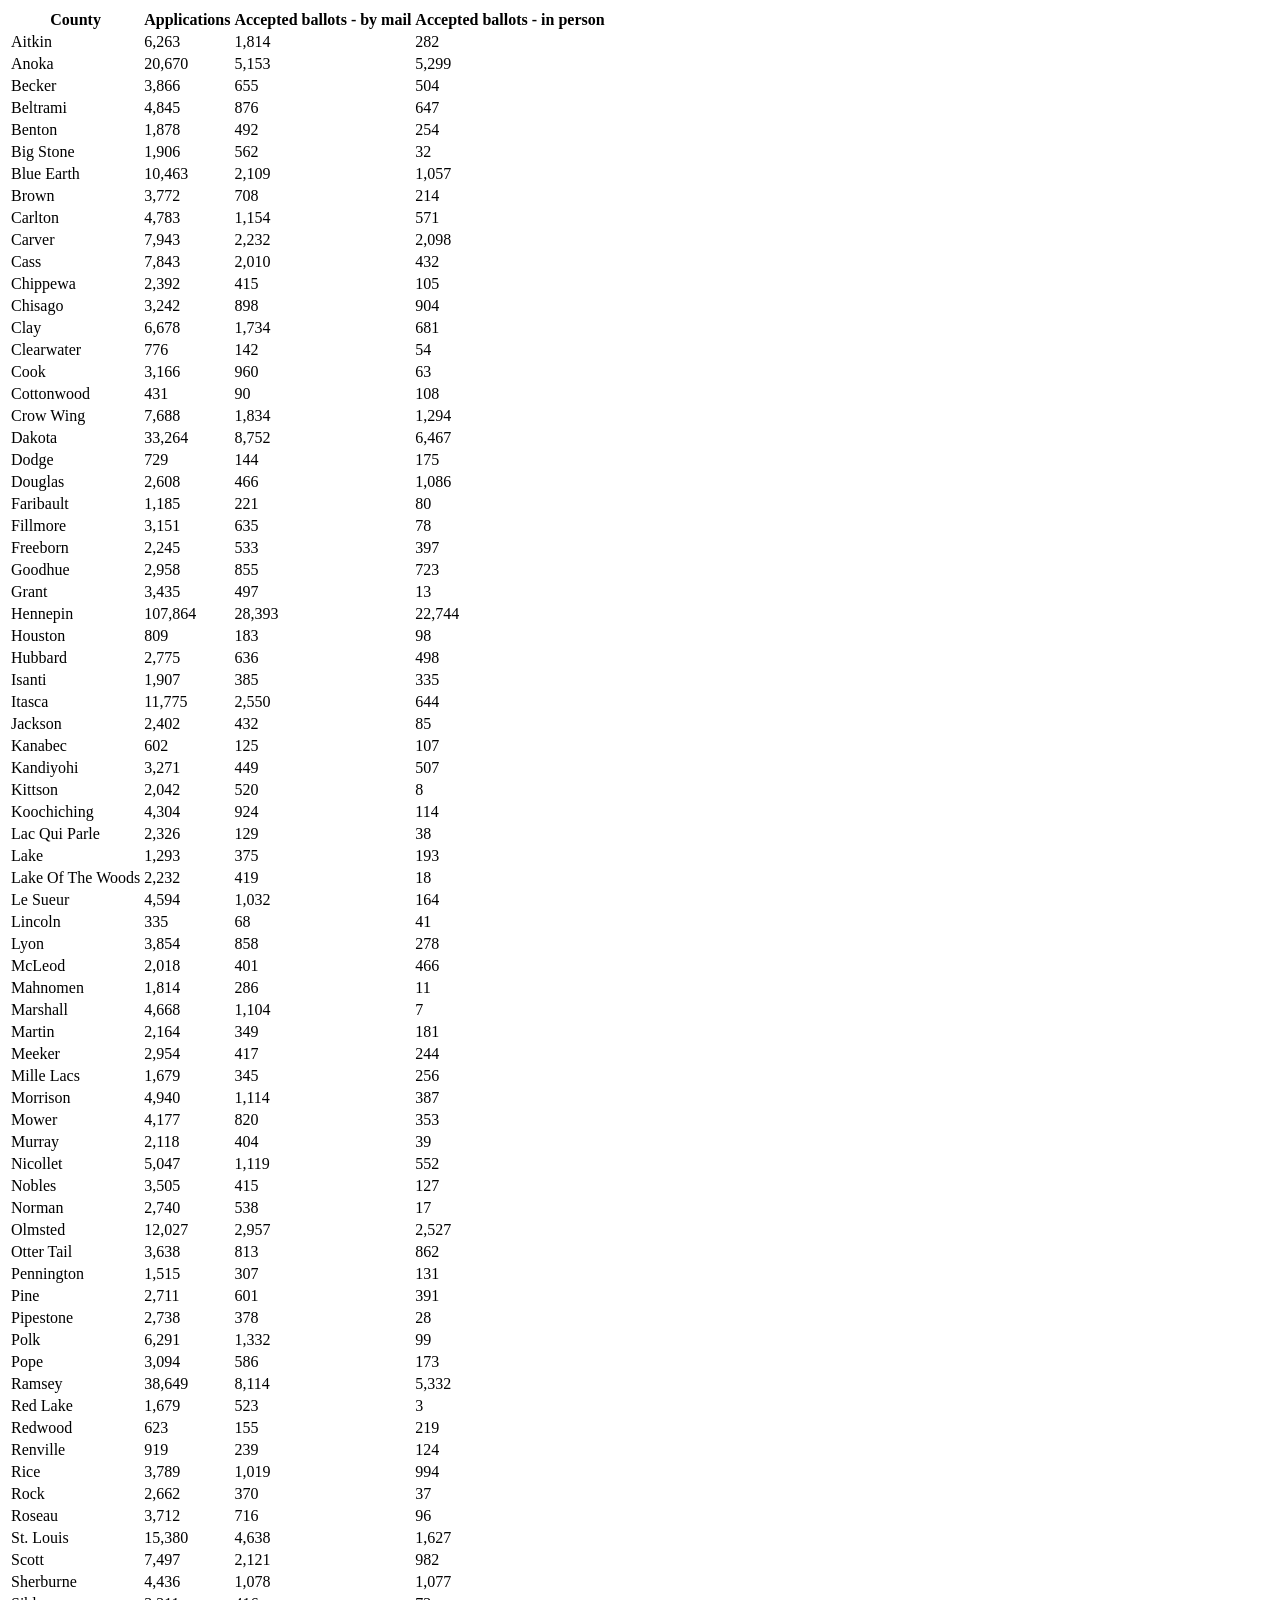
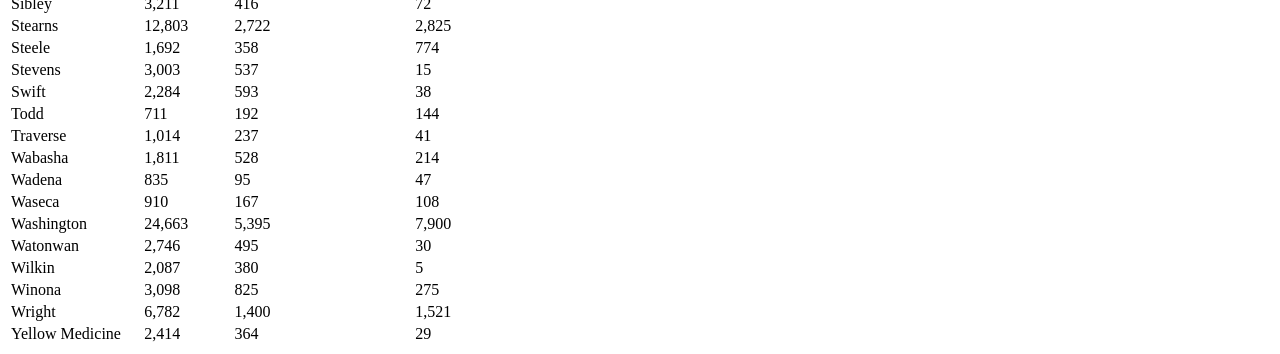
<file: data/manual/MN-2026-10-16.html>
<html><body><table><tr><th>County</th><th>Applications</th><th>Accepted ballots - by mail</th><th>Accepted ballots - in person</th></tr>
<tr><td>Aitkin</td><td>6,263</td><td>1,814</td><td>282</td></tr>
<tr><td>Anoka</td><td>20,670</td><td>5,153</td><td>5,299</td></tr>
<tr><td>Becker</td><td>3,866</td><td>655</td><td>504</td></tr>
<tr><td>Beltrami</td><td>4,845</td><td>876</td><td>647</td></tr>
<tr><td>Benton</td><td>1,878</td><td>492</td><td>254</td></tr>
<tr><td>Big Stone</td><td>1,906</td><td>562</td><td>32</td></tr>
<tr><td>Blue Earth</td><td>10,463</td><td>2,109</td><td>1,057</td></tr>
<tr><td>Brown</td><td>3,772</td><td>708</td><td>214</td></tr>
<tr><td>Carlton</td><td>4,783</td><td>1,154</td><td>571</td></tr>
<tr><td>Carver</td><td>7,943</td><td>2,232</td><td>2,098</td></tr>
<tr><td>Cass</td><td>7,843</td><td>2,010</td><td>432</td></tr>
<tr><td>Chippewa</td><td>2,392</td><td>415</td><td>105</td></tr>
<tr><td>Chisago</td><td>3,242</td><td>898</td><td>904</td></tr>
<tr><td>Clay</td><td>6,678</td><td>1,734</td><td>681</td></tr>
<tr><td>Clearwater</td><td>776</td><td>142</td><td>54</td></tr>
<tr><td>Cook</td><td>3,166</td><td>960</td><td>63</td></tr>
<tr><td>Cottonwood</td><td>431</td><td>90</td><td>108</td></tr>
<tr><td>Crow Wing</td><td>7,688</td><td>1,834</td><td>1,294</td></tr>
<tr><td>Dakota</td><td>33,264</td><td>8,752</td><td>6,467</td></tr>
<tr><td>Dodge</td><td>729</td><td>144</td><td>175</td></tr>
<tr><td>Douglas</td><td>2,608</td><td>466</td><td>1,086</td></tr>
<tr><td>Faribault</td><td>1,185</td><td>221</td><td>80</td></tr>
<tr><td>Fillmore</td><td>3,151</td><td>635</td><td>78</td></tr>
<tr><td>Freeborn</td><td>2,245</td><td>533</td><td>397</td></tr>
<tr><td>Goodhue</td><td>2,958</td><td>855</td><td>723</td></tr>
<tr><td>Grant</td><td>3,435</td><td>497</td><td>13</td></tr>
<tr><td>Hennepin</td><td>107,864</td><td>28,393</td><td>22,744</td></tr>
<tr><td>Houston</td><td>809</td><td>183</td><td>98</td></tr>
<tr><td>Hubbard</td><td>2,775</td><td>636</td><td>498</td></tr>
<tr><td>Isanti</td><td>1,907</td><td>385</td><td>335</td></tr>
<tr><td>Itasca</td><td>11,775</td><td>2,550</td><td>644</td></tr>
<tr><td>Jackson</td><td>2,402</td><td>432</td><td>85</td></tr>
<tr><td>Kanabec</td><td>602</td><td>125</td><td>107</td></tr>
<tr><td>Kandiyohi</td><td>3,271</td><td>449</td><td>507</td></tr>
<tr><td>Kittson</td><td>2,042</td><td>520</td><td>8</td></tr>
<tr><td>Koochiching</td><td>4,304</td><td>924</td><td>114</td></tr>
<tr><td>Lac Qui Parle</td><td>2,326</td><td>129</td><td>38</td></tr>
<tr><td>Lake</td><td>1,293</td><td>375</td><td>193</td></tr>
<tr><td>Lake Of The Woods</td><td>2,232</td><td>419</td><td>18</td></tr>
<tr><td>Le Sueur</td><td>4,594</td><td>1,032</td><td>164</td></tr>
<tr><td>Lincoln</td><td>335</td><td>68</td><td>41</td></tr>
<tr><td>Lyon</td><td>3,854</td><td>858</td><td>278</td></tr>
<tr><td>McLeod</td><td>2,018</td><td>401</td><td>466</td></tr>
<tr><td>Mahnomen</td><td>1,814</td><td>286</td><td>11</td></tr>
<tr><td>Marshall</td><td>4,668</td><td>1,104</td><td>7</td></tr>
<tr><td>Martin</td><td>2,164</td><td>349</td><td>181</td></tr>
<tr><td>Meeker</td><td>2,954</td><td>417</td><td>244</td></tr>
<tr><td>Mille Lacs</td><td>1,679</td><td>345</td><td>256</td></tr>
<tr><td>Morrison</td><td>4,940</td><td>1,114</td><td>387</td></tr>
<tr><td>Mower</td><td>4,177</td><td>820</td><td>353</td></tr>
<tr><td>Murray</td><td>2,118</td><td>404</td><td>39</td></tr>
<tr><td>Nicollet</td><td>5,047</td><td>1,119</td><td>552</td></tr>
<tr><td>Nobles</td><td>3,505</td><td>415</td><td>127</td></tr>
<tr><td>Norman</td><td>2,740</td><td>538</td><td>17</td></tr>
<tr><td>Olmsted</td><td>12,027</td><td>2,957</td><td>2,527</td></tr>
<tr><td>Otter Tail</td><td>3,638</td><td>813</td><td>862</td></tr>
<tr><td>Pennington</td><td>1,515</td><td>307</td><td>131</td></tr>
<tr><td>Pine</td><td>2,711</td><td>601</td><td>391</td></tr>
<tr><td>Pipestone</td><td>2,738</td><td>378</td><td>28</td></tr>
<tr><td>Polk</td><td>6,291</td><td>1,332</td><td>99</td></tr>
<tr><td>Pope</td><td>3,094</td><td>586</td><td>173</td></tr>
<tr><td>Ramsey</td><td>38,649</td><td>8,114</td><td>5,332</td></tr>
<tr><td>Red Lake</td><td>1,679</td><td>523</td><td>3</td></tr>
<tr><td>Redwood</td><td>623</td><td>155</td><td>219</td></tr>
<tr><td>Renville</td><td>919</td><td>239</td><td>124</td></tr>
<tr><td>Rice</td><td>3,789</td><td>1,019</td><td>994</td></tr>
<tr><td>Rock</td><td>2,662</td><td>370</td><td>37</td></tr>
<tr><td>Roseau</td><td>3,712</td><td>716</td><td>96</td></tr>
<tr><td>St. Louis</td><td>15,380</td><td>4,638</td><td>1,627</td></tr>
<tr><td>Scott</td><td>7,497</td><td>2,121</td><td>982</td></tr>
<tr><td>Sherburne</td><td>4,436</td><td>1,078</td><td>1,077</td></tr>
<tr><td>Sibley</td><td>3,211</td><td>416</td><td>72</td></tr>
<tr><td>Stearns</td><td>12,803</td><td>2,722</td><td>2,825</td></tr>
<tr><td>Steele</td><td>1,692</td><td>358</td><td>774</td></tr>
<tr><td>Stevens</td><td>3,003</td><td>537</td><td>15</td></tr>
<tr><td>Swift</td><td>2,284</td><td>593</td><td>38</td></tr>
<tr><td>Todd</td><td>711</td><td>192</td><td>144</td></tr>
<tr><td>Traverse</td><td>1,014</td><td>237</td><td>41</td></tr>
<tr><td>Wabasha</td><td>1,811</td><td>528</td><td>214</td></tr>
<tr><td>Wadena</td><td>835</td><td>95</td><td>47</td></tr>
<tr><td>Waseca</td><td>910</td><td>167</td><td>108</td></tr>
<tr><td>Washington</td><td>24,663</td><td>5,395</td><td>7,900</td></tr>
<tr><td>Watonwan</td><td>2,746</td><td>495</td><td>30</td></tr>
<tr><td>Wilkin</td><td>2,087</td><td>380</td><td>5</td></tr>
<tr><td>Winona</td><td>3,098</td><td>825</td><td>275</td></tr>
<tr><td>Wright</td><td>6,782</td><td>1,400</td><td>1,521</td></tr>
<tr><td>Yellow Medicine</td><td>2,414</td><td>364</td><td>29</td></tr>
</table></body></html>
</file>
